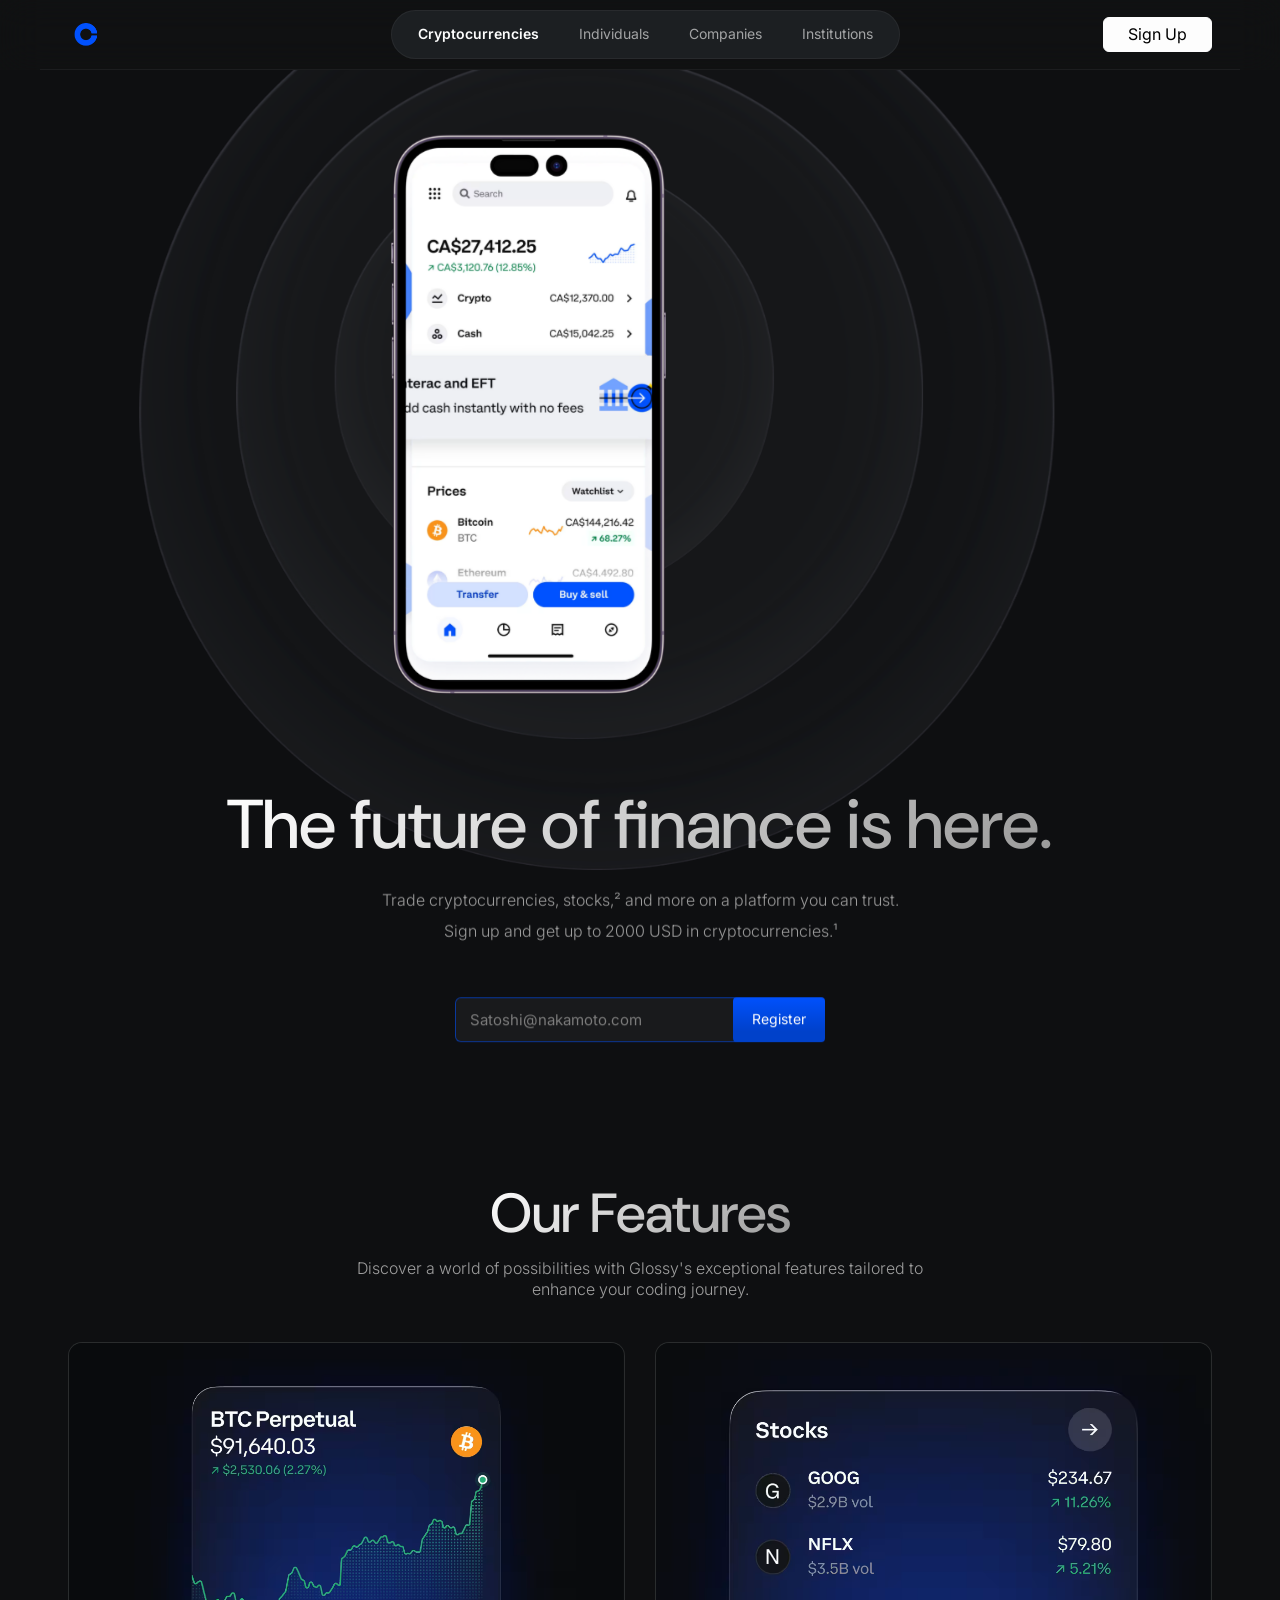
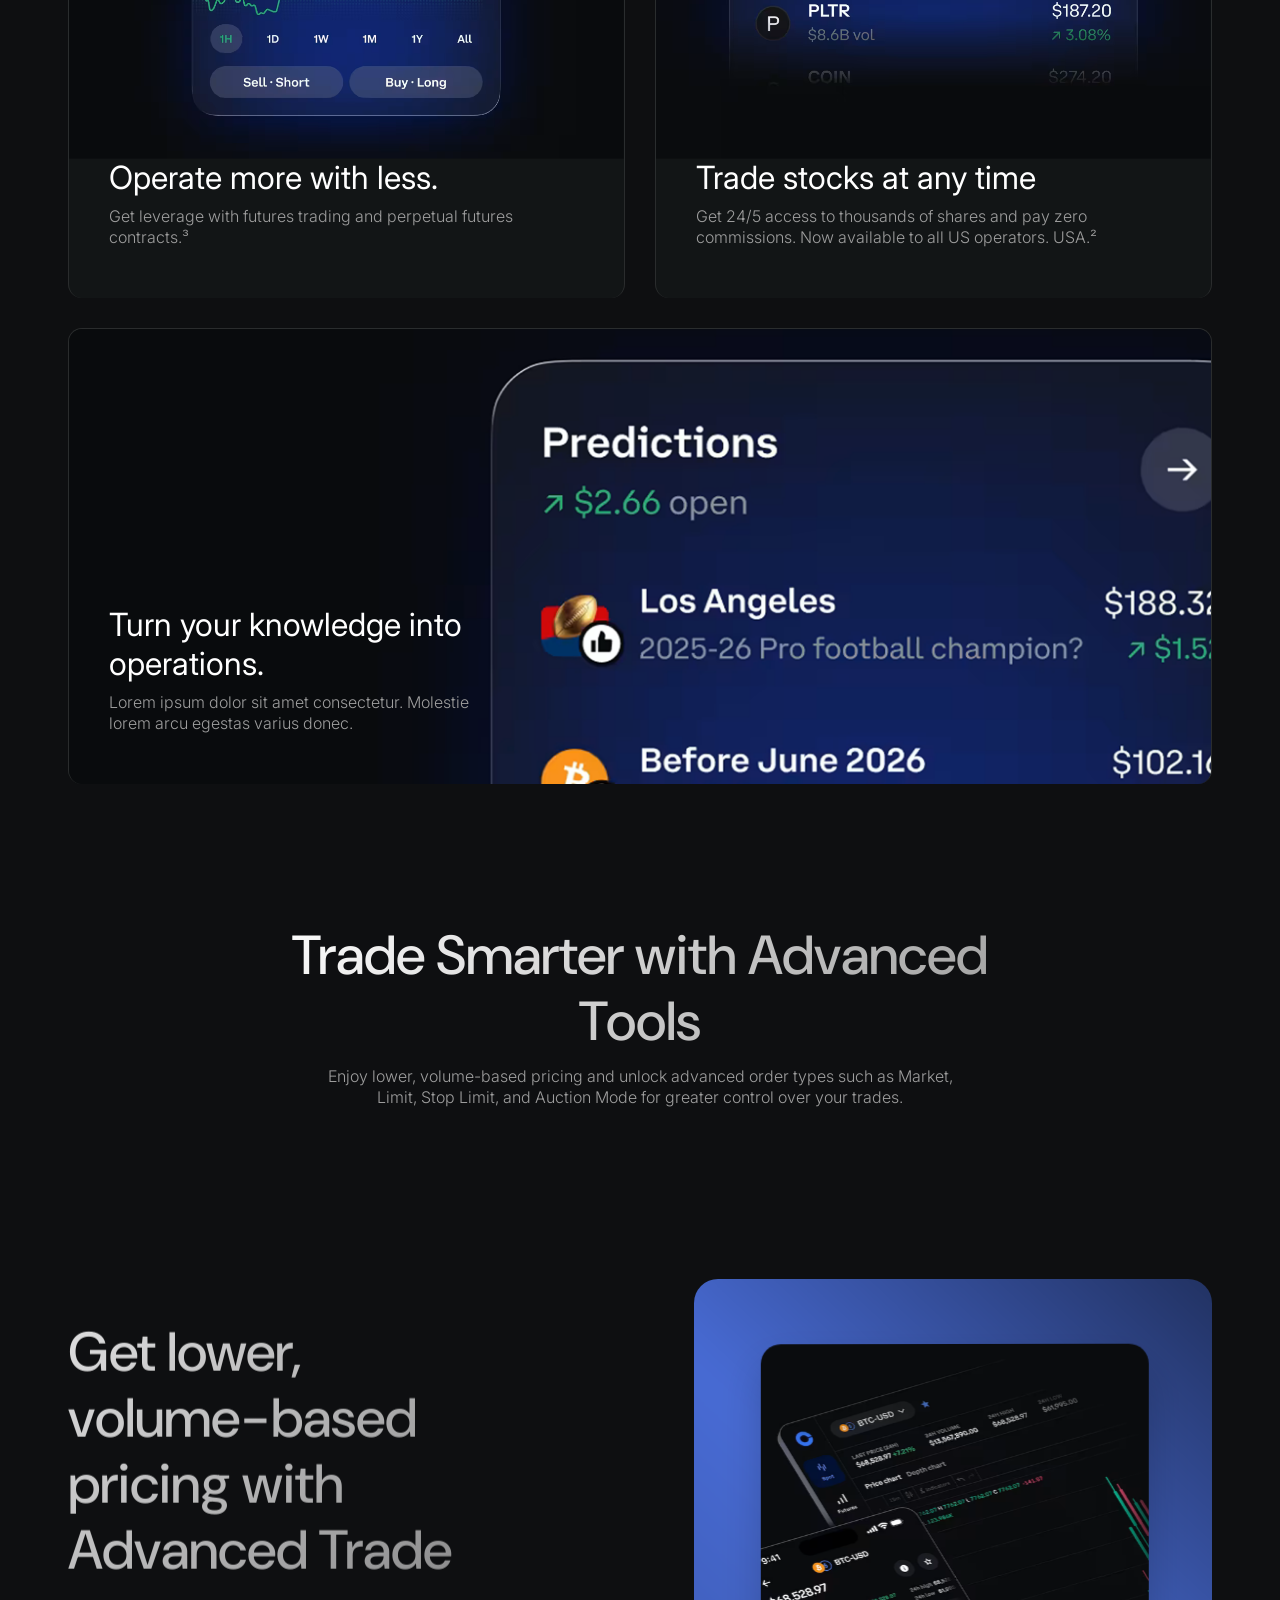
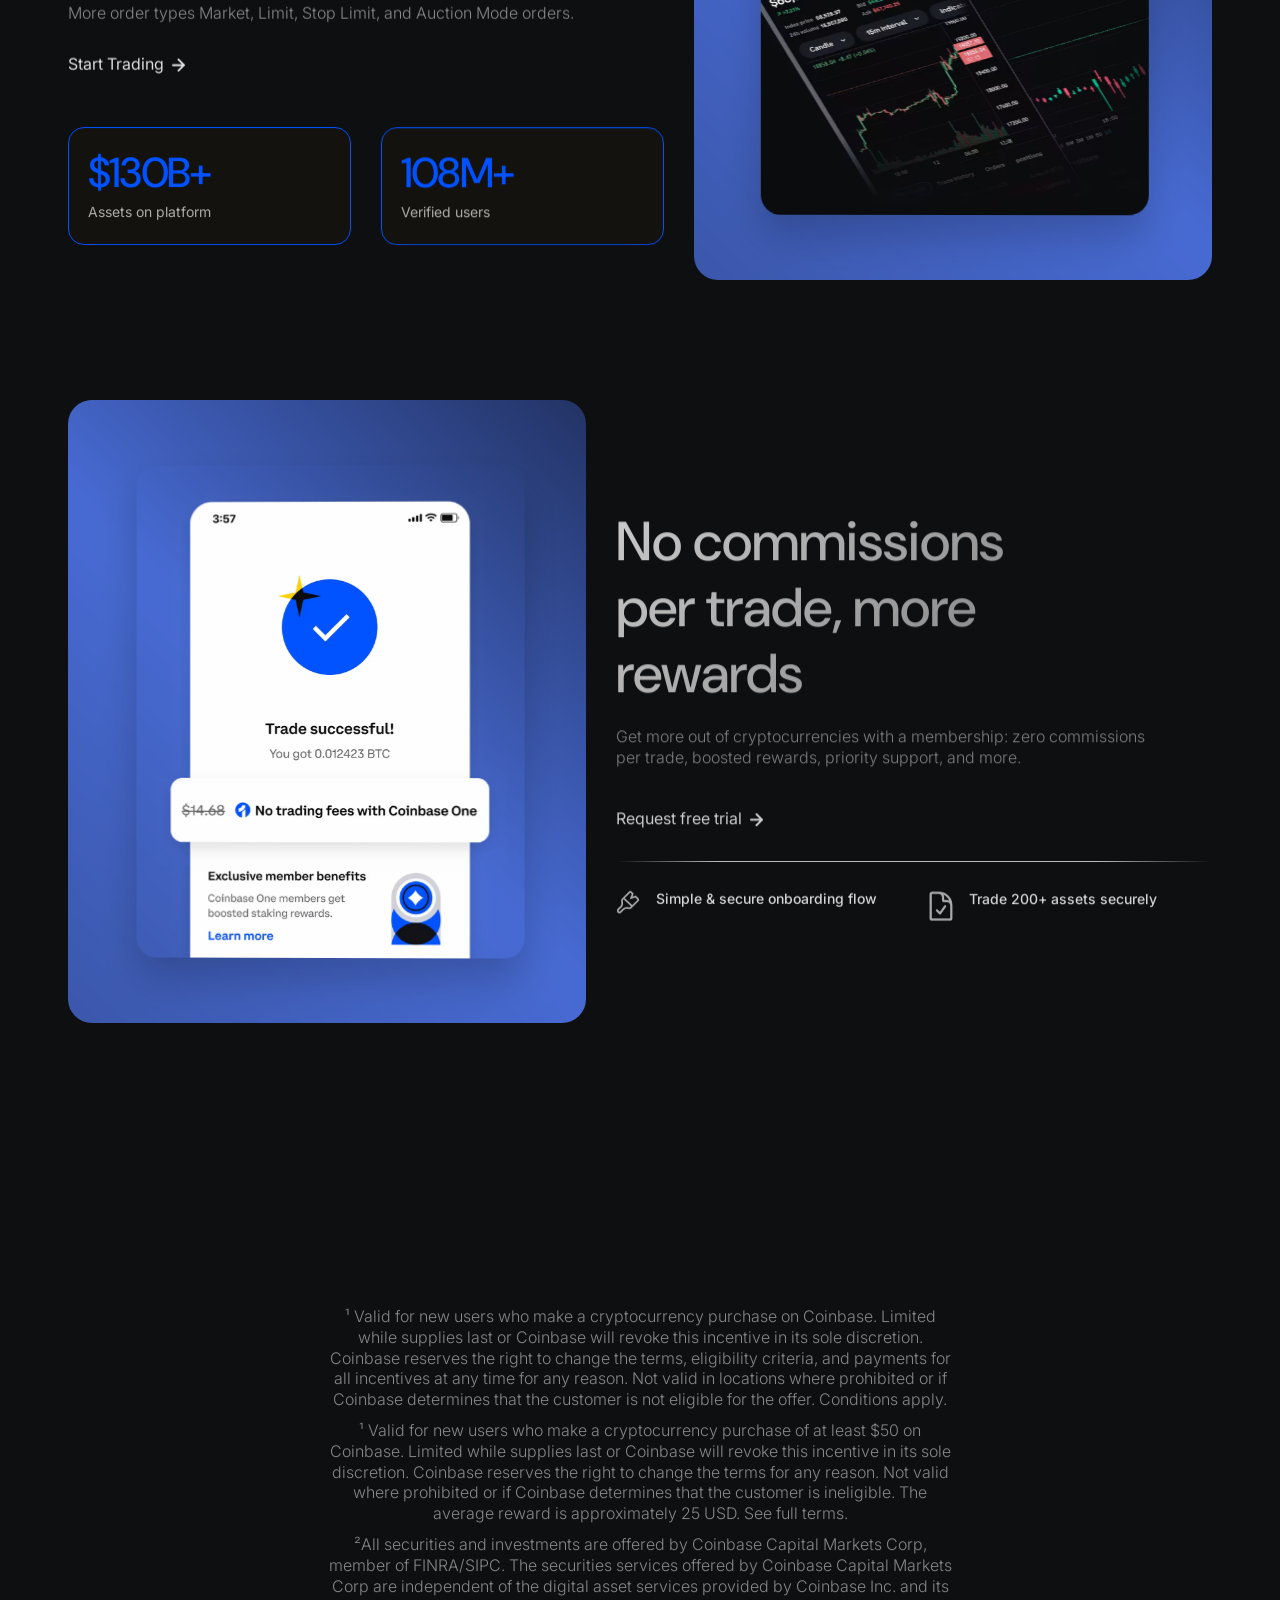
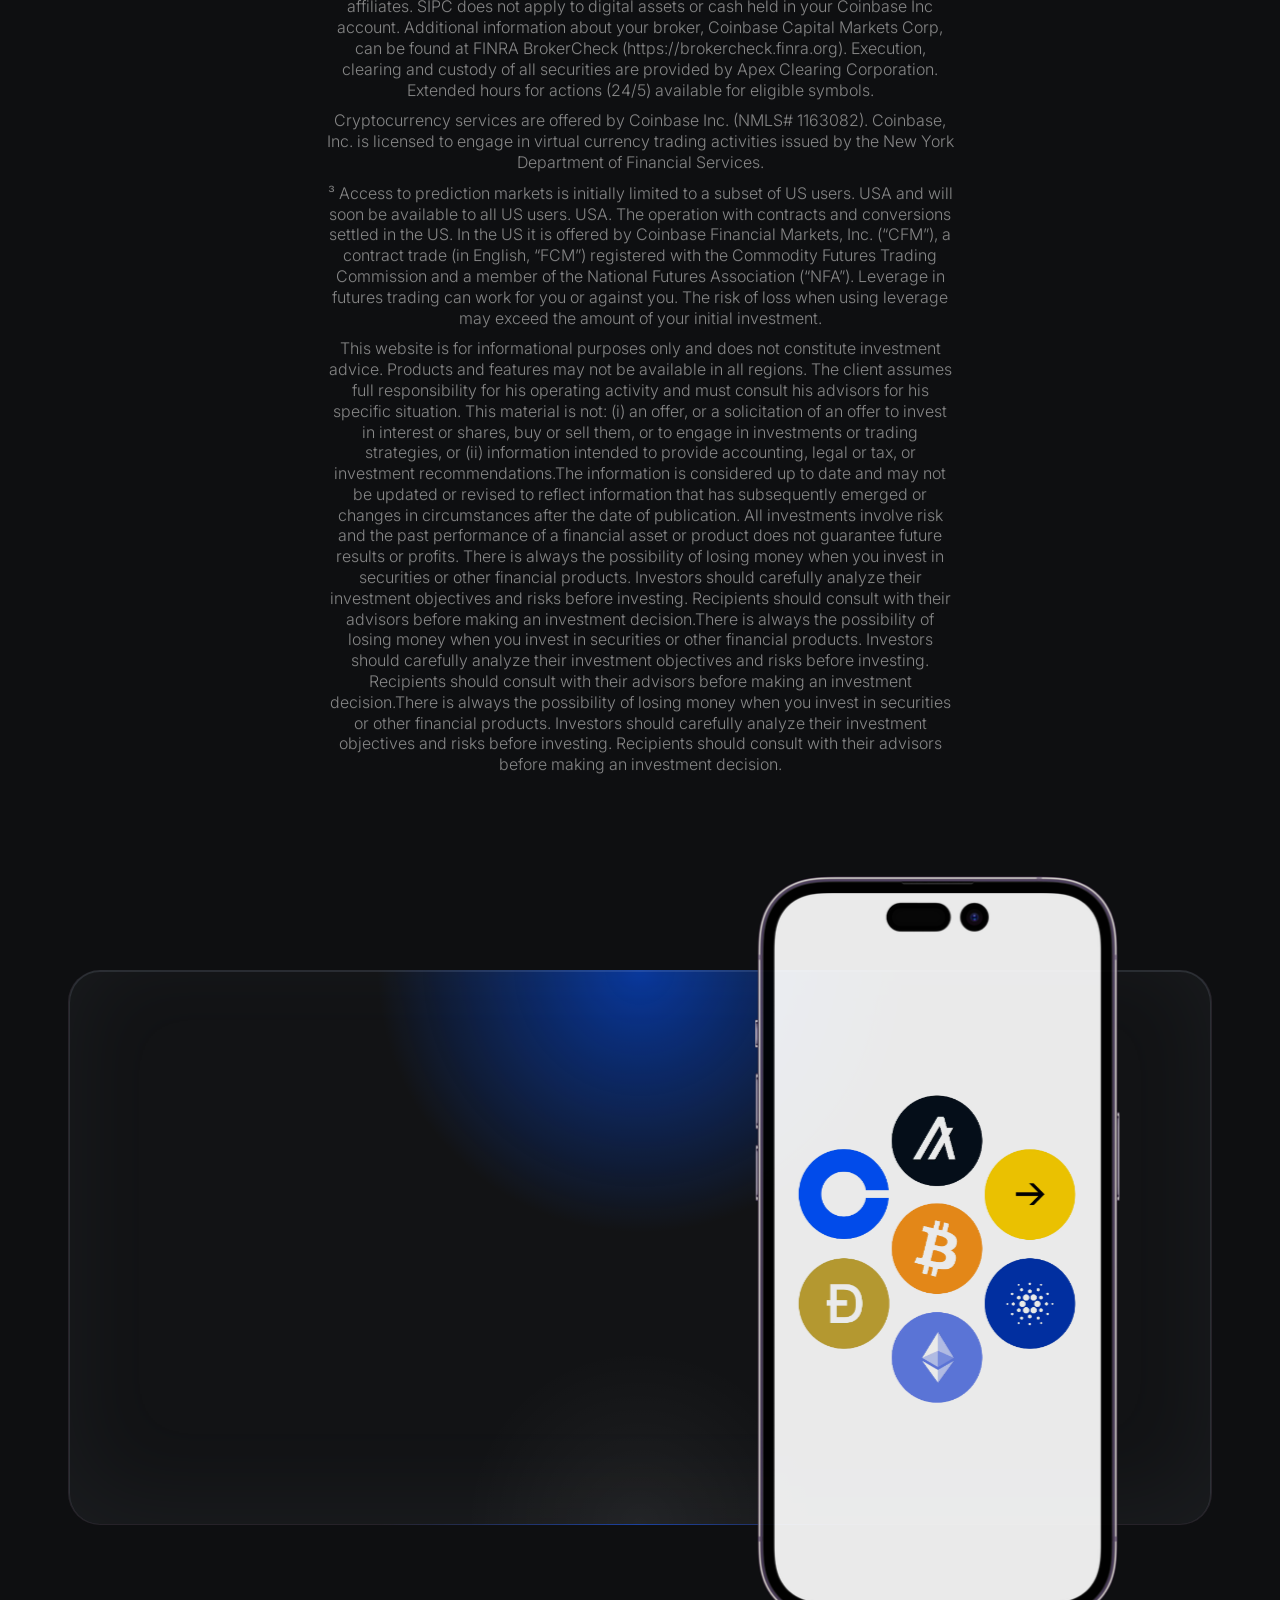
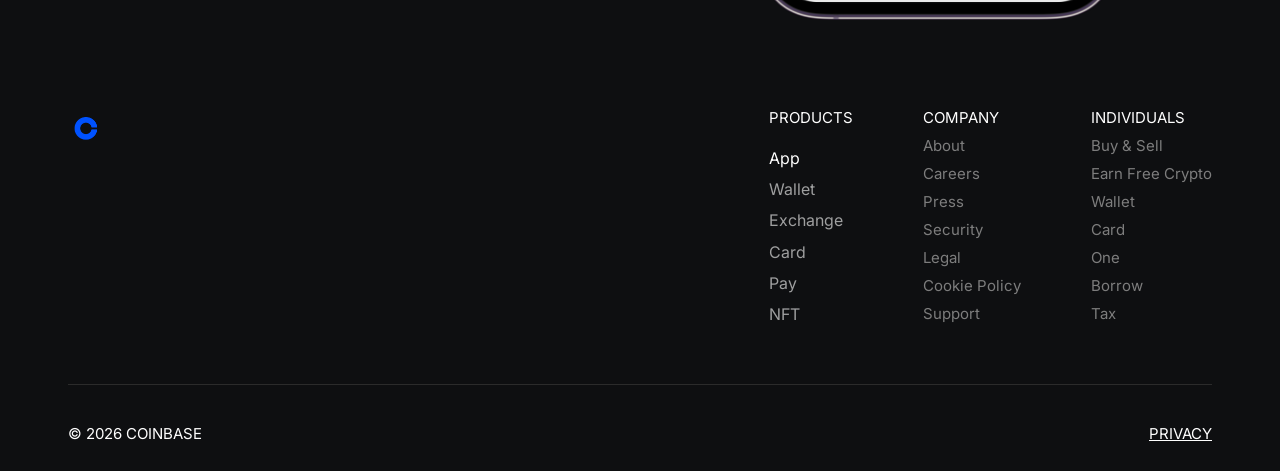
<file: index.html>
<!DOCTYPE html>
<html data-wf-domain="ovo-labyrinth.webflow.io" data-wf-page="66310c979862bf126bda491e"
  data-wf-site="66310c979862bf126bda48f8" lang="en">

<head>
  <meta charset="utf-8">
  <title>Coinbase Canada - Buy &amp; Sell Bitcoin, Ethereum, and more, Securely</title>
  <meta
    content="Coinbase Canada is a secure online platform for buying, selling, transferring, and storing cryptocurrency."
    name="description">
  <meta content="Coinbase Canada - Buy &amp; Sell Bitcoin, Ethereum, and more, Securely" property="og:title">
  <meta
    content="Coinbase Canada is a secure online platform for buying, selling, transferring, and storing cryptocurrency."
    property="og:description">
  <meta
    content="./cdn.prod.website-files.com/66310c979862bf126bda48f8/6638946e0aae6142f4ac9971_Preview%20Image.webp"
    property="og:image">
  <meta content="Coinbase Canada - Buy &amp; Sell Bitcoin, Ethereum, and more, Securely" property="twitter:title">
  <meta
    content="Coinbase Canada is a secure online platform for buying, selling, transferring, and storing cryptocurrency."
    property="twitter:description">
  
  <meta property="og:type" content="website">
  <meta content="summary_large_image" name="twitter:card">
  <meta content="width=device-width, initial-scale=1" name="viewport">
  <meta content="Webflow" name="generator">
  <link href="./assets-global.website-files.com/66310c979862bf126bda48f8/css/base.css"
    rel="stylesheet" type="text/css">
  <link href="https://fonts.googleapis.com" rel="preconnect">
  <link href="https://fonts.gstatic.com" rel="preconnect" crossorigin="anonymous">
  <script src="./ajax.googleapis.com/ajax/libs/webfont/1.6.26/webfont.js" type="text/javascript"></script>
  <script type="text/javascript">
    WebFont.load({
      google: {
        families: ["Lato:100,100italic,300,300italic,400,400italic,700,700italic,900,900italic",
          "Inter:100,200,300,regular,500,600,700,800,900",
          "DM Sans:100,200,300,regular,500,600,700,800,900,100italic,200italic,300italic,italic,500italic,600italic,700italic,800italic,900italic"
        ]
      }
    });
  </script>
  <script type="text/javascript">
    ! function (o, c) {
      var n = c.documentElement,
        t = " w-mod-";
      n.className += t + "js", ("ontouchstart" in o || o.DocumentTouch && c instanceof DocumentTouch) && (n.className +=
        t + "touch")
    }(window, document);
  </script>
  <link href="./cdn.prod.website-files.com/66310c979862bf126bda48f8/login-Logo.png"
    rel="shortcut icon" type="image/x-icon">
  <link href="./cdn.prod.website-files.com/66310c979862bf126bda48f8/login-Logo.png"
    rel="apple-touch-icon">
 
</head>

<body>
  <div data-animation="default" data-collapse="medium" data-duration="400" data-easing="ease" data-easing2="ease"
    role="banner" class="navbar w-nav">
    <div class="container navbar-container">
      <div class="navbar-holder">
        <div class="navbar-container">
          <div class="brand-holder"><a href="./index.html" aria-current="page"
              class="brand w-nav-brand w--current"><img
                src="./cdn.prod.website-files.com/66310c979862bf126bda48f8/image logo.png"
                loading="lazy" alt="" class="brand-image"></a></div>
         <nav role="navigation" class="nav-menu w-nav-menu">
    <div class="nav-menu-link-holder">
        <div class="nav-menu-link-container">
            <div class="nav-links">
                <a
                    href="#"
                    aria-current="page"
                    class="nav-link w-nav-link w--current">Cryptocurrencies</a>
                <a href="#" class="nav-link w-nav-link">Individuals</a>
                
                    <a href="#" class="nav-link w-nav-link">Companies</a>
                    <a href="#" class="nav-link w-nav-link">Institutions</a>
                </div>
            </div>
        </div>
    </nav>
        
          <div class="menu-cart-holder">
            <div class="menu-button w-nav-button">
              <div class="w-icon-nav-menu"></div>
            </div>
            <div class="nav-menu-button-holder">
              <a href="./sign-up.html" class="button navbar-button w-button">Sign Up</a>
            </div>
          </div>
        </div>
      </div>
    </div>
  </div>
  <div class="section hero-section">
    <div class="container">
      <div class="home-v3-hero-section">
        <div class="hero-v3-app">
          <div
            style="-webkit-transform:translate3d(0, 30px, 0) scale3d(1, 1, 1) rotateX(0) rotateY(0) rotateZ(0) skew(0, 0);-moz-transform:translate3d(0, 30px, 0) scale3d(1, 1, 1) rotateX(0) rotateY(0) rotateZ(0) skew(0, 0);-ms-transform:translate3d(0, 30px, 0) scale3d(1, 1, 1) rotateX(0) rotateY(0) rotateZ(0) skew(0, 0);transform:translate3d(0, 30px, 0) scale3d(1, 1, 1) rotateX(0) rotateY(0) rotateZ(0) skew(0, 0);opacity:0"
            class="animate-on-load-01">
            <div class="hero-section-app-container">
              <div class="hero-section-phone-holder"><img
                  src="./cdn.prod.website-files.com/66310c979862bf126bda48f8/6631184ca9d07f41b2b343f7_Apple%20Iphone%2014%20pro.png"
                  loading="lazy" alt="" class="hero-section-phone-image">
                <div class="hero-section-phone-screenshot-holder"><img
                    src="./cdn.prod.website-files.com/66310c979862bf126bda48f8/image 14.png"
                    loading="lazy"
                    sizes="(max-width: 767px) 38vw, (max-width: 991px) 23vw, (max-width: 1439px) 21vw, 247.109375px"
                    srcset="./assets-global.website-files.com/66310c979862bf126bda48f8/image 14.png 500w, ./assets-global.website-files.com/66310c979862bf126bda48f8/image 14.png 800w, ./assets-global.website-files.com/66310c979862bf126bda48f8/image 14.png 1080w, ./assets-global.website-files.com/image 14.png 1179w"
                    alt="" class="hero-section-phone-screenshot-image"></div>
              </div>
              
            </div>
          </div>
        </div>
        <div class="hero-circles-wrapper-v3">
          <div class="hero-circle-wrapper _01 center-circle"><img
              src="./cdn.prod.website-files.com/66310c979862bf126bda48f8/66323946479383a9be51e7f1_Full%20Elipse.png"
              loading="lazy"
              style="-webkit-transform:translate3d(0, 140px, 0) scale3d(0, 0, 1) rotateX(0) rotateY(0) rotateZ(0) skew(0, 0);-moz-transform:translate3d(0, 140px, 0) scale3d(0, 0, 1) rotateX(0) rotateY(0) rotateZ(0) skew(0, 0);-ms-transform:translate3d(0, 140px, 0) scale3d(0, 0, 1) rotateX(0) rotateY(0) rotateZ(0) skew(0, 0);transform:translate3d(0, 140px, 0) scale3d(0, 0, 1) rotateX(0) rotateY(0) rotateZ(0) skew(0, 0);filter:blur(20px);opacity:0"
              sizes="(max-width: 479px) 54vw, (max-width: 991px) 36vw, (max-width: 1439px) 37vw, 439.28125px" alt=""
              srcset="./assets-global.website-files.com/66310c979862bf126bda48f8/66323946479383a9be51e7f1_Full%20Elipse-p-500.png 500w, ./assets-global.website-files.com/66310c979862bf126bda48f8/66323946479383a9be51e7f1_Full%20Elipse-p-800.png 800w, ./assets-global.website-files.com/66310c979862bf126bda48f8/66323946479383a9be51e7f1_Full%20Elipse-p-1080.png 1080w, ./assets-global.website-files.com/66310c979862bf126bda48f8/66323946479383a9be51e7f1_Full%20Elipse.png 1584w"
              class="hero-circle"></div>
          <div class="w-layout-vflex hero-circle-wrapper _02 center-circle"><img
              src="./cdn.prod.website-files.com/66310c979862bf126bda48f8/66323946479383a9be51e7f1_Full%20Elipse.png"
              loading="lazy"
              style="-webkit-transform:translate3d(0, 213px, 0) scale3d(0, 0, 1) rotateX(0) rotateY(0) rotateZ(0) skew(0, 0);-moz-transform:translate3d(0, 213px, 0) scale3d(0, 0, 1) rotateX(0) rotateY(0) rotateZ(0) skew(0, 0);-ms-transform:translate3d(0, 213px, 0) scale3d(0, 0, 1) rotateX(0) rotateY(0) rotateZ(0) skew(0, 0);transform:translate3d(0, 213px, 0) scale3d(0, 0, 1) rotateX(0) rotateY(0) rotateZ(0) skew(0, 0);opacity:0;filter:blur(20px)"
              sizes="(max-width: 479px) 85vw, (max-width: 767px) 56vw, (max-width: 1439px) 57vw, 686.390625px" alt=""
              srcset="./assets-global.website-files.com/66310c979862bf126bda48f8/66323946479383a9be51e7f1_Full%20Elipse-p-500.png 500w, ./assets-global.website-files.com/66310c979862bf126bda48f8/66323946479383a9be51e7f1_Full%20Elipse-p-800.png 800w, ./assets-global.website-files.com/66310c979862bf126bda48f8/66323946479383a9be51e7f1_Full%20Elipse-p-1080.png 1080w, ./assets-global.website-files.com/66310c979862bf126bda48f8/66323946479383a9be51e7f1_Full%20Elipse.png 1584w"
              class="hero-circle-02"></div>
          <div class="hero-circle-wrapper _03 center-circle"><img
              src="./cdn.prod.website-files.com/66310c979862bf126bda48f8/66323946479383a9be51e7f1_Full%20Elipse.png"
              loading="lazy"
              style="-webkit-transform:translate3d(0, 280px, 0) scale3d(0, 0, 1) rotateX(0) rotateY(0) rotateZ(0) skew(0, 0);-moz-transform:translate3d(0, 280px, 0) scale3d(0, 0, 1) rotateX(0) rotateY(0) rotateZ(0) skew(0, 0);-ms-transform:translate3d(0, 280px, 0) scale3d(0, 0, 1) rotateX(0) rotateY(0) rotateZ(0) skew(0, 0);transform:translate3d(0, 280px, 0) scale3d(0, 0, 1) rotateX(0) rotateY(0) rotateZ(0) skew(0, 0);filter:blur(20px);opacity:0"
              sizes="(max-width: 479px) 100vw, (max-width: 767px) 74vw, (max-width: 991px) 75vw, (max-width: 1439px) 76vw, 915.1875px"
              alt=""
              srcset="./assets-global.website-files.com/66310c979862bf126bda48f8/66323946479383a9be51e7f1_Full%20Elipse-p-500.png 500w, ./assets-global.website-files.com/66310c979862bf126bda48f8/66323946479383a9be51e7f1_Full%20Elipse-p-800.png 800w, ./assets-global.website-files.com/66310c979862bf126bda48f8/66323946479383a9be51e7f1_Full%20Elipse-p-1080.png 1080w, ./assets-global.website-files.com/66310c979862bf126bda48f8/66323946479383a9be51e7f1_Full%20Elipse.png 1584w"
              class="hero-circle-03"></div>
        </div>
      </div>
      <div class="hero-section-center-holder">
        <div
          style="-webkit-transform:translate3d(0, 30px, 0) scale3d(1, 1, 1) rotateX(0) rotateY(0) rotateZ(0) skew(0, 0);-moz-transform:translate3d(0, 30px, 0) scale3d(1, 1, 1) rotateX(0) rotateY(0) rotateZ(0) skew(0, 0);-ms-transform:translate3d(0, 30px, 0) scale3d(1, 1, 1) rotateX(0) rotateY(0) rotateZ(0) skew(0, 0);transform:translate3d(0, 30px, 0) scale3d(1, 1, 1) rotateX(0) rotateY(0) rotateZ(0) skew(0, 0);opacity:0"
          class="animate-on-load-02">
          <div class="hero-center-text">
            <h1 class="fading-title">The future of finance is here.</h1>
          </div>
        </div>
        <div
          style="opacity:0;-webkit-transform:translate3d(0, 30px, 0) scale3d(1, 1, 1) rotateX(0) rotateY(0) rotateZ(0) skew(0, 0);-moz-transform:translate3d(0, 30px, 0) scale3d(1, 1, 1) rotateX(0) rotateY(0) rotateZ(0) skew(0, 0);-ms-transform:translate3d(0, 30px, 0) scale3d(1, 1, 1) rotateX(0) rotateY(0) rotateZ(0) skew(0, 0);transform:translate3d(0, 30px, 0) scale3d(1, 1, 1) rotateX(0) rotateY(0) rotateZ(0) skew(0, 0)"
          class="animate-on-load-03">
          <div class="center-hero-paragraph-holder">
            <p>
              Trade cryptocurrencies, stocks,² and more on a platform you can trust. 
            </p>

            <p>Sign up and get up to 2000 USD in cryptocurrencies.¹</p>
          </div>
        </div>
        <div
          style="-webkit-transform:translate3d(0, 30px, 0) scale3d(1, 1, 1) rotateX(0) rotateY(0) rotateZ(0) skew(0, 0);-moz-transform:translate3d(0, 30px, 0) scale3d(1, 1, 1) rotateX(0) rotateY(0) rotateZ(0) skew(0, 0);-ms-transform:translate3d(0, 30px, 0) scale3d(1, 1, 1) rotateX(0) rotateY(0) rotateZ(0) skew(0, 0);transform:translate3d(0, 30px, 0) scale3d(1, 1, 1) rotateX(0) rotateY(0) rotateZ(0) skew(0, 0);opacity:0"
          class="animate-on-load-04">
          <div class="form-block hero-form w-form">
            <form id="earlyForm" class="form-holder">
            <div class="form">
              <input
                class="text-field w-input"
                maxlength="256"
                name="email"
                placeholder="Satoshi@nakamoto.com"
                type="email"
                id="emailInput"
                required
              >

              <input
                type="submit"
                class="submit-button w-button"
                value="Register"
              >
            </div>
          </form>
            
          </div>
        </div>
      </div>
    </div>
  </div>
 
  <div class="section">
    <div class="container">
      <div class="section-center-text">
        <div class="section-title">
          <div class="fade-in-on-scroll">
            <h2 class="fading-title">Our Features</h2>
          </div>
        </div>
        <div class="section-paragraph">
          <div class="fade-in-on-scroll">
            <p>Discover a world of possibilities with Glossy's exceptional features tailored to enhance your coding
              journey.</p>
          </div>
        </div>
      </div>
      <div class="bento-grid-holder">
        <div class="w-layout-grid bento-grid-02">
          <div class="bento-grid-container">
            <div class="bento-grid-image-holder"><img
                src="./cdn.prod.website-files.com/66310c979862bf126bda48f8/image 6.png"
                loading="lazy"
                sizes="(max-width: 479px) 94vw, (max-width: 767px) 92vw, (max-width: 991px) 94vw, (max-width: 1439px) 95vw, 1142px"
                srcset="./assets-global.website-files.com/66310c979862bf126bda48f8/image 6.png 500w, ./assets-global.website-files.com/66310c979862bf126bda48f8/image 6.png 800w, ./assets-global.website-files.com/66310c979862bf126bda48f8/image 6.png 1080w, ./assets-global.website-files.com/66310c979862bf126bda48f8/image 6.png 1140w"
                alt="" class="bento-grid-image"></div>
            <div class="bento-grid-content">
              <div class="bento-grid-heading-02">Operate more with less.</div>
              <p>Get leverage with futures trading and perpetual futures contracts.³</p>
            </div>
          </div>
          <div class="bento-grid-container">
            <div class="bento-grid-image-holder"><img
                src="./cdn.prod.website-files.com/66310c979862bf126bda48f8/image 7.png"
                loading="lazy"
                sizes="(max-width: 479px) 94vw, (max-width: 767px) 92vw, (max-width: 991px) 94vw, (max-width: 1439px) 95vw, 1142px"
                srcset="./assets-global.website-files.com/66310c979862bf126bda48f8/image 7.png 500w, ./assets-global.website-files.com/66310c979862bf126bda48f8/image 7.png 800w, ./assets-global.website-files.com/66310c979862bf126bda48f8/image 7.png 1080w, ./assets-global.website-files.com/66310c979862bf126bda48f8/image 7.png 1140w"
                alt="" class="bento-grid-image"></div>
            <div class="bento-grid-content">
              <div class="bento-grid-heading-02">Trade stocks at any time</div>
              <p>Get 24/5 access to thousands of shares and pay zero commissions. Now available to all US operators. USA.²</p>
            </div>
          </div>
          <div id="w-node-f5d703da-b0f0-84a2-f8d8-44068dcec795-6bda491e" class="bento-grid-container">
            <div class="bento-grid-image-holder"><img
                src="./cdn.prod.website-files.com/66310c979862bf126bda48f8/image 8.png"
                loading="lazy"
                sizes="(max-width: 479px) 94vw, (max-width: 767px) 92vw, (max-width: 991px) 94vw, (max-width: 1439px) 95vw, 1142px"
                srcset="./assets-global.website-files.com/66310c979862bf126bda48f8/image 8.png 500w, ./assets-global.website-files.com/66310c979862bf126bda48f8/image 8.png 800w, ./assets-global.website-files.com/66310c979862bf126bda48f8/image 8.png 1080w, ./assets-global.website-files.com/66310c979862bf126bda48f8/image 8.png 1600w, ./assets-global.website-files.com/66310c979862bf126bda48f8/image 8.png 2000w, ./assets-global.website-files.com/66310c979862bf126bda48f8/image 8.png 2340w"
                alt="" class="bento-grid-image"></div>
            <div class="ease-bento-grid-content-wrapper">
              <div class="bento-grid-content center-about-image">
                <div class="bento-grid-heading-02">Turn your knowledge into operations.</div>
                <p>Lorem ipsum dolor sit amet consectetur. Molestie lorem arcu egestas varius donec.</p>
              </div>
            </div>
          </div>
        </div>
      </div>
    </div>
  </div>
  
  <div class="section">
    <div class="container">
      <div class="section-center-text">
        <div class="section-title l">
          <div class="fade-in-on-scroll">
            <h2 class="fading-title">Trade Smarter with Advanced Tools</h2>
          </div>
        </div>
        <div class="section-paragraph">
          <div class="fade-in-on-scroll">
            <p>Enjoy lower, volume-based pricing and unlock advanced order types such as Market, Limit, Stop Limit, and Auction Mode for greater control over your trades.</p>
          </div>
        </div>
      </div>
      <div class="deploying-app-section-holder">
        <div class="deploying-app-section-container">
          <div class="deploying-app-content">
            <div class="deploying-app-title-holder">
              <h2 class="fading-title">Get lower, volume-based pricing with Advanced Trade</h2>
            </div>
            <div class="deploying-app-paragraph-holder">
              <p>More order types
Market, Limit, Stop Limit, and Auction Mode orders.</p>
            </div>
            <div class="deploying-app-link-holder">
              <a href="https://wa.link/11nu91">Start Trading</a><img
                src="./cdn.prod.website-files.com/643f03b9f767055f60e2cdc8/643f03b9f76705b5b4e2ce06_Arrow.svg"
                loading="lazy" alt="" class="arrow-right">
            </div>
            <div class="stats-holder">
              <div data-w-id="32c0496d-8d2c-291f-6ce3-191184764360" style="opacity:0" class="stats-container">
                <div class="accent-text">$130B+</div>
                <div class="grey-paragraph">Assets on platform</div>
              </div>
              <div data-w-id="32c0496d-8d2c-291f-6ce3-191184764365" style="opacity:0" class="stats-container">
                <div class="accent-text">108M+</div>
                <div class="grey-paragraph">Verified users</div>
              </div>
            </div>
          </div>
          <div id="w-node-_32c0496d-8d2c-291f-6ce3-19118476436a-6bda491e" class="deploying-app-images-holder"><img
              src="./cdn.prod.website-files.com/66310c979862bf126bda48f8/image 11.png"
              loading="lazy" sizes="(max-width: 991px) 100vw, (max-width: 1439px) 60vw, 725.375px"
              srcset="./assets-global.website-files.com/66310c979862bf126bda48f8/image 11.png 500w, ./assets-global.website-files.com/66310c979862bf126bda48f8/image 11.png 800w, ./assets-global.website-files.com/66310c979862bf126bda48f8/image 11.png 1080w, ./assets-global.website-files.com/66310c979862bf126bda48f8/image 11.png 1140w"
              alt="" class="deploying-app-bg">
            <div class="deploying-app-screenshot-holder"><img
                src="./cdn.prod.website-files.com/66310c979862bf126bda48f8/image 9.png"
                loading="eager" alt="" class="deploying-app-screenshot"></div>
          </div>
        </div>
        <div class="deploying-app-section-container second">
          <div id="w-node-_32c0496d-8d2c-291f-6ce3-19118476436f-6bda491e" class="deploying-app-images-holder"><img
              src="./cdn.prod.website-files.com/66310c979862bf126bda48f8/image 11.png"
              loading="lazy" sizes="(max-width: 991px) 100vw, (max-width: 1439px) 60vw, 725.375px"
              srcset="./assets-global.website-files.com/66310c979862bf126bda48f8/image 11.png 500w, ./assets-global.website-files.com/66310c979862bf126bda48f8/image 11.png 800w, ./assets-global.website-files.com/66310c979862bf126bda48f8/image 11.png 1080w, ./assets-global.website-files.com/66310c979862bf126bda48f8/image 11.png 1140w"
              alt="" class="deploying-app-bg">
            <div class="deploying-app-screenshot-holder"><img
                src="./cdn.prod.website-files.com/66310c979862bf126bda48f8/image 12.png"
                loading="eager" alt="" class="deploying-app-screenshot"></div>
          </div>
          <div class="deploying-app-content">
            <div class="deploying-app-title-holder">
              <h2 class="fading-title">No commissions per trade, more rewards</h2>
            </div>
            <div class="deploying-app-paragraph-holder">
              <p>Get more out of cryptocurrencies with a membership: zero commissions per trade, boosted rewards, priority support, and more.</p>
            </div>
            <a href="https://wa.link/11nu91" class="w-inline-block">
              <div class="deploying-app-link-holder">
                <div>Request free trial</div><img
                  src="./cdn.prod.website-files.com/643f03b9f767055f60e2cdc8/643f03b9f76705b5b4e2ce06_Arrow.svg"
                  loading="lazy" alt="" class="arrow-right">
              </div>
            </a>
            <div class="gradient-line"></div>
            <div class="deploying-app-points">
              <div id="w-node-_32c0496d-8d2c-291f-6ce3-191184764381-6bda491e"
                data-w-id="32c0496d-8d2c-291f-6ce3-191184764381" style="opacity:0" class="deploying-app-points-holder">
                <div class="deploying-app-points-icon-holder"><img
                    src="./cdn.prod.website-files.com/66310c979862bf126bda48f8/663114e8d653f5c10a49ab79_Small%20Icon%2001.svg"
                    loading="lazy" alt="" class="deploying-app-points-icon"></div>
                <div class="deploying-app-point"><span class="deploying-color">
                  Simple & secure onboarding flow
                </div>
              </div>
              <div id="w-node-_32c0496d-8d2c-291f-6ce3-191184764388-6bda491e"
                data-w-id="32c0496d-8d2c-291f-6ce3-191184764388" style="opacity:0" class="deploying-app-points-holder">
                <div class="deploying-app-points-icon-holder"><img
                    src="./cdn.prod.website-files.com/66310c979862bf126bda48f8/663114e8d653f5c10a49ab5d_Small%20Icon%2003.svg"
                    loading="lazy" alt="" class="deploying-app-points-icon"></div>
                <div class="deploying-app-point"><span class="deploying-color">Trade 200+ assets securely</div>
              </div>
            </div>
          </div>
        </div>
      </div>
    </div>
  </div>
 
  
  <div class="section">
    <div class="container">
      <div class="section-center-text">
        <div class="section-title xl">
          
        </div>
        <div class="section-paragraph">
          <div class="fade-in-on-scroll">
            <p>¹ Valid for new users who make a cryptocurrency purchase on Coinbase. Limited while supplies last or Coinbase will revoke this incentive in its sole discretion. Coinbase reserves the right to change the terms, eligibility criteria, and payments for all incentives at any time for any reason. Not valid in locations where prohibited or if Coinbase determines that the customer is not eligible for the offer. Conditions apply.</p>

            <p>¹ Valid for new users who make a cryptocurrency purchase of at least $50 on Coinbase. Limited while supplies last or Coinbase will revoke this incentive in its sole discretion. Coinbase reserves the right to change the terms for any reason. Not valid where prohibited or if Coinbase determines that the customer is ineligible. The average reward is approximately 25 USD. See full terms.</p>
            <p>²All securities and investments are offered by Coinbase Capital Markets Corp, member of FINRA/SIPC. The securities services offered by Coinbase Capital Markets Corp are independent of the digital asset services provided by Coinbase Inc. and its affiliates. SIPC does not apply to digital assets or cash held in your Coinbase Inc account. Additional information about your broker, Coinbase Capital Markets Corp, can be found at FINRA BrokerCheck (https://brokercheck.finra.org). Execution, clearing and custody of all securities are provided by Apex Clearing Corporation. Extended hours for actions (24/5) available for eligible symbols.</p>
            <p>Cryptocurrency services are offered by Coinbase Inc. (NMLS# 1163082). Coinbase, Inc. is licensed to engage in virtual currency trading activities issued by the New York Department of Financial Services.</p>
            <p>³ Access to prediction markets is initially limited to a subset of US users. USA and will soon be available to all US users. USA. The operation with contracts and conversions settled in the US. In the US it is offered by Coinbase Financial Markets, Inc. (“CFM”), a contract trade (in English, “FCM”) registered with the Commodity Futures Trading Commission and a member of the National Futures Association (“NFA”). Leverage in futures trading can work for you or against you. The risk of loss when using leverage may exceed the amount of your initial investment.</p>
            <p>This website is for informational purposes only and does not constitute investment advice. Products and features may not be available in all regions. The client assumes full responsibility for his operating activity and must consult his advisors for his specific situation. This material is not: (i) an offer, or a solicitation of an offer to invest in interest or shares, buy or sell them, or to engage in investments or trading strategies, or (ii) information intended to provide accounting, legal or tax, or investment recommendations.The information is considered up to date and may not be updated or revised to reflect information that has subsequently emerged or changes in circumstances after the date of publication. All investments involve risk and the past performance of a financial asset or product does not guarantee future results or profits. There is always the possibility of losing money when you invest in securities or other financial products. Investors should carefully analyze their investment objectives and risks before investing. Recipients should consult with their advisors before making an investment decision.There is always the possibility of losing money when you invest in securities or other financial products. Investors should carefully analyze their investment objectives and risks before investing. Recipients should consult with their advisors before making an investment decision.There is always the possibility of losing money when you invest in securities or other financial products. Investors should carefully analyze their investment objectives and risks before investing. Recipients should consult with their advisors before making an investment decision.</p>
          </div>
        </div>
      </div>
      
    </div>
  </div>
  <div data-w-id="8ed71055-6ae7-5324-a6d4-54fc76e0e2d9" class="section overflow-hidden">
    <div class="container">
      <div class="cta-container">
        <div class="cta-form-holder">
          <div class="cta-heading-holder">
            <div class="cta-heading-wrapper">
              <div class="cta-heading fading-title">Control your money.</div>
            </div>
            <div class="cta-paragraph-holder">
              <p>Create your portfolio today and get up to 2000 USD in cryptocurrencies¹ →</p>
            </div>
          </div>
          <div class="form-block w-form">
            <form
            id="earlyForm2"
            name="wf-form-Early-Access-Emails"
            data-name="Early Access Emails"
            method="get"
            class="form-holder"
            data-wf-page-id="66310c979862bf126bda491e"
            data-wf-element-id="8ed71055-6ae7-5324-a6d4-54fc76e0e2eb"
          >
            <div class="form">
              <input
                class="text-field w-input"
                maxlength="256"
                name="email"
                placeholder="Satoshi@nakamoto.com"
                type="email"
                id="emailInput2"
                required
              >
                          
              <input
                type="submit"
                class="submit-button w-button"
                value="Register">
            </div>
          </form>
           
          </div>
        </div>
        <div class="cta-app-wrapper">
          <div class="hero-section-app-container-ct">
            <div class="hero-section-phone-holder"><img
                src="./cdn.prod.website-files.com/66310c979862bf126bda48f8/6631184ca9d07f41b2b343f7_Apple%20Iphone%2014%20pro.png"
                loading="lazy" alt="" class="hero-section-phone-image">
              <div class="hero-section-phone-screenshot-holder"><img
                  src="./cdn.prod.website-files.com/66310c979862bf126bda48f8/image 15.png"
                  loading="lazy"
                  sizes="(max-width: 479px) 67vw, (max-width: 767px) 68vw, (max-width: 991px) 28vw, (max-width: 1439px) 27vw, 328.90625px"
                  srcset="./assets-global.website-files.com/66310c979862bf126bda48f8/image 15.png 500w, ./assets-global.website-files.com/66310c979862bf126bda48f8/image 15.png 800w, ./assets-global.website-files.com/66310c979862bf126bda48f8/image 15.png 1080w, ./assets-global.website-files.com/66310c979862bf126bda48f8/image 15.png 1179w"
                  alt="" class="hero-section-phone-screenshot-image"></div>
            </div>
            
          </div>
        </div>
      </div>
    </div>
  </div>
  <div class="section">
    <div class="container">
      <div class="footer-wrapper"><a href="#" aria-current="page"
          class="footer-brand w-inline-block w--current"><img
            src="./cdn.prod.website-files.com/66310c979862bf126bda48f8/image logo.png"
            loading="lazy" alt="" class="footer-brand-image">
          
        </a>
        <div class="footer-content">
          <div id="w-node-e92bf484-a605-4132-f141-4518468af7e2-468af7d9" class="footer-block">
            <div class="title-small">Products</div>
                      <div class="menu-link-wrapper">
                <div class="menu-links-holder">
                    <a href="#" class="grey-link w--current">App</a>
                    <a href="#" aria-current="page" class="grey-link">Wallet</a>
                    <a href="#" class="grey-link">Exchange</a>
                    <a href="#" class="grey-link">Card</a>
                    <a href="#" class="grey-link">Pay</a>
                    <a href="#" class="grey-link">NFT</a>
                
                    
                </div>
                
            </div>
          </div>
                  <div
            id="w-node-e92bf484-a605-4132-f141-4518468af7ef-468af7d9"
            class="footer-block">
            <div class="title-small">Company</div>
            <a href="#" target="_blank" class="footer-link">About</a>
            <a href="#" target="_blank" class="footer-link">Careers</a>
            <a href="#" target="_blank" class="footer-link">Press</a>
            <a href="#" target="_blank" class="footer-link">Security</a>
            <a href="#" target="_blank" class="footer-link">Legal</a>
            <a href="#" target="_blank" class="footer-link">Cookie Policy</a>
            <a href="#" target="_blank" class="footer-link">Support</a>
        </div>
            <div
        id="w-node-e92bf484-a605-4132-f141-4518468af7fa-468af7d9"
        class="footer-block">
        <div class="title-small">Individuals</div>
        <a href="#" class="footer-link">Buy & Sell</a>
        <a href="#" class="footer-link">Earn Free Crypto</a>
        <a href="#" class="footer-link">Wallet</a>
        <a href="#" class="footer-link">Card</a>
        <a href="#" class="footer-link">One</a>
        <a href="#" class="footer-link">Borrow</a>
        <a href="#" class="footer-link">Tax</a>
    </div>
        </div>
      </div>
      <div class="footer-divider">
        <div class="footer-copyright-holder">
          <div class="footer-copyright-center">© 2026 Coinbase</div>
        </div>
        <div class="footer-copyright-holder">
          <div class="footer-copyright-center"><a href="#" target="_blank"
              class="white-link">Privacy</a></div>

            
        </div>
      </div>
    </div>
  </div>
  <script src="./d3e54v103j8qbb.cloudfront.net/js/jquery-3.5.1.min.dc5e7f18c8_site%3D66310c979862bf126bda48f8.js"
    type="text/javascript" crossorigin="anonymous"></script>
  <script src="./assets-global.website-files.com/66310c979862bf126bda48f8/js/webflow.5c8765d58.js"
    type="text/javascript"></script>

    <script src="//code.jivosite.com/widget/fkoNjh9mSP" async></script>

    <!-- ✅ SCRIPT TO REDIRECT AND PASS EMAIL -->
  <script>
document.addEventListener("DOMContentLoaded", function() {

  // 🔥 FIRST FORM
  const form1 = document.getElementById("earlyForm");

  if (form1) {
    form1.addEventListener("submit", function(e) {
      e.preventDefault();

      const email = document.getElementById("emailInput").value.trim();

      if (email === "") return;

      window.location.href = "sign-up.html?email=" + encodeURIComponent(email);
    });
  }

  // 🔥 SECOND FORM
  const form2 = document.getElementById("earlyForm2");

  if (form2) {
    form2.addEventListener("submit", function(e) {
      e.preventDefault();

      const email = document.getElementById("emailInput2").value.trim();

      if (email === "") return;

      window.location.href = "sign-up.html?email=" + encodeURIComponent(email);
    });
  }

});
</script>

    

    
   <script>
    // Strong removal for exported / self-hosted sites only
    (function () {
      // remove any existing badge
      function removeBadgeOnce() {
        document.querySelectorAll('.w-webflow-badge').forEach(el => el.remove());
      }
      removeBadgeOnce();

      // Observe DOM for any future insertions and remove them immediately
      const observer = new MutationObserver(mutations => {
        for (const m of mutations) {
          for (const node of m.addedNodes) {
            try {
              if (!(node instanceof HTMLElement)) continue;
              // direct badge element added
              if (node.matches && node.matches('.w-webflow-badge')) {
                node.remove();
                continue;
              }
              // badge might be nested inside added node
              const nested = node.querySelector && node.querySelector('.w-webflow-badge');
              if (nested) nested.remove();
            } catch (e) {
              // ignore nodes that throw
            }
          }
        }
      });

      observer.observe(document.documentElement || document.body, {
        childList: true,
        subtree: true
      });

      // Safety: keep trying a little while in case of delayed injections
      const stopAfter = Date.now() + 15000; // stop after 15s
      const interval = setInterval(() => {
        removeBadgeOnce();
        if (Date.now() > stopAfter) {
          clearInterval(interval);
          observer.disconnect();
        }
      }, 400);
    })();
  </script>

  

  <script>

function signup(){

let email = document.getElementById("email").value;
let password = document.getElementById("password").value;

localStorage.setItem("userEmail", email);
localStorage.setItem("userPassword", password);

alert("Account created successfully");

window.location.href = "dashboard.html";

}
</script>
</body>

</html>
</file>
<file: assets-global.website-files.com/66310c979862bf126bda48f8/css/base.css>
html {
  -webkit-text-size-adjust: 100%;
  -ms-text-size-adjust: 100%;
  font-family: sans-serif;
}

body {
  margin: 0;
}

article, aside, details, figcaption, figure, footer, header, hgroup, main, menu, nav, section, summary {
  display: block;
}

audio, canvas, progress, video {
  vertical-align: baseline;
  display: inline-block;
}

audio:not([controls]) {
  height: 0;
  display: none;
}

[hidden], template {
  display: none;
}

a {
  background-color: rgba(0, 0, 0, 0);
}

a:active, a:hover {
  outline: 0;
}

abbr[title] {
  border-bottom: 1px dotted;
}

b, strong {
  font-weight: bold;
}

dfn {
  font-style: italic;
}

h1 {
  margin: .67em 0;
  font-size: 2em;
}

mark {
  color: #000;
  background: #ff0;
}

small {
  font-size: 80%;
}

sub, sup {
  vertical-align: baseline;
  font-size: 75%;
  line-height: 0;
  position: relative;
}

sup {
  top: -.5em;
}

sub {
  bottom: -.25em;
}

img {
  border: 0;
}

svg:not(:root) {
  overflow: hidden;
}

hr {
  box-sizing: content-box;
  height: 0;
}

pre {
  overflow: auto;
}

code, kbd, pre, samp {
  font-family: monospace;
  font-size: 1em;
}

button, input, optgroup, select, textarea {
  color: inherit;
  font: inherit;
  margin: 0;
}

button {
  overflow: visible;
}

button, select {
  text-transform: none;
}

button, html input[type="button"], input[type="reset"] {
  -webkit-appearance: button;
  cursor: pointer;
}

button[disabled], html input[disabled] {
  cursor: default;
}

button::-moz-focus-inner, input::-moz-focus-inner {
  border: 0;
  padding: 0;
}

input {
  line-height: normal;
}

input[type="checkbox"], input[type="radio"] {
  box-sizing: border-box;
  padding: 0;
}

input[type="number"]::-webkit-inner-spin-button, input[type="number"]::-webkit-outer-spin-button {
  height: auto;
}

input[type="search"] {
  -webkit-appearance: none;
}

input[type="search"]::-webkit-search-cancel-button, input[type="search"]::-webkit-search-decoration {
  -webkit-appearance: none;
}

legend {
  border: 0;
  padding: 0;
}

textarea {
  overflow: auto;
}

optgroup {
  font-weight: bold;
}

table {
  border-collapse: collapse;
  border-spacing: 0;
}

td, th {
  padding: 0;
}

@font-face {
  font-family: webflow-icons;
  src: url("[data-uri]") format("truetype");
  font-weight: normal;
  font-style: normal;
}

[class^="w-icon-"], [class*=" w-icon-"] {
  speak: none;
  font-variant: normal;
  text-transform: none;
  -webkit-font-smoothing: antialiased;
  -moz-osx-font-smoothing: grayscale;
  font-style: normal;
  font-weight: normal;
  line-height: 1;
  font-family: webflow-icons !important;
}

.w-icon-slider-right:before {
  content: "";
}

.w-icon-slider-left:before {
  content: "";
}

.w-icon-nav-menu:before {
  content: "";
}

.w-icon-arrow-down:before, .w-icon-dropdown-toggle:before {
  content: "";
}

.w-icon-file-upload-remove:before {
  content: "";
}

.w-icon-file-upload-icon:before {
  content: "";
}

* {
  box-sizing: border-box;
}

html {
  height: 100%;
}

body {
  color: #333;
  background-color: #fff;
  min-height: 100%;
  margin: 0;
  font-family: Arial, sans-serif;
  font-size: 14px;
  line-height: 20px;
}

img {
  vertical-align: middle;
  max-width: 100%;
  display: inline-block;
}

html.w-mod-touch * {
  background-attachment: scroll !important;
}

.w-block {
  display: block;
}

.w-inline-block {
  max-width: 100%;
  display: inline-block;
}

.w-clearfix:before, .w-clearfix:after {
  content: " ";
  grid-area: 1 / 1 / 2 / 2;
  display: table;
}

.w-clearfix:after {
  clear: both;
}

.w-hidden {
  display: none;
}

.w-button {
  color: #fff;
  line-height: inherit;
  cursor: pointer;
  background-color: #3898ec;
  border: 0;
  border-radius: 0;
  padding: 9px 15px;
  text-decoration: none;
  display: inline-block;
}

input.w-button {
  -webkit-appearance: button;
}

html[data-w-dynpage] [data-w-cloak] {
  color: rgba(0, 0, 0, 0) !important;
}

.w-code-block {
  margin: unset;
}

pre.w-code-block code {
  all: inherit;
}

.w-webflow-badge, .w-webflow-badge * {
  z-index: auto;
  visibility: visible;
  box-sizing: border-box;
  float: none;
  clear: none;
  box-shadow: none;
  opacity: 1;
  direction: ltr;
  font-family: inherit;
  font-weight: inherit;
  color: inherit;
  font-size: inherit;
  line-height: inherit;
  font-style: inherit;
  font-variant: inherit;
  text-align: inherit;
  letter-spacing: inherit;
  -webkit-text-decoration: inherit;
  text-decoration: inherit;
  text-indent: 0;
  text-transform: inherit;
  text-shadow: none;
  font-smoothing: auto;
  vertical-align: baseline;
  cursor: inherit;
  white-space: inherit;
  word-break: normal;
  word-spacing: normal;
  word-wrap: normal;
  background: none;
  border: 0 rgba(0, 0, 0, 0);
  border-radius: 0;
  width: auto;
  min-width: 0;
  max-width: none;
  height: auto;
  min-height: 0;
  max-height: none;
  margin: 0;
  padding: 0;
  list-style-type: disc;
  transition: none;
  display: block;
  position: static;
  top: auto;
  bottom: auto;
  left: auto;
  right: auto;
  overflow: visible;
  transform: none;
}

.w-webflow-badge {
  white-space: nowrap;
  cursor: pointer;
  box-shadow: 0 0 0 1px rgba(0, 0, 0, .1), 0 1px 3px rgba(0, 0, 0, .1);
  visibility: visible !important;
  z-index: 2147483647 !important;
  color: #aaadb0 !important;
  opacity: 1 !important;
  background-color: #fff !important;
  border-radius: 3px !important;
  width: auto !important;
  height: auto !important;
  margin: 0 !important;
  padding: 6px !important;
  font-size: 12px !important;
  line-height: 14px !important;
  text-decoration: none !important;
  display: inline-block !important;
  position: fixed !important;
  top: auto !important;
  bottom: 12px !important;
  left: auto !important;
  right: 12px !important;
  overflow: visible !important;
  transform: none !important;
}

.w-webflow-badge > img {
  visibility: visible !important;
  opacity: 1 !important;
  vertical-align: middle !important;
  display: inline-block !important;
}

h1, h2, h3, h4, h5, h6 {
  margin-bottom: 10px;
  font-weight: bold;
}

h1 {
  margin-top: 20px;
  font-size: 38px;
  line-height: 44px;
}

h2 {
  margin-top: 20px;
  font-size: 32px;
  line-height: 36px;
}

h3 {
  margin-top: 20px;
  font-size: 24px;
  line-height: 30px;
}

h4 {
  margin-top: 10px;
  font-size: 18px;
  line-height: 24px;
}

h5 {
  margin-top: 10px;
  font-size: 14px;
  line-height: 20px;
}

h6 {
  margin-top: 10px;
  font-size: 12px;
  line-height: 18px;
}

p {
  margin-top: 0;
  margin-bottom: 10px;
}

blockquote {
  border-left: 5px solid #e2e2e2;
  margin: 0 0 10px;
  padding: 10px 20px;
  font-size: 18px;
  line-height: 22px;
}

figure {
  margin: 0 0 10px;
}

figcaption {
  text-align: center;
  margin-top: 5px;
}

ul, ol {
  margin-top: 0;
  margin-bottom: 10px;
  padding-left: 40px;
}

.w-list-unstyled {
  padding-left: 0;
  list-style: none;
}

.w-embed:before, .w-embed:after {
  content: " ";
  grid-area: 1 / 1 / 2 / 2;
  display: table;
}

.w-embed:after {
  clear: both;
}

.w-video {
  width: 100%;
  padding: 0;
  position: relative;
}

.w-video iframe, .w-video object, .w-video embed {
  border: none;
  width: 100%;
  height: 100%;
  position: absolute;
  top: 0;
  left: 0;
}

fieldset {
  border: 0;
  margin: 0;
  padding: 0;
}

button, [type="button"], [type="reset"] {
  cursor: pointer;
  -webkit-appearance: button;
  border: 0;
}

.w-form {
  margin: 0 0 15px;
}

.w-form-done {
  text-align: center;
  background-color: #ddd;
  padding: 20px;
  display: none;
}

.w-form-fail {
  background-color: #ffdede;
  margin-top: 10px;
  padding: 10px;
  display: none;
}

label {
  margin-bottom: 5px;
  font-weight: bold;
  display: block;
}

.w-input, .w-select {
  color: #333;
  vertical-align: middle;
  background-color: #fff;
  border: 1px solid #ccc;
  width: 100%;
  height: 38px;
  margin-bottom: 10px;
  padding: 8px 12px;
  font-size: 14px;
  line-height: 1.42857;
  display: block;
}

.w-input:-moz-placeholder, .w-select:-moz-placeholder {
  color: #999;
}

.w-input::-moz-placeholder, .w-select::-moz-placeholder {
  color: #999;
  opacity: 1;
}

.w-input::-webkit-input-placeholder, .w-select::-webkit-input-placeholder {
  color: #999;
}

.w-input:focus, .w-select:focus {
  border-color: #3898ec;
  outline: 0;
}

.w-input[disabled], .w-select[disabled], .w-input[readonly], .w-select[readonly], fieldset[disabled] .w-input, fieldset[disabled] .w-select {
  cursor: not-allowed;
}

.w-input[disabled]:not(.w-input-disabled), .w-select[disabled]:not(.w-input-disabled), .w-input[readonly], .w-select[readonly], fieldset[disabled]:not(.w-input-disabled) .w-input, fieldset[disabled]:not(.w-input-disabled) .w-select {
  background-color: #eee;
}

textarea.w-input, textarea.w-select {
  height: auto;
}

.w-select {
  background-color: #f3f3f3;
}

.w-select[multiple] {
  height: auto;
}

.w-form-label {
  cursor: pointer;
  margin-bottom: 0;
  font-weight: normal;
  display: inline-block;
}

.w-radio {
  margin-bottom: 5px;
  padding-left: 20px;
  display: block;
}

.w-radio:before, .w-radio:after {
  content: " ";
  grid-area: 1 / 1 / 2 / 2;
  display: table;
}

.w-radio:after {
  clear: both;
}

.w-radio-input {
  float: left;
  margin: 3px 0 0 -20px;
  line-height: normal;
}

.w-file-upload {
  margin-bottom: 10px;
  display: block;
}

.w-file-upload-input {
  opacity: 0;
  z-index: -100;
  width: .1px;
  height: .1px;
  position: absolute;
  overflow: hidden;
}

.w-file-upload-default, .w-file-upload-uploading, .w-file-upload-success {
  color: #333;
  display: inline-block;
}

.w-file-upload-error {
  margin-top: 10px;
  display: block;
}

.w-file-upload-default.w-hidden, .w-file-upload-uploading.w-hidden, .w-file-upload-error.w-hidden, .w-file-upload-success.w-hidden {
  display: none;
}

.w-file-upload-uploading-btn {
  cursor: pointer;
  background-color: #fafafa;
  border: 1px solid #ccc;
  margin: 0;
  padding: 8px 12px;
  font-size: 14px;
  font-weight: normal;
  display: flex;
}

.w-file-upload-file {
  background-color: #fafafa;
  border: 1px solid #ccc;
  flex-grow: 1;
  justify-content: space-between;
  margin: 0;
  padding: 8px 9px 8px 11px;
  display: flex;
}

.w-file-upload-file-name {
  font-size: 14px;
  font-weight: normal;
  display: block;
}

.w-file-remove-link {
  cursor: pointer;
  width: auto;
  height: auto;
  margin-top: 3px;
  margin-left: 10px;
  padding: 3px;
  display: block;
}

.w-icon-file-upload-remove {
  margin: auto;
  font-size: 10px;
}

.w-file-upload-error-msg {
  color: #ea384c;
  padding: 2px 0;
  display: inline-block;
}

.w-file-upload-info {
  padding: 0 12px;
  line-height: 38px;
  display: inline-block;
}

.w-file-upload-label {
  cursor: pointer;
  background-color: #fafafa;
  border: 1px solid #ccc;
  margin: 0;
  padding: 8px 12px;
  font-size: 14px;
  font-weight: normal;
  display: inline-block;
}

.w-icon-file-upload-icon, .w-icon-file-upload-uploading {
  width: 20px;
  margin-right: 8px;
  display: inline-block;
}

.w-icon-file-upload-uploading {
  height: 20px;
}

.w-container {
  max-width: 940px;
  margin-left: auto;
  margin-right: auto;
}

.w-container:before, .w-container:after {
  content: " ";
  grid-area: 1 / 1 / 2 / 2;
  display: table;
}

.w-container:after {
  clear: both;
}

.w-container .w-row {
  margin-left: -10px;
  margin-right: -10px;
}

.w-row:before, .w-row:after {
  content: " ";
  grid-area: 1 / 1 / 2 / 2;
  display: table;
}

.w-row:after {
  clear: both;
}

.w-row .w-row {
  margin-left: 0;
  margin-right: 0;
}

.w-col {
  float: left;
  width: 100%;
  min-height: 1px;
  padding-left: 10px;
  padding-right: 10px;
  position: relative;
}

.w-col .w-col {
  padding-left: 0;
  padding-right: 0;
}

.w-col-1 {
  width: 8.33333%;
}

.w-col-2 {
  width: 16.6667%;
}

.w-col-3 {
  width: 25%;
}

.w-col-4 {
  width: 33.3333%;
}

.w-col-5 {
  width: 41.6667%;
}

.w-col-6 {
  width: 50%;
}

.w-col-7 {
  width: 58.3333%;
}

.w-col-8 {
  width: 66.6667%;
}

.w-col-9 {
  width: 75%;
}

.w-col-10 {
  width: 83.3333%;
}

.w-col-11 {
  width: 91.6667%;
}

.w-col-12 {
  width: 100%;
}

.w-hidden-main {
  display: none !important;
}

@media screen and (max-width: 991px) {
  .w-container {
    max-width: 728px;
  }

  .w-hidden-main {
    display: inherit !important;
  }

  .w-hidden-medium {
    display: none !important;
  }

  .w-col-medium-1 {
    width: 8.33333%;
  }

  .w-col-medium-2 {
    width: 16.6667%;
  }

  .w-col-medium-3 {
    width: 25%;
  }

  .w-col-medium-4 {
    width: 33.3333%;
  }

  .w-col-medium-5 {
    width: 41.6667%;
  }

  .w-col-medium-6 {
    width: 50%;
  }

  .w-col-medium-7 {
    width: 58.3333%;
  }

  .w-col-medium-8 {
    width: 66.6667%;
  }

  .w-col-medium-9 {
    width: 75%;
  }

  .w-col-medium-10 {
    width: 83.3333%;
  }

  .w-col-medium-11 {
    width: 91.6667%;
  }

  .w-col-medium-12 {
    width: 100%;
  }

  .w-col-stack {
    width: 100%;
    left: auto;
    right: auto;
  }
}

@media screen and (max-width: 767px) {
  .w-hidden-main, .w-hidden-medium {
    display: inherit !important;
  }

  .w-hidden-small {
    display: none !important;
  }

  .w-row, .w-container .w-row {
    margin-left: 0;
    margin-right: 0;
  }

  .w-col {
    width: 100%;
    left: auto;
    right: auto;
  }

  .w-col-small-1 {
    width: 8.33333%;
  }

  .w-col-small-2 {
    width: 16.6667%;
  }

  .w-col-small-3 {
    width: 25%;
  }

  .w-col-small-4 {
    width: 33.3333%;
  }

  .w-col-small-5 {
    width: 41.6667%;
  }

  .w-col-small-6 {
    width: 50%;
  }

  .w-col-small-7 {
    width: 58.3333%;
  }

  .w-col-small-8 {
    width: 66.6667%;
  }

  .w-col-small-9 {
    width: 75%;
  }

  .w-col-small-10 {
    width: 83.3333%;
  }

  .w-col-small-11 {
    width: 91.6667%;
  }

  .w-col-small-12 {
    width: 100%;
  }
}

@media screen and (max-width: 479px) {
  .w-container {
    max-width: none;
  }

  .w-hidden-main, .w-hidden-medium, .w-hidden-small {
    display: inherit !important;
  }

  .w-hidden-tiny {
    display: none !important;
  }

  .w-col {
    width: 100%;
  }

  .w-col-tiny-1 {
    width: 8.33333%;
  }

  .w-col-tiny-2 {
    width: 16.6667%;
  }

  .w-col-tiny-3 {
    width: 25%;
  }

  .w-col-tiny-4 {
    width: 33.3333%;
  }

  .w-col-tiny-5 {
    width: 41.6667%;
  }

  .w-col-tiny-6 {
    width: 50%;
  }

  .w-col-tiny-7 {
    width: 58.3333%;
  }

  .w-col-tiny-8 {
    width: 66.6667%;
  }

  .w-col-tiny-9 {
    width: 75%;
  }

  .w-col-tiny-10 {
    width: 83.3333%;
  }

  .w-col-tiny-11 {
    width: 91.6667%;
  }

  .w-col-tiny-12 {
    width: 100%;
  }
}

.w-widget {
  position: relative;
}

.w-widget-map {
  width: 100%;
  height: 400px;
}

.w-widget-map label {
  width: auto;
  display: inline;
}

.w-widget-map img {
  max-width: inherit;
}

.w-widget-map .gm-style-iw {
  text-align: center;
}

.w-widget-map .gm-style-iw > button {
  display: none !important;
}

.w-widget-twitter {
  overflow: hidden;
}

.w-widget-twitter-count-shim {
  vertical-align: top;
  text-align: center;
  background: #fff;
  border: 1px solid #758696;
  border-radius: 3px;
  width: 28px;
  height: 20px;
  display: inline-block;
  position: relative;
}

.w-widget-twitter-count-shim * {
  pointer-events: none;
  -webkit-user-select: none;
  -ms-user-select: none;
  user-select: none;
}

.w-widget-twitter-count-shim .w-widget-twitter-count-inner {
  text-align: center;
  color: #999;
  font-family: serif;
  font-size: 15px;
  line-height: 12px;
  position: relative;
}

.w-widget-twitter-count-shim .w-widget-twitter-count-clear {
  display: block;
  position: relative;
}

.w-widget-twitter-count-shim.w--large {
  width: 36px;
  height: 28px;
}

.w-widget-twitter-count-shim.w--large .w-widget-twitter-count-inner {
  font-size: 18px;
  line-height: 18px;
}

.w-widget-twitter-count-shim:not(.w--vertical) {
  margin-left: 5px;
  margin-right: 8px;
}

.w-widget-twitter-count-shim:not(.w--vertical).w--large {
  margin-left: 6px;
}

.w-widget-twitter-count-shim:not(.w--vertical):before, .w-widget-twitter-count-shim:not(.w--vertical):after {
  content: " ";
  pointer-events: none;
  border: solid rgba(0, 0, 0, 0);
  width: 0;
  height: 0;
  position: absolute;
  top: 50%;
  left: 0;
}

.w-widget-twitter-count-shim:not(.w--vertical):before {
  border-width: 4px;
  border-color: rgba(117, 134, 150, 0) #5d6c7b rgba(117, 134, 150, 0) rgba(117, 134, 150, 0);
  margin-top: -4px;
  margin-left: -9px;
}

.w-widget-twitter-count-shim:not(.w--vertical).w--large:before {
  border-width: 5px;
  margin-top: -5px;
  margin-left: -10px;
}

.w-widget-twitter-count-shim:not(.w--vertical):after {
  border-width: 4px;
  border-color: rgba(255, 255, 255, 0) #fff rgba(255, 255, 255, 0) rgba(255, 255, 255, 0);
  margin-top: -4px;
  margin-left: -8px;
}

.w-widget-twitter-count-shim:not(.w--vertical).w--large:after {
  border-width: 5px;
  margin-top: -5px;
  margin-left: -9px;
}

.w-widget-twitter-count-shim.w--vertical {
  width: 61px;
  height: 33px;
  margin-bottom: 8px;
}

.w-widget-twitter-count-shim.w--vertical:before, .w-widget-twitter-count-shim.w--vertical:after {
  content: " ";
  pointer-events: none;
  border: solid rgba(0, 0, 0, 0);
  width: 0;
  height: 0;
  position: absolute;
  top: 100%;
  left: 50%;
}

.w-widget-twitter-count-shim.w--vertical:before {
  border-width: 5px;
  border-color: #5d6c7b rgba(117, 134, 150, 0) rgba(117, 134, 150, 0);
  margin-left: -5px;
}

.w-widget-twitter-count-shim.w--vertical:after {
  border-width: 4px;
  border-color: #fff rgba(255, 255, 255, 0) rgba(255, 255, 255, 0);
  margin-left: -4px;
}

.w-widget-twitter-count-shim.w--vertical .w-widget-twitter-count-inner {
  font-size: 18px;
  line-height: 22px;
}

.w-widget-twitter-count-shim.w--vertical.w--large {
  width: 76px;
}

.w-background-video {
  color: #fff;
  height: 500px;
  position: relative;
  overflow: hidden;
}

.w-background-video > video {
  object-fit: cover;
  z-index: -100;
  background-position: 50%;
  background-size: cover;
  width: 100%;
  height: 100%;
  margin: auto;
  position: absolute;
  top: -100%;
  bottom: -100%;
  left: -100%;
  right: -100%;
}

.w-background-video > video::-webkit-media-controls-start-playback-button {
  -webkit-appearance: none;
  display: none !important;
}

.w-background-video--control {
  background-color: rgba(0, 0, 0, 0);
  padding: 0;
  position: absolute;
  bottom: 1em;
  right: 1em;
}

.w-background-video--control > [hidden] {
  display: none !important;
}

.w-slider {
  text-align: center;
  clear: both;
  -webkit-tap-highlight-color: rgba(0, 0, 0, 0);
  tap-highlight-color: rgba(0, 0, 0, 0);
  background: #ddd;
  height: 300px;
  position: relative;
}

.w-slider-mask {
  z-index: 1;
  white-space: nowrap;
  height: 100%;
  display: block;
  position: relative;
  left: 0;
  right: 0;
  overflow: hidden;
}

.w-slide {
  vertical-align: top;
  white-space: normal;
  text-align: left;
  width: 100%;
  height: 100%;
  display: inline-block;
  position: relative;
}

.w-slider-nav {
  z-index: 2;
  text-align: center;
  -webkit-tap-highlight-color: rgba(0, 0, 0, 0);
  tap-highlight-color: rgba(0, 0, 0, 0);
  height: 40px;
  margin: auto;
  padding-top: 10px;
  position: absolute;
  top: auto;
  bottom: 0;
  left: 0;
  right: 0;
}

.w-slider-nav.w-round > div {
  border-radius: 100%;
}

.w-slider-nav.w-num > div {
  font-size: inherit;
  line-height: inherit;
  width: auto;
  height: auto;
  padding: .2em .5em;
}

.w-slider-nav.w-shadow > div {
  box-shadow: 0 0 3px rgba(51, 51, 51, .4);
}

.w-slider-nav-invert {
  color: #fff;
}

.w-slider-nav-invert > div {
  background-color: rgba(34, 34, 34, .4);
}

.w-slider-nav-invert > div.w-active {
  background-color: #222;
}

.w-slider-dot {
  cursor: pointer;
  background-color: rgba(255, 255, 255, .4);
  width: 1em;
  height: 1em;
  margin: 0 3px .5em;
  transition: background-color .1s, color .1s;
  display: inline-block;
  position: relative;
}

.w-slider-dot.w-active {
  background-color: #fff;
}

.w-slider-dot:focus {
  outline: none;
  box-shadow: 0 0 0 2px #fff;
}

.w-slider-dot:focus.w-active {
  box-shadow: none;
}

.w-slider-arrow-left, .w-slider-arrow-right {
  cursor: pointer;
  color: #fff;
  -webkit-tap-highlight-color: rgba(0, 0, 0, 0);
  tap-highlight-color: rgba(0, 0, 0, 0);
  -webkit-user-select: none;
  -ms-user-select: none;
  user-select: none;
  width: 80px;
  margin: auto;
  font-size: 40px;
  position: absolute;
  top: 0;
  bottom: 0;
  left: 0;
  right: 0;
  overflow: hidden;
}

.w-slider-arrow-left [class^="w-icon-"], .w-slider-arrow-right [class^="w-icon-"], .w-slider-arrow-left [class*=" w-icon-"], .w-slider-arrow-right [class*=" w-icon-"] {
  position: absolute;
}

.w-slider-arrow-left:focus, .w-slider-arrow-right:focus {
  outline: 0;
}

.w-slider-arrow-left {
  z-index: 3;
  right: auto;
}

.w-slider-arrow-right {
  z-index: 4;
  left: auto;
}

.w-icon-slider-left, .w-icon-slider-right {
  width: 1em;
  height: 1em;
  margin: auto;
  top: 0;
  bottom: 0;
  left: 0;
  right: 0;
}

.w-slider-aria-label {
  clip: rect(0 0 0 0);
  border: 0;
  width: 1px;
  height: 1px;
  margin: -1px;
  padding: 0;
  position: absolute;
  overflow: hidden;
}

.w-slider-force-show {
  display: block !important;
}

.w-dropdown {
  text-align: left;
  z-index: 900;
  margin-left: auto;
  margin-right: auto;
  display: inline-block;
  position: relative;
}

.w-dropdown-btn, .w-dropdown-toggle, .w-dropdown-link {
  vertical-align: top;
  color: #222;
  text-align: left;
  white-space: nowrap;
  margin-left: auto;
  margin-right: auto;
  padding: 20px;
  text-decoration: none;
  position: relative;
}

.w-dropdown-toggle {
  -webkit-user-select: none;
  -ms-user-select: none;
  user-select: none;
  cursor: pointer;
  padding-right: 40px;
  display: inline-block;
}

.w-dropdown-toggle:focus {
  outline: 0;
}

.w-icon-dropdown-toggle {
  width: 1em;
  height: 1em;
  margin: auto 20px auto auto;
  position: absolute;
  top: 0;
  bottom: 0;
  right: 0;
}

.w-dropdown-list {
  background: #ddd;
  min-width: 100%;
  display: none;
  position: absolute;
}

.w-dropdown-list.w--open {
  display: block;
}

.w-dropdown-link {
  color: #222;
  padding: 10px 20px;
  display: block;
}

.w-dropdown-link.w--current {
  color: #0082f3;
}

.w-dropdown-link:focus {
  outline: 0;
}

@media screen and (max-width: 767px) {
  .w-nav-brand {
    padding-left: 10px;
  }
}

.w-lightbox-backdrop {
  cursor: auto;
  letter-spacing: normal;
  text-indent: 0;
  text-shadow: none;
  text-transform: none;
  visibility: visible;
  white-space: normal;
  word-break: normal;
  word-spacing: normal;
  word-wrap: normal;
  color: #fff;
  text-align: center;
  z-index: 2000;
  opacity: 0;
  -webkit-user-select: none;
  -moz-user-select: none;
  -webkit-tap-highlight-color: transparent;
  background: rgba(0, 0, 0, .9);
  outline: 0;
  font-family: Helvetica Neue, Helvetica, Ubuntu, Segoe UI, Verdana, sans-serif;
  font-size: 17px;
  font-style: normal;
  font-weight: 300;
  line-height: 1.2;
  list-style: disc;
  position: fixed;
  top: 0;
  bottom: 0;
  left: 0;
  right: 0;
  -webkit-transform: translate(0);
}

.w-lightbox-backdrop, .w-lightbox-container {
  -webkit-overflow-scrolling: touch;
  height: 100%;
  overflow: auto;
}

.w-lightbox-content {
  height: 100vh;
  position: relative;
  overflow: hidden;
}

.w-lightbox-view {
  opacity: 0;
  width: 100vw;
  height: 100vh;
  position: absolute;
}

.w-lightbox-view:before {
  content: "";
  height: 100vh;
}

.w-lightbox-group, .w-lightbox-group .w-lightbox-view, .w-lightbox-group .w-lightbox-view:before {
  height: 86vh;
}

.w-lightbox-frame, .w-lightbox-view:before {
  vertical-align: middle;
  display: inline-block;
}

.w-lightbox-figure {
  margin: 0;
  position: relative;
}

.w-lightbox-group .w-lightbox-figure {
  cursor: pointer;
}

.w-lightbox-img {
  width: auto;
  max-width: none;
  height: auto;
}

.w-lightbox-image {
  float: none;
  max-width: 100vw;
  max-height: 100vh;
  display: block;
}

.w-lightbox-group .w-lightbox-image {
  max-height: 86vh;
}

.w-lightbox-caption {
  text-align: left;
  text-overflow: ellipsis;
  white-space: nowrap;
  background: rgba(0, 0, 0, .4);
  padding: .5em 1em;
  position: absolute;
  bottom: 0;
  left: 0;
  right: 0;
  overflow: hidden;
}

.w-lightbox-embed {
  width: 100%;
  height: 100%;
  position: absolute;
  top: 0;
  bottom: 0;
  left: 0;
  right: 0;
}

.w-lightbox-control {
  cursor: pointer;
  background-position: center;
  background-repeat: no-repeat;
  background-size: 24px;
  width: 4em;
  transition: all .3s;
  position: absolute;
  top: 0;
}

.w-lightbox-left {
  background-image: url("[data-uri]");
  display: none;
  bottom: 0;
  left: 0;
}

.w-lightbox-right {
  background-image: url("[data-uri]");
  display: none;
  bottom: 0;
  right: 0;
}

.w-lightbox-close {
  background-image: url("[data-uri]");
  background-size: 18px;
  height: 2.6em;
  right: 0;
}

.w-lightbox-strip {
  white-space: nowrap;
  padding: 0 1vh;
  line-height: 0;
  position: absolute;
  bottom: 0;
  left: 0;
  right: 0;
  overflow-x: auto;
  overflow-y: hidden;
}

.w-lightbox-item {
  box-sizing: content-box;
  cursor: pointer;
  width: 10vh;
  padding: 2vh 1vh;
  display: inline-block;
  -webkit-transform: translate3d(0, 0, 0);
}

.w-lightbox-active {
  opacity: .3;
}

.w-lightbox-thumbnail {
  background: #222;
  height: 10vh;
  position: relative;
  overflow: hidden;
}

.w-lightbox-thumbnail-image {
  position: absolute;
  top: 0;
  left: 0;
}

.w-lightbox-thumbnail .w-lightbox-tall {
  width: 100%;
  top: 50%;
  transform: translate(0, -50%);
}

.w-lightbox-thumbnail .w-lightbox-wide {
  height: 100%;
  left: 50%;
  transform: translate(-50%);
}

.w-lightbox-spinner {
  box-sizing: border-box;
  border: 5px solid rgba(0, 0, 0, .4);
  border-radius: 50%;
  width: 40px;
  height: 40px;
  margin-top: -20px;
  margin-left: -20px;
  animation: .8s linear infinite spin;
  position: absolute;
  top: 50%;
  left: 50%;
}

.w-lightbox-spinner:after {
  content: "";
  border: 3px solid rgba(0, 0, 0, 0);
  border-bottom-color: #fff;
  border-radius: 50%;
  position: absolute;
  top: -4px;
  bottom: -4px;
  left: -4px;
  right: -4px;
}

.w-lightbox-hide {
  display: none;
}

.w-lightbox-noscroll {
  overflow: hidden;
}

@media (min-width: 768px) {
  .w-lightbox-content {
    height: 96vh;
    margin-top: 2vh;
  }

  .w-lightbox-view, .w-lightbox-view:before {
    height: 96vh;
  }

  .w-lightbox-group, .w-lightbox-group .w-lightbox-view, .w-lightbox-group .w-lightbox-view:before {
    height: 84vh;
  }

  .w-lightbox-image {
    max-width: 96vw;
    max-height: 96vh;
  }

  .w-lightbox-group .w-lightbox-image {
    max-width: 82.3vw;
    max-height: 84vh;
  }

  .w-lightbox-left, .w-lightbox-right {
    opacity: .5;
    display: block;
  }

  .w-lightbox-close {
    opacity: .8;
  }

  .w-lightbox-control:hover {
    opacity: 1;
  }
}

.w-lightbox-inactive, .w-lightbox-inactive:hover {
  opacity: 0;
}

.w-richtext:before, .w-richtext:after {
  content: " ";
  grid-area: 1 / 1 / 2 / 2;
  display: table;
}

.w-richtext:after {
  clear: both;
}

.w-richtext[contenteditable="true"]:before, .w-richtext[contenteditable="true"]:after {
  white-space: initial;
}

.w-richtext ol, .w-richtext ul {
  overflow: hidden;
}

.w-richtext .w-richtext-figure-selected.w-richtext-figure-type-video div:after, .w-richtext .w-richtext-figure-selected[data-rt-type="video"] div:after, .w-richtext .w-richtext-figure-selected.w-richtext-figure-type-image div, .w-richtext .w-richtext-figure-selected[data-rt-type="image"] div {
  outline: 2px solid #2895f7;
}

.w-richtext figure.w-richtext-figure-type-video > div:after, .w-richtext figure[data-rt-type="video"] > div:after {
  content: "";
  display: none;
  position: absolute;
  top: 0;
  bottom: 0;
  left: 0;
  right: 0;
}

.w-richtext figure {
  max-width: 60%;
  position: relative;
}

.w-richtext figure > div:before {
  cursor: default !important;
}

.w-richtext figure img {
  width: 100%;
}

.w-richtext figure figcaption.w-richtext-figcaption-placeholder {
  opacity: .6;
}

.w-richtext figure div {
  color: rgba(0, 0, 0, 0);
  font-size: 0;
}

.w-richtext figure.w-richtext-figure-type-image, .w-richtext figure[data-rt-type="image"] {
  display: table;
}

.w-richtext figure.w-richtext-figure-type-image > div, .w-richtext figure[data-rt-type="image"] > div {
  display: inline-block;
}

.w-richtext figure.w-richtext-figure-type-image > figcaption, .w-richtext figure[data-rt-type="image"] > figcaption {
  caption-side: bottom;
  display: table-caption;
}

.w-richtext figure.w-richtext-figure-type-video, .w-richtext figure[data-rt-type="video"] {
  width: 60%;
  height: 0;
}

.w-richtext figure.w-richtext-figure-type-video iframe, .w-richtext figure[data-rt-type="video"] iframe {
  width: 100%;
  height: 100%;
  position: absolute;
  top: 0;
  left: 0;
}

.w-richtext figure.w-richtext-figure-type-video > div, .w-richtext figure[data-rt-type="video"] > div {
  width: 100%;
}

.w-richtext figure.w-richtext-align-center {
  clear: both;
  margin-left: auto;
  margin-right: auto;
}

.w-richtext figure.w-richtext-align-center.w-richtext-figure-type-image > div, .w-richtext figure.w-richtext-align-center[data-rt-type="image"] > div {
  max-width: 100%;
}

.w-richtext figure.w-richtext-align-normal {
  clear: both;
}

.w-richtext figure.w-richtext-align-fullwidth {
  text-align: center;
  clear: both;
  width: 100%;
  max-width: 100%;
  margin-left: auto;
  margin-right: auto;
  display: block;
}

.w-richtext figure.w-richtext-align-fullwidth > div {
  padding-bottom: inherit;
  display: inline-block;
}

.w-richtext figure.w-richtext-align-fullwidth > figcaption {
  display: block;
}

.w-richtext figure.w-richtext-align-floatleft {
  float: left;
  clear: none;
  margin-right: 15px;
}

.w-richtext figure.w-richtext-align-floatright {
  float: right;
  clear: none;
  margin-left: 15px;
}

.w-nav {
  z-index: 1000;
  background: #ddd;
  position: relative;
}

.w-nav:before, .w-nav:after {
  content: " ";
  grid-area: 1 / 1 / 2 / 2;
  display: table;
}

.w-nav:after {
  clear: both;
}

.w-nav-brand {
  float: left;
  color: #333;
  text-decoration: none;
  position: relative;
}

.w-nav-link {
  vertical-align: top;
  color: #222;
  text-align: left;
  margin-left: auto;
  margin-right: auto;
  padding: 20px;
  text-decoration: none;
  display: inline-block;
  position: relative;
}

.w-nav-link.w--current {
  color: #0082f3;
}

.w-nav-menu {
  float: right;
  position: relative;
}

[data-nav-menu-open] {
  text-align: center;
  background: #c8c8c8;
  min-width: 200px;
  position: absolute;
  top: 100%;
  left: 0;
  right: 0;
  overflow: visible;
  display: block !important;
}

.w--nav-link-open {
  display: block;
  position: relative;
}

.w-nav-overlay {
  width: 100%;
  display: none;
  position: absolute;
  top: 100%;
  left: 0;
  right: 0;
  overflow: hidden;
}

.w-nav-overlay [data-nav-menu-open] {
  top: 0;
}

.w-nav[data-animation="over-left"] .w-nav-overlay {
  width: auto;
}

.w-nav[data-animation="over-left"] .w-nav-overlay, .w-nav[data-animation="over-left"] [data-nav-menu-open] {
  z-index: 1;
  top: 0;
  right: auto;
}

.w-nav[data-animation="over-right"] .w-nav-overlay {
  width: auto;
}

.w-nav[data-animation="over-right"] .w-nav-overlay, .w-nav[data-animation="over-right"] [data-nav-menu-open] {
  z-index: 1;
  top: 0;
  left: auto;
}

.w-nav-button {
  float: right;
  cursor: pointer;
  -webkit-tap-highlight-color: rgba(0, 0, 0, 0);
  tap-highlight-color: rgba(0, 0, 0, 0);
  -webkit-user-select: none;
  -ms-user-select: none;
  user-select: none;
  padding: 18px;
  font-size: 24px;
  display: none;
  position: relative;
}

.w-nav-button:focus {
  outline: 0;
}

.w-nav-button.w--open {
  color: #fff;
  background-color: #c8c8c8;
}

.w-nav[data-collapse="all"] .w-nav-menu {
  display: none;
}

.w-nav[data-collapse="all"] .w-nav-button, .w--nav-dropdown-open, .w--nav-dropdown-toggle-open {
  display: block;
}

.w--nav-dropdown-list-open {
  position: static;
}

@media screen and (max-width: 991px) {
  .w-nav[data-collapse="medium"] .w-nav-menu {
    display: none;
  }

  .w-nav[data-collapse="medium"] .w-nav-button {
    display: block;
  }
}

@media screen and (max-width: 767px) {
  .w-nav[data-collapse="small"] .w-nav-menu {
    display: none;
  }

  .w-nav[data-collapse="small"] .w-nav-button {
    display: block;
  }

  .w-nav-brand {
    padding-left: 10px;
  }
}

@media screen and (max-width: 479px) {
  .w-nav[data-collapse="tiny"] .w-nav-menu {
    display: none;
  }

  .w-nav[data-collapse="tiny"] .w-nav-button {
    display: block;
  }
}

.w-tabs {
  position: relative;
}

.w-tabs:before, .w-tabs:after {
  content: " ";
  grid-area: 1 / 1 / 2 / 2;
  display: table;
}

.w-tabs:after {
  clear: both;
}

.w-tab-menu {
  position: relative;
}

.w-tab-link {
  vertical-align: top;
  text-align: left;
  cursor: pointer;
  color: #222;
  background-color: #ddd;
  padding: 9px 30px;
  text-decoration: none;
  display: inline-block;
  position: relative;
}

.w-tab-link.w--current {
  background-color: #c8c8c8;
}

.w-tab-link:focus {
  outline: 0;
}

.w-tab-content {
  display: block;
  position: relative;
  overflow: hidden;
}

.w-tab-pane {
  display: none;
  position: relative;
}

.w--tab-active {
  display: block;
}

@media screen and (max-width: 479px) {
  .w-tab-link {
    display: block;
  }
}

.w-ix-emptyfix:after {
  content: "";
}

@keyframes spin {
  0% {
    transform: rotate(0);
  }

  100% {
    transform: rotate(360deg);
  }
}

.w-dyn-empty {
  background-color: #ddd;
  padding: 10px;
}

.w-dyn-hide, .w-dyn-bind-empty, .w-condition-invisible {
  display: none !important;
}

.wf-layout-layout {
  display: grid;
}

.w-code-component > * {
  width: 100%;
  height: 100%;
  position: absolute;
  top: 0;
  left: 0;
}

:root {
  --colors--page-color: #0e0f11;
  --fonts--main-font: Inter, sans-serif;
  --fonts--heading-font: "DM Sans", sans-serif;
  --colors--brand-color: #0052ff;
  --colors--elements-stroke: #0051ff93;
  --colors--elements-bg: #141310;
  --colors--hoved-color: #1d1b16;
}

#errorMsg {
  background: rgba(255, 77, 77, 0.1);
  padding: 10px;
  border-radius: 6px;
  border: 1px solid rgba(255, 77, 77, 0.3);
}

.w-commerce-commercecartwrapper {
  display: inline-block;
  position: relative;
}

.w-commerce-commercecartopenlink {
  color: #fff;
  cursor: pointer;
  -webkit-appearance: none;
  -ms-appearance: none;
  appearance: none;
  background-color: #3898ec;
  border-width: 0;
  border-radius: 0;
  align-items: center;
  padding: 9px 15px;
  text-decoration: none;
  display: flex;
}

.w-commerce-commercecartopenlinkcount {
  color: #3898ec;
  text-align: center;
  background-color: #fff;
  border-radius: 9px;
  min-width: 18px;
  height: 18px;
  margin-left: 8px;
  padding-left: 6px;
  padding-right: 6px;
  font-size: 11px;
  font-weight: 700;
  line-height: 18px;
  display: inline-block;
}

.w-commerce-commercecartcontainerwrapper {
  z-index: 1001;
  background-color: rgba(0, 0, 0, .8);
  position: fixed;
  top: 0;
  bottom: 0;
  left: 0;
  right: 0;
}

.w-commerce-commercecartcontainerwrapper--cartType-modal {
  flex-direction: column;
  justify-content: center;
  align-items: center;
  display: flex;
}

.w-commerce-commercecartcontainerwrapper--cartType-leftSidebar {
  flex-direction: row;
  justify-content: flex-start;
  align-items: stretch;
  display: flex;
}

.w-commerce-commercecartcontainerwrapper--cartType-rightSidebar {
  flex-direction: row;
  justify-content: flex-end;
  align-items: stretch;
  display: flex;
}

.w-commerce-commercecartcontainerwrapper--cartType-leftDropdown {
  background-color: rgba(0, 0, 0, 0);
  position: absolute;
  top: 100%;
  bottom: auto;
  left: 0;
  right: auto;
}

.w-commerce-commercecartcontainerwrapper--cartType-rightDropdown {
  background-color: rgba(0, 0, 0, 0);
  position: absolute;
  top: 100%;
  bottom: auto;
  left: auto;
  right: 0;
}

.w-commerce-commercecartcontainer {
  background-color: #fff;
  flex-direction: column;
  width: 100%;
  min-width: 320px;
  max-width: 480px;
  display: flex;
  overflow: auto;
  box-shadow: 0 5px 25px rgba(0, 0, 0, .25);
}

.w-commerce-commercecartheader {
  border-bottom: 1px solid #e6e6e6;
  flex: none;
  justify-content: space-between;
  align-items: center;
  padding: 16px 24px;
  display: flex;
  position: relative;
}

.w-commerce-commercecartheading {
  margin-top: 0;
  margin-bottom: 0;
  padding-left: 0;
  padding-right: 0;
}

.w-commerce-commercecartcloselink {
  width: 16px;
  height: 16px;
}

.w-commerce-commercecartformwrapper {
  flex-direction: column;
  flex: 1;
  display: flex;
}

.w-commerce-commercecartform {
  flex-direction: column;
  flex: 1;
  justify-content: flex-start;
  display: flex;
}

.w-commerce-commercecartlist {
  -webkit-overflow-scrolling: touch;
  flex: 1;
  padding: 12px 24px;
  overflow: auto;
}

.w-commerce-commercecartitem {
  align-items: flex-start;
  padding-top: 12px;
  padding-bottom: 12px;
  display: flex;
}

.w-commerce-commercecartitemimage {
  width: 60px;
  height: 0%;
}

.w-commerce-commercecartproductname {
  font-weight: 700;
}

.w-commerce-commercecartiteminfo {
  flex-direction: column;
  flex: 1;
  margin-left: 16px;
  margin-right: 16px;
  display: flex;
}

.w-commerce-commercecartquantity {
  -webkit-appearance: none;
  -ms-appearance: none;
  appearance: none;
  background-color: #fafafa;
  border: 1px solid #ddd;
  border-radius: 3px;
  width: 60px;
  height: 38px;
  margin-bottom: 10px;
  padding: 8px 6px 8px 12px;
  line-height: 20px;
  display: block;
}

.w-commerce-commercecartquantity::placeholder {
  color: #999;
}

.w-commerce-commercecartquantity:focus {
  border-color: #3898ec;
  outline-style: none;
}

.w-commerce-commercecartoptionlist {
  margin-bottom: 0;
  padding-left: 0;
  text-decoration: none;
  list-style-type: none;
}

.w-commerce-commercecartfooter {
  border-top: 1px solid #e6e6e6;
  flex-direction: column;
  flex: none;
  padding: 16px 24px 24px;
  display: flex;
}

.w-commerce-commercecartlineitem {
  flex: none;
  justify-content: space-between;
  align-items: baseline;
  margin-bottom: 16px;
  display: flex;
}

.w-commerce-commercecartordervalue {
  font-weight: 700;
}

.w-commerce-commercecartapplepaybutton {
  color: #fff;
  cursor: pointer;
  -webkit-appearance: none;
  -ms-appearance: none;
  appearance: none;
  background-color: #000;
  border-width: 0;
  border-radius: 2px;
  align-items: center;
  height: 38px;
  min-height: 30px;
  margin-bottom: 8px;
  padding: 0;
  text-decoration: none;
  display: flex;
}

.w-commerce-commercecartapplepayicon {
  width: 100%;
  height: 50%;
  min-height: 20px;
}

.w-commerce-commercecartquickcheckoutbutton {
  color: #fff;
  cursor: pointer;
  -webkit-appearance: none;
  -ms-appearance: none;
  appearance: none;
  background-color: #000;
  border-width: 0;
  border-radius: 2px;
  justify-content: center;
  align-items: center;
  height: 38px;
  margin-bottom: 8px;
  padding: 0 15px;
  text-decoration: none;
  display: flex;
}

.w-commerce-commercequickcheckoutgoogleicon, .w-commerce-commercequickcheckoutmicrosofticon {
  margin-right: 8px;
  display: block;
}

.w-commerce-commercecartcheckoutbutton {
  color: #fff;
  cursor: pointer;
  -webkit-appearance: none;
  -ms-appearance: none;
  appearance: none;
  text-align: center;
  background-color: #3898ec;
  border-width: 0;
  border-radius: 2px;
  align-items: center;
  padding: 9px 15px;
  text-decoration: none;
  display: block;
}

.w-commerce-commercecartemptystate {
  flex: 1;
  justify-content: center;
  align-items: center;
  padding-top: 100px;
  padding-bottom: 100px;
  display: flex;
}

.w-commerce-commercecarterrorstate {
  background-color: #ffdede;
  flex: none;
  margin: 0 24px 24px;
  padding: 10px;
}

.w-layout-vflex {
  flex-direction: column;
  align-items: flex-start;
  display: flex;
}

.w-layout-grid {
  grid-row-gap: 16px;
  grid-column-gap: 16px;
  grid-template-rows: auto auto;
  grid-template-columns: 1fr 1fr;
  grid-auto-columns: 1fr;
  display: grid;
}

.w-commerce-commercecheckoutformcontainer {
  background-color: #f5f5f5;
  width: 100%;
  min-height: 100vh;
  padding: 20px;
}

.w-commerce-commercelayoutcontainer {
  justify-content: center;
  align-items: flex-start;
  display: flex;
}

.w-commerce-commercelayoutmain {
  flex: 0 800px;
  margin-right: 20px;
}

.w-commerce-commercecheckoutcustomerinfowrapper {
  margin-bottom: 20px;
}

.w-commerce-commercecheckoutblockheader {
  background-color: #fff;
  border: 1px solid #e6e6e6;
  justify-content: space-between;
  align-items: baseline;
  padding: 4px 20px;
  display: flex;
}

.w-commerce-commercecheckoutblockcontent {
  background-color: #fff;
  border-bottom: 1px solid #e6e6e6;
  border-left: 1px solid #e6e6e6;
  border-right: 1px solid #e6e6e6;
  padding: 20px;
}

.w-commerce-commercecheckoutlabel {
  margin-bottom: 8px;
}

.w-commerce-commercecheckoutemailinput {
  -webkit-appearance: none;
  -ms-appearance: none;
  appearance: none;
  background-color: #fafafa;
  border: 1px solid #ddd;
  border-radius: 3px;
  width: 100%;
  height: 38px;
  margin-bottom: 0;
  padding: 8px 12px;
  line-height: 20px;
  display: block;
}

.w-commerce-commercecheckoutemailinput::placeholder {
  color: #999;
}

.w-commerce-commercecheckoutemailinput:focus {
  border-color: #3898ec;
  outline-style: none;
}

.w-commerce-commercecheckoutshippingaddresswrapper {
  margin-bottom: 20px;
}

.w-commerce-commercecheckoutshippingfullname {
  -webkit-appearance: none;
  -ms-appearance: none;
  appearance: none;
  background-color: #fafafa;
  border: 1px solid #ddd;
  border-radius: 3px;
  width: 100%;
  height: 38px;
  margin-bottom: 16px;
  padding: 8px 12px;
  line-height: 20px;
  display: block;
}

.w-commerce-commercecheckoutshippingfullname::placeholder {
  color: #999;
}

.w-commerce-commercecheckoutshippingfullname:focus {
  border-color: #3898ec;
  outline-style: none;
}

.w-commerce-commercecheckoutshippingstreetaddress {
  -webkit-appearance: none;
  -ms-appearance: none;
  appearance: none;
  background-color: #fafafa;
  border: 1px solid #ddd;
  border-radius: 3px;
  width: 100%;
  height: 38px;
  margin-bottom: 16px;
  padding: 8px 12px;
  line-height: 20px;
  display: block;
}

.w-commerce-commercecheckoutshippingstreetaddress::placeholder {
  color: #999;
}

.w-commerce-commercecheckoutshippingstreetaddress:focus {
  border-color: #3898ec;
  outline-style: none;
}

.w-commerce-commercecheckoutshippingstreetaddressoptional {
  -webkit-appearance: none;
  -ms-appearance: none;
  appearance: none;
  background-color: #fafafa;
  border: 1px solid #ddd;
  border-radius: 3px;
  width: 100%;
  height: 38px;
  margin-bottom: 16px;
  padding: 8px 12px;
  line-height: 20px;
  display: block;
}

.w-commerce-commercecheckoutshippingstreetaddressoptional::placeholder {
  color: #999;
}

.w-commerce-commercecheckoutshippingstreetaddressoptional:focus {
  border-color: #3898ec;
  outline-style: none;
}

.w-commerce-commercecheckoutrow {
  margin-left: -8px;
  margin-right: -8px;
  display: flex;
}

.w-commerce-commercecheckoutcolumn {
  flex: 1;
  padding-left: 8px;
  padding-right: 8px;
}

.w-commerce-commercecheckoutshippingcity {
  -webkit-appearance: none;
  -ms-appearance: none;
  appearance: none;
  background-color: #fafafa;
  border: 1px solid #ddd;
  border-radius: 3px;
  width: 100%;
  height: 38px;
  margin-bottom: 16px;
  padding: 8px 12px;
  line-height: 20px;
  display: block;
}

.w-commerce-commercecheckoutshippingcity::placeholder {
  color: #999;
}

.w-commerce-commercecheckoutshippingcity:focus {
  border-color: #3898ec;
  outline-style: none;
}

.w-commerce-commercecheckoutshippingstateprovince {
  -webkit-appearance: none;
  -ms-appearance: none;
  appearance: none;
  background-color: #fafafa;
  border: 1px solid #ddd;
  border-radius: 3px;
  width: 100%;
  height: 38px;
  margin-bottom: 16px;
  padding: 8px 12px;
  line-height: 20px;
  display: block;
}

.w-commerce-commercecheckoutshippingstateprovince::placeholder {
  color: #999;
}

.w-commerce-commercecheckoutshippingstateprovince:focus {
  border-color: #3898ec;
  outline-style: none;
}

.w-commerce-commercecheckoutshippingzippostalcode {
  -webkit-appearance: none;
  -ms-appearance: none;
  appearance: none;
  background-color: #fafafa;
  border: 1px solid #ddd;
  border-radius: 3px;
  width: 100%;
  height: 38px;
  margin-bottom: 16px;
  padding: 8px 12px;
  line-height: 20px;
  display: block;
}

.w-commerce-commercecheckoutshippingzippostalcode::placeholder {
  color: #999;
}

.w-commerce-commercecheckoutshippingzippostalcode:focus {
  border-color: #3898ec;
  outline-style: none;
}

.w-commerce-commercecheckoutshippingcountryselector {
  -webkit-appearance: none;
  -ms-appearance: none;
  appearance: none;
  background-color: #fafafa;
  border: 1px solid #ddd;
  border-radius: 3px;
  width: 100%;
  height: 38px;
  margin-bottom: 0;
  padding: 8px 12px;
  line-height: 20px;
  display: block;
}

.w-commerce-commercecheckoutshippingcountryselector::placeholder {
  color: #999;
}

.w-commerce-commercecheckoutshippingcountryselector:focus {
  border-color: #3898ec;
  outline-style: none;
}

.w-commerce-commercecheckoutshippingmethodswrapper {
  margin-bottom: 20px;
}

.w-commerce-commercecheckoutshippingmethodslist {
  border-left: 1px solid #e6e6e6;
  border-right: 1px solid #e6e6e6;
}

.w-commerce-commercecheckoutshippingmethoditem {
  background-color: #fff;
  border-bottom: 1px solid #e6e6e6;
  flex-direction: row;
  align-items: baseline;
  margin-bottom: 0;
  padding: 16px;
  font-weight: 400;
  display: flex;
}

.w-commerce-commercecheckoutshippingmethoddescriptionblock {
  flex-direction: column;
  flex-grow: 1;
  margin-left: 12px;
  margin-right: 12px;
  display: flex;
}

.w-commerce-commerceboldtextblock {
  font-weight: 700;
}

.w-commerce-commercecheckoutshippingmethodsemptystate {
  text-align: center;
  background-color: #fff;
  border-bottom: 1px solid #e6e6e6;
  border-left: 1px solid #e6e6e6;
  border-right: 1px solid #e6e6e6;
  padding: 64px 16px;
}

.w-commerce-commercecheckoutpaymentinfowrapper {
  margin-bottom: 20px;
}

.w-commerce-commercecheckoutcardnumber {
  -webkit-appearance: none;
  -ms-appearance: none;
  appearance: none;
  cursor: text;
  background-color: #fafafa;
  border: 1px solid #ddd;
  border-radius: 3px;
  width: 100%;
  height: 38px;
  margin-bottom: 16px;
  padding: 8px 12px;
  line-height: 20px;
  display: block;
}

.w-commerce-commercecheckoutcardnumber::placeholder {
  color: #999;
}

.w-commerce-commercecheckoutcardnumber:focus, .w-commerce-commercecheckoutcardnumber.-wfp-focus {
  border-color: #3898ec;
  outline-style: none;
}

.w-commerce-commercecheckoutcardexpirationdate {
  -webkit-appearance: none;
  -ms-appearance: none;
  appearance: none;
  cursor: text;
  background-color: #fafafa;
  border: 1px solid #ddd;
  border-radius: 3px;
  width: 100%;
  height: 38px;
  margin-bottom: 16px;
  padding: 8px 12px;
  line-height: 20px;
  display: block;
}

.w-commerce-commercecheckoutcardexpirationdate::placeholder {
  color: #999;
}

.w-commerce-commercecheckoutcardexpirationdate:focus, .w-commerce-commercecheckoutcardexpirationdate.-wfp-focus {
  border-color: #3898ec;
  outline-style: none;
}

.w-commerce-commercecheckoutcardsecuritycode {
  -webkit-appearance: none;
  -ms-appearance: none;
  appearance: none;
  cursor: text;
  background-color: #fafafa;
  border: 1px solid #ddd;
  border-radius: 3px;
  width: 100%;
  height: 38px;
  margin-bottom: 16px;
  padding: 8px 12px;
  line-height: 20px;
  display: block;
}

.w-commerce-commercecheckoutcardsecuritycode::placeholder {
  color: #999;
}

.w-commerce-commercecheckoutcardsecuritycode:focus, .w-commerce-commercecheckoutcardsecuritycode.-wfp-focus {
  border-color: #3898ec;
  outline-style: none;
}

.w-commerce-commercecheckoutbillingaddresstogglewrapper {
  flex-direction: row;
  display: flex;
}

.w-commerce-commercecheckoutbillingaddresstogglecheckbox {
  margin-top: 4px;
}

.w-commerce-commercecheckoutbillingaddresstogglelabel {
  margin-left: 8px;
  font-weight: 400;
}

.w-commerce-commercecheckoutbillingaddresswrapper {
  margin-top: 16px;
  margin-bottom: 20px;
}

.w-commerce-commercecheckoutbillingfullname {
  -webkit-appearance: none;
  -ms-appearance: none;
  appearance: none;
  background-color: #fafafa;
  border: 1px solid #ddd;
  border-radius: 3px;
  width: 100%;
  height: 38px;
  margin-bottom: 16px;
  padding: 8px 12px;
  line-height: 20px;
  display: block;
}

.w-commerce-commercecheckoutbillingfullname::placeholder {
  color: #999;
}

.w-commerce-commercecheckoutbillingfullname:focus {
  border-color: #3898ec;
  outline-style: none;
}

.w-commerce-commercecheckoutbillingstreetaddress {
  -webkit-appearance: none;
  -ms-appearance: none;
  appearance: none;
  background-color: #fafafa;
  border: 1px solid #ddd;
  border-radius: 3px;
  width: 100%;
  height: 38px;
  margin-bottom: 16px;
  padding: 8px 12px;
  line-height: 20px;
  display: block;
}

.w-commerce-commercecheckoutbillingstreetaddress::placeholder {
  color: #999;
}

.w-commerce-commercecheckoutbillingstreetaddress:focus {
  border-color: #3898ec;
  outline-style: none;
}

.w-commerce-commercecheckoutbillingstreetaddressoptional {
  -webkit-appearance: none;
  -ms-appearance: none;
  appearance: none;
  background-color: #fafafa;
  border: 1px solid #ddd;
  border-radius: 3px;
  width: 100%;
  height: 38px;
  margin-bottom: 16px;
  padding: 8px 12px;
  line-height: 20px;
  display: block;
}

.w-commerce-commercecheckoutbillingstreetaddressoptional::placeholder {
  color: #999;
}

.w-commerce-commercecheckoutbillingstreetaddressoptional:focus {
  border-color: #3898ec;
  outline-style: none;
}

.w-commerce-commercecheckoutbillingcity {
  -webkit-appearance: none;
  -ms-appearance: none;
  appearance: none;
  background-color: #fafafa;
  border: 1px solid #ddd;
  border-radius: 3px;
  width: 100%;
  height: 38px;
  margin-bottom: 16px;
  padding: 8px 12px;
  line-height: 20px;
  display: block;
}

.w-commerce-commercecheckoutbillingcity::placeholder {
  color: #999;
}

.w-commerce-commercecheckoutbillingcity:focus {
  border-color: #3898ec;
  outline-style: none;
}

.w-commerce-commercecheckoutbillingstateprovince {
  -webkit-appearance: none;
  -ms-appearance: none;
  appearance: none;
  background-color: #fafafa;
  border: 1px solid #ddd;
  border-radius: 3px;
  width: 100%;
  height: 38px;
  margin-bottom: 16px;
  padding: 8px 12px;
  line-height: 20px;
  display: block;
}

.w-commerce-commercecheckoutbillingstateprovince::placeholder {
  color: #999;
}

.w-commerce-commercecheckoutbillingstateprovince:focus {
  border-color: #3898ec;
  outline-style: none;
}

.w-commerce-commercecheckoutbillingzippostalcode {
  -webkit-appearance: none;
  -ms-appearance: none;
  appearance: none;
  background-color: #fafafa;
  border: 1px solid #ddd;
  border-radius: 3px;
  width: 100%;
  height: 38px;
  margin-bottom: 16px;
  padding: 8px 12px;
  line-height: 20px;
  display: block;
}

.w-commerce-commercecheckoutbillingzippostalcode::placeholder {
  color: #999;
}

.w-commerce-commercecheckoutbillingzippostalcode:focus {
  border-color: #3898ec;
  outline-style: none;
}

.w-commerce-commercecheckoutbillingcountryselector {
  -webkit-appearance: none;
  -ms-appearance: none;
  appearance: none;
  background-color: #fafafa;
  border: 1px solid #ddd;
  border-radius: 3px;
  width: 100%;
  height: 38px;
  margin-bottom: 0;
  padding: 8px 12px;
  line-height: 20px;
  display: block;
}

.w-commerce-commercecheckoutbillingcountryselector::placeholder {
  color: #999;
}

.w-commerce-commercecheckoutbillingcountryselector:focus {
  border-color: #3898ec;
  outline-style: none;
}

.w-commerce-commercecheckoutorderitemswrapper {
  margin-bottom: 20px;
}

.w-commerce-commercecheckoutsummaryblockheader {
  background-color: #fff;
  border: 1px solid #e6e6e6;
  justify-content: space-between;
  align-items: baseline;
  padding: 4px 20px;
  display: flex;
}

.w-commerce-commercecheckoutorderitemslist {
  margin-bottom: -20px;
}

.w-commerce-commercecheckoutorderitem {
  margin-bottom: 20px;
  display: flex;
}

.w-commerce-commercecheckoutorderitemdescriptionwrapper {
  flex-grow: 1;
  margin-left: 16px;
  margin-right: 16px;
}

.w-commerce-commercecheckoutorderitemquantitywrapper {
  white-space: pre-wrap;
  display: flex;
}

.w-commerce-commercecheckoutorderitemoptionlist {
  margin-bottom: 0;
  padding-left: 0;
  text-decoration: none;
  list-style-type: none;
}

.w-commerce-commercelayoutsidebar {
  flex: 0 0 320px;
  position: -webkit-sticky;
  position: sticky;
  top: 20px;
}

.w-commerce-commercecheckoutordersummarywrapper {
  margin-bottom: 20px;
}

.w-commerce-commercecheckoutsummarylineitem, .w-commerce-commercecheckoutordersummaryextraitemslistitem {
  flex-direction: row;
  justify-content: space-between;
  margin-bottom: 8px;
  display: flex;
}

.w-commerce-commercecheckoutsummarytotal {
  font-weight: 700;
}

.w-commerce-commercecheckoutplaceorderbutton {
  color: #fff;
  cursor: pointer;
  -webkit-appearance: none;
  -ms-appearance: none;
  appearance: none;
  text-align: center;
  background-color: #3898ec;
  border-width: 0;
  border-radius: 3px;
  align-items: center;
  margin-bottom: 20px;
  padding: 9px 15px;
  text-decoration: none;
  display: block;
}

.w-commerce-commercecheckouterrorstate {
  background-color: #ffdede;
  margin-top: 16px;
  margin-bottom: 16px;
  padding: 10px 16px;
}

.w-commerce-commerceaddtocartform {
  margin: 0 0 15px;
}

.w-commerce-commerceaddtocartoptionpillgroup {
  margin-bottom: 10px;
  display: flex;
}

.w-commerce-commerceaddtocartoptionpill {
  color: #000;
  cursor: pointer;
  background-color: #fff;
  border: 1px solid #000;
  margin-right: 10px;
  padding: 8px 15px;
}

.w-commerce-commerceaddtocartoptionpill.w--ecommerce-pill-selected {
  color: #fff;
  background-color: #000;
}

.w-commerce-commerceaddtocartoptionpill.w--ecommerce-pill-disabled {
  color: #666;
  cursor: not-allowed;
  background-color: #e6e6e6;
  border-color: #e6e6e6;
  outline-style: none;
}

.w-commerce-commerceaddtocartquantityinput {
  -webkit-appearance: none;
  -ms-appearance: none;
  appearance: none;
  background-color: #fafafa;
  border: 1px solid #ddd;
  border-radius: 3px;
  width: 60px;
  height: 38px;
  margin-bottom: 10px;
  padding: 8px 6px 8px 12px;
  line-height: 20px;
  display: block;
}

.w-commerce-commerceaddtocartquantityinput::placeholder {
  color: #999;
}

.w-commerce-commerceaddtocartquantityinput:focus {
  border-color: #3898ec;
  outline-style: none;
}

.w-commerce-commercebuynowbutton {
  color: #fff;
  cursor: pointer;
  -webkit-appearance: none;
  -ms-appearance: none;
  appearance: none;
  background-color: #3898ec;
  border-width: 0;
  border-radius: 0;
  align-items: center;
  margin-top: 10px;
  padding: 9px 15px;
  text-decoration: none;
  display: inline-block;
}

.w-commerce-commercebuynowbutton.w--ecommerce-buy-now-disabled {
  color: #666;
  cursor: not-allowed;
  background-color: #e6e6e6;
  border-color: #e6e6e6;
  outline-style: none;
}

.w-commerce-commerceaddtocartbutton {
  color: #fff;
  cursor: pointer;
  -webkit-appearance: none;
  -ms-appearance: none;
  appearance: none;
  background-color: #3898ec;
  border-width: 0;
  border-radius: 0;
  align-items: center;
  padding: 9px 15px;
  text-decoration: none;
  display: flex;
}

.w-commerce-commerceaddtocartbutton.w--ecommerce-add-to-cart-disabled {
  color: #666;
  cursor: not-allowed;
  background-color: #e6e6e6;
  border-color: #e6e6e6;
  outline-style: none;
}

.w-commerce-commerceaddtocartoutofstock {
  background-color: #ddd;
  margin-top: 10px;
  padding: 10px;
}

.w-commerce-commerceaddtocarterror {
  background-color: #ffdede;
  margin-top: 10px;
  padding: 10px;
}

.w-commerce-commerceorderconfirmationcontainer {
  background-color: #f5f5f5;
  width: 100%;
  min-height: 100vh;
  padding: 20px;
}

.w-commerce-commercecheckoutcustomerinfosummarywrapper {
  margin-bottom: 20px;
}

.w-commerce-commercecheckoutsummaryitem, .w-commerce-commercecheckoutsummarylabel {
  margin-bottom: 8px;
}

.w-commerce-commercecheckoutsummaryflexboxdiv {
  flex-direction: row;
  justify-content: flex-start;
  display: flex;
}

.w-commerce-commercecheckoutsummarytextspacingondiv {
  margin-right: .33em;
}

.w-commerce-commercecheckoutshippingsummarywrapper, .w-commerce-commercecheckoutpaymentsummarywrapper {
  margin-bottom: 20px;
}

.w-commerce-commercepaypalcheckoutformcontainer {
  background-color: #f5f5f5;
  width: 100%;
  min-height: 100vh;
  padding: 20px;
}

.w-commerce-commercepaypalcheckouterrorstate {
  background-color: #ffdede;
  margin-top: 16px;
  margin-bottom: 16px;
  padding: 10px 16px;
}

.w-users-userformpagewrap {
  flex-direction: column;
  justify-content: center;
  align-items: stretch;
  max-width: 340px;
  height: 100vh;
  margin-left: auto;
  margin-right: auto;
  display: flex;
}

.w-users-userloginformwrapper {
  margin-bottom: 0;
  padding-left: 20px;
  padding-right: 20px;
  position: relative;
}

.w-users-userformheader {
  text-align: center;
}

.w-users-userformbutton {
  text-align: center;
  width: 100%;
}

.w-users-userformfooter {
  justify-content: space-between;
  margin-top: 12px;
  display: flex;
}

.w-users-userformerrorstate {
  margin-left: 20px;
  margin-right: 20px;
  position: absolute;
  top: 100%;
  left: 0%;
  right: 0%;
}

.w-users-usersignupformwrapper {
  margin-bottom: 0;
  padding-left: 20px;
  padding-right: 20px;
  position: relative;
}

.w-users-userformsuccessstate {
  display: none;
}

.w-checkbox {
  margin-bottom: 5px;
  padding-left: 20px;
  display: block;
}

.w-checkbox:before {
  content: " ";
  grid-area: 1 / 1 / 2 / 2;
  display: table;
}

.w-checkbox:after {
  content: " ";
  clear: both;
  grid-area: 1 / 1 / 2 / 2;
  display: table;
}

.w-checkbox-input {
  float: left;
  margin: 4px 0 0 -20px;
  line-height: normal;
}

.w-checkbox-input--inputType-custom {
  border: 1px solid #ccc;
  border-radius: 2px;
  width: 12px;
  height: 12px;
}

.w-checkbox-input--inputType-custom.w--redirected-checked {
  background-color: #3898ec;
  background-image: url("../../../d3e54v103j8qbb.cloudfront.net/static/custom-checkbox-checkmark.589d534424.svg");
  background-position: 50%;
  background-repeat: no-repeat;
  background-size: cover;
  border-color: #3898ec;
}

.w-checkbox-input--inputType-custom.w--redirected-focus {
  box-shadow: 0 0 3px 1px #3898ec;
}

.w-users-usersignupverificationmessage {
  display: none;
}

.w-users-userresetpasswordformwrapper, .w-users-userupdatepasswordformwrapper {
  margin-bottom: 0;
  padding-left: 20px;
  padding-right: 20px;
  position: relative;
}

.w-users-useraccountwrapper {
  background-color: #f5f5f5;
  width: 100%;
  min-height: 100vh;
  padding: 20px;
}

.w-users-blockcontent {
  background-color: #fff;
  border-bottom: 1px solid #e6e6e6;
  border-left: 1px solid #e6e6e6;
  border-right: 1px solid #e6e6e6;
  margin-bottom: 20px;
  padding: 20px;
}

.w-users-useraccountformsavebutton {
  text-align: center;
  margin-right: 8px;
}

.w-users-useraccountformcancelbutton {
  text-align: center;
  color: #333;
  background-color: #d3d3d3;
}

.w-users-blockheader {
  background-color: #fff;
  border: 1px solid #e6e6e6;
  justify-content: space-between;
  align-items: baseline;
  padding: 4px 20px;
  display: flex;
}

.w-users-useraccountsubscriptionlist {
  -webkit-overflow-scrolling: touch;
  flex: 1;
  overflow: auto;
}

.w-users-useraccountsubscriptionlistitem {
  align-items: flex-start;
  display: flex;
}

.w-users-gridrow {
  grid-column-gap: 8px;
  grid-template-columns: auto auto;
  justify-content: flex-start;
  display: grid;
}

.w-users-flexcolumn {
  flex-direction: column;
  display: flex;
}

.w-users-useraccountsubscriptioncancelbutton {
  color: #3898ec;
  cursor: pointer;
  -webkit-appearance: none;
  -ms-appearance: none;
  appearance: none;
  background-color: rgba(0, 0, 0, 0);
  padding: 0;
}

@media screen and (max-width: 767px) {
  .w-commerce-commercelayoutcontainer {
    flex-direction: column;
    align-items: stretch;
  }

  .w-commerce-commercelayoutmain {
    flex-basis: auto;
    margin-right: 0;
  }

  .w-commerce-commercelayoutsidebar {
    flex-basis: auto;
  }
}

@media screen and (max-width: 479px) {
  .w-commerce-commercecartcontainerwrapper--cartType-modal {
    flex-direction: row;
    justify-content: center;
    align-items: stretch;
  }

  .w-commerce-commercecartcontainerwrapper--cartType-leftDropdown, .w-commerce-commercecartcontainerwrapper--cartType-rightDropdown {
    flex-direction: row;
    justify-content: center;
    align-items: stretch;
    display: flex;
    position: fixed;
    top: 0;
    bottom: 0;
    left: 0;
    right: 0;
  }

  .w-commerce-commercecartquantity, .w-commerce-commercecheckoutemailinput, .w-commerce-commercecheckoutshippingfullname, .w-commerce-commercecheckoutshippingstreetaddress, .w-commerce-commercecheckoutshippingstreetaddressoptional {
    font-size: 16px;
  }

  .w-commerce-commercecheckoutrow {
    flex-direction: column;
  }

  .w-commerce-commercecheckoutshippingcity, .w-commerce-commercecheckoutshippingstateprovince, .w-commerce-commercecheckoutshippingzippostalcode, .w-commerce-commercecheckoutshippingcountryselector, .w-commerce-commercecheckoutcardnumber, .w-commerce-commercecheckoutcardexpirationdate, .w-commerce-commercecheckoutcardsecuritycode, .w-commerce-commercecheckoutbillingfullname, .w-commerce-commercecheckoutbillingstreetaddress, .w-commerce-commercecheckoutbillingstreetaddressoptional, .w-commerce-commercecheckoutbillingcity, .w-commerce-commercecheckoutbillingstateprovince, .w-commerce-commercecheckoutbillingzippostalcode, .w-commerce-commercecheckoutbillingcountryselector, .w-commerce-commerceaddtocartquantityinput {
    font-size: 16px;
  }
}

body {
  background-color: var(--colors--page-color);
  font-family: var(--fonts--main-font);
  color: #fff;
  font-size: 14px;
  line-height: 1.2;
}

h1 {
  font-family: var(--fonts--heading-font);
  font-size: 69px;
  font-weight: 500;
  line-height: 1.1;
}

h2 {
  font-family: var(--fonts--heading-font);
  margin-top: 20px;
  margin-bottom: 10px;
  font-size: 55px;
  font-weight: 500;
  line-height: 1.2;
}

h3 {
  font-family: var(--fonts--heading-font);
  margin-top: 20px;
  margin-bottom: 10px;
  font-size: 40px;
  font-weight: 500;
  line-height: 1.2;
}

h4 {
  font-family: var(--fonts--heading-font);
  margin-top: 10px;
  margin-bottom: 10px;
  font-size: 34px;
  font-weight: 500;
  line-height: 1.2;
}

h5 {
  font-family: var(--fonts--heading-font);
  margin-top: 10px;
  margin-bottom: 10px;
  font-size: 24px;
  font-weight: 500;
  line-height: 1.2;
}

h6 {
  font-family: var(--fonts--heading-font);
  margin-top: 10px;
  margin-bottom: 10px;
  font-size: 22px;
  font-weight: 500;
  line-height: 1.2;
}

p {
  color: #9e9e9e;
  margin-bottom: 10px;
  font-size: 16px;
  font-weight: 300;
  line-height: 1.3;
}

a {
  color: #fff;
  text-decoration: none;
}

ul, ol {
  margin-top: 0;
  margin-bottom: 10px;
  padding-left: 40px;
}

li {
  color: #bdbdbd;
  padding-top: 10px;
  padding-bottom: 10px;
  font-size: 14px;
}

img {
  max-width: 100%;
  display: inline-block;
}

blockquote {
  border-left: 2px solid var(--colors--brand-color);
  text-transform: none;
  margin-top: 40px;
  margin-bottom: 40px;
  padding: 40px 0 40px 24px;
  font-size: 24px;
  font-style: italic;
  line-height: 1.7;
}

figure {
  margin-bottom: 10px;
}

figcaption {
  text-align: center;
  margin-top: 5px;
  font-family: IBM Plex Sans Hebrew;
  font-size: 15px;
}

.white-colors-show-case {
  background-color: #fff;
  border-radius: 300px;
  width: 54px;
  height: 54px;
  box-shadow: 0 0 9px rgba(0, 0, 0, .28);
}

.white-colors-show-case.black {
  box-shadow: none;
  background-color: #7d7d7d;
}

.yellow-color-show-case {
  background-color: var(--colors--brand-color);
  border-radius: 300px;
  width: 54px;
  height: 54px;
}

.color-container {
  grid-column-gap: 18px;
  grid-row-gap: 18px;
  flex-direction: column;
  align-items: center;
  display: flex;
}

.center-top {
  text-align: center;
  flex-direction: column;
  justify-content: flex-start;
  align-items: center;
  display: flex;
}

.black-background {
  border: 1px solid var(--colors--elements-stroke);
  background-color: var(--colors--elements-bg);
}

.color-holder {
  grid-column-gap: 30px;
  grid-row-gap: 30px;
  display: flex;
}

._4-col-grid {
  grid-column-gap: 30px;
  grid-row-gap: 30px;
  grid-template-rows: auto;
  grid-template-columns: 1fr 1fr 1fr 1fr;
  grid-auto-columns: 1fr;
  display: grid;
}

.black-background-padding {
  padding: 40px;
}

.container {
  z-index: 2;
  max-width: 1200px;
  margin-left: auto;
  margin-right: auto;
  padding: 2em;
  position: relative;
}

.container.navbar-container {
  border-bottom: 1px solid rgba(240, 240, 240, .05);
  align-items: center;
  height: 100%;
  padding: 0 2em;
  display: flex;
}

.container.no-paddings {
  padding-top: 0;
  padding-bottom: 0;
  position: static;
}

._100width {
  width: 100%;
}

.border-box {
  border: 1px solid #cdcdcd;
  flex-direction: column;
  justify-content: center;
  align-items: center;
  padding: 20px;
  display: flex;
}

.button {
  color: #000;
  text-align: center;
  background-color: #fff;
  border: 1px solid #fff;
  border-radius: 40px;
  justify-content: center;
  align-items: center;
  padding: 8px 14px;
  font-size: 14px;
  font-weight: 400;
  transition: transform .35s cubic-bezier(.175, .885, .32, 1.275), background-color .45s;
  display: flex;
}

.button:hover {
  background-color: #cecece;
  transform: scale(1.04);
}

.button.with-icon {
  background-image: url("../66310e665ac7dae94178451b_Button%20Arrow%20Icon.svg");
  background-position: 89%;
  background-repeat: no-repeat;
  background-size: auto;
  padding-left: 18px;
  padding-right: 33px;
}

.button.navbar-button {
  color: #000;
  white-space: nowrap;
  background-color: #fff;
  border-radius: 6px;
  padding: 7px 24px;
  font-size: 16px;
}

.button.navbar-button:hover {
  background-color: #b3b3b3;
}

.button.outline {
  -webkit-backdrop-filter: blur(20px);
  backdrop-filter: blur(20px);
  color: #fff;
  background-color: rgba(255, 255, 255, .05);
  background-image: none;
  border-color: rgba(255, 255, 255, .37);
}

.button.outline:hover {
  background-color: rgba(255, 255, 255, .16);
}

.button.secondary {
  background-color: var(--colors--brand-color);
  color: #fff;
  border-color: rgba(255, 255, 255, .1);
  box-shadow: inset 0 -2px 5px 2px rgba(0, 0, 0, .1);
}

.button.secondary-with-arrow {
  background-color: var(--colors--brand-color);
  color: #fff;
  background-image: url("../66310e79989185a207dbac19_Button%20Arrow%20Icon%20White.svg");
  background-position: 83%;
  background-repeat: no-repeat;
  background-size: auto;
  border-color: rgba(255, 255, 255, .1);
  padding-left: 18px;
  padding-right: 33px;
  box-shadow: inset 0 -4px 5px rgba(0, 0, 0, .2);
}

.style-guide-box-holder {
  border: 1px solid var(--colors--brand-color);
  background-color: var(--colors--page-color);
  padding: 20px;
}

.style-guide-box-container {
  grid-column-gap: 30px;
  grid-row-gap: 30px;
  flex-direction: column;
  display: flex;
}

.colors-buttons {
  grid-column-gap: 90px;
  align-items: center;
  display: flex;
}

.section {
  position: relative;
}

.section.hero-section, .section.overflow-hidden {
  overflow: hidden;
}

.section.extra-paddings {
  padding-top: 100px;
  padding-bottom: 100px;
  overflow: hidden;
}

.section.contact-v2 {
  flex-direction: row;
  justify-content: center;
  align-items: center;
  padding-top: 40px;
  padding-bottom: 40px;
  overflow: hidden;
}

.button-container {
  grid-column-gap: 18px;
  grid-row-gap: 18px;
  background-color: #151515;
  border: 2px solid rgba(235, 235, 235, .18);
  border-radius: 20px;
  flex-direction: column;
  align-items: flex-start;
  padding: 20px;
  display: flex;
}

._8-col-grid {
  grid-column-gap: 30px;
  grid-row-gap: 30px;
  grid-template-rows: auto;
  grid-template-columns: 1fr 1fr 1fr 1fr 1fr 1fr 1fr 1fr;
  grid-auto-columns: 1fr;
  display: grid;
}

._6-col-grid {
  grid-column-gap: 30px;
  grid-row-gap: 30px;
  grid-template-rows: auto;
  grid-template-columns: 1fr 1fr 1fr 1fr 1fr 1fr;
  grid-auto-columns: 1fr;
  display: grid;
}

.cols-text {
  font-size: 14px;
  font-weight: 400;
}

.paragraph-xl {
  font-size: 20px;
  line-height: 1.5;
}

.navbar {
  -webkit-backdrop-filter: blur(21px);
  backdrop-filter: blur(21px);
  background-color: rgba(27, 27, 27, .26);
  justify-content: center;
  align-items: center;
  height: 70px;
  display: flex;
  position: -webkit-sticky;
  position: sticky;
  top: 0;
}

.navbar-holder {
  justify-content: center;
  align-items: center;
  width: 100%;
  height: 100%;
  display: flex;
}

.navbar-container, .nav-menu-link-holder {
  justify-content: center;
  align-items: center;
  width: 100%;
  display: flex;
}

.nav-menu-link-container {
  flex: 1;
  justify-content: center;
  align-items: center;
  display: flex;
}

.brand-image {
  width: 100%;
}

.nav-menu {
  justify-content: space-between;
  align-items: center;
  width: 100%;
  display: flex;
}

.nav-links {
  grid-column-gap: 40px;
  background-color: #1d2023;
  border: 1px solid rgba(255, 255, 255, .05);
  border-radius: 60px;
  justify-content: flex-start;
  align-items: center;
  padding: 14px 26px;
  display: flex;
}

.nav-link {
  color: rgba(255, 255, 255, .6);
  border-bottom: 3px solid rgba(255, 255, 255, 0);
  justify-content: center;
  align-items: center;
  height: 100%;
  padding: 0;
  font-size: 14px;
  font-weight: 400;
  transition: color .6s;
  display: flex;
  bottom: -1px;
}

.nav-link:hover {
  color: #fff;
}

.nav-link.w--current {
  color: #fff;
  font-weight: 600;
}

.footer-wrapper {
  justify-content: space-between;
  align-items: flex-start;
  padding-top: 2em;
  display: flex;
}

.footer-brand {
  grid-row-gap: 18px;
  flex-direction: column;
  align-items: flex-start;
  max-width: 430px;
  display: flex;
}

.footer-content {
  grid-column-gap: 70px;
  grid-row-gap: 40px;
  grid-template-rows: auto;
  grid-template-columns: auto auto 1fr;
  grid-auto-columns: 1fr;
  display: grid;
}

.footer-block {
  grid-row-gap: 10px;
  flex-direction: column;
  justify-content: flex-start;
  align-items: flex-start;
  display: flex;
}

.title-small {
  letter-spacing: 0;
  text-transform: uppercase;
  font-size: 15px;
  font-weight: 400;
  line-height: 1.2;
}

.footer-link {
  color: #7d7d7d;
  font-size: 15px;
  line-height: 1.2;
  text-decoration: none;
  transition: color .475s;
}

.footer-link:hover {
  color: #fff;
}

.footer-divider {
  border-top: 1px solid #2b2b2b;
  justify-content: space-between;
  align-items: center;
  width: 100%;
  margin-top: 60px;
  padding-top: 40px;
  display: flex;
}

.footer-copyright-center {
  text-transform: uppercase;
  font-size: 15px;
}

.footer-brand-image {
  width: 120px;
}

.white-link {
  color: #fff;
  text-decoration: underline;
  transition: color .375s;
}

.white-link:hover {
  color: #a1a1a1;
}

.title {
  margin-top: 0;
  margin-bottom: 0;
  font-weight: 600;
}

.title.medium {
  font-weight: 500;
}

.white-text {
  color: #fff;
}

.center-text {
  text-align: center;
  flex-direction: column;
  justify-content: flex-start;
  align-items: center;
  display: flex;
}

.center-text.paddings {
  grid-column-gap: 28px;
  grid-row-gap: 28px;
}

.featured-logo-wrapper {
  width: 110px;
}

.title-container {
  max-width: 762px;
}

.paragraph-holder {
  max-width: 465px;
}

.early-access-card {
  perspective: 1500px;
  width: 100%;
  min-width: 370px;
  position: relative;
}

.early-access-tag-holder {
  grid-column-gap: 10px;
  align-items: center;
  font-family: IBM Plex Sans Hebrew;
  font-size: 18px;
  display: flex;
}

.early-access-title-holder {
  max-width: 349px;
}

.power-feature-card-container {
  background-color: #0d0d0d;
  border-radius: 20px;
  justify-content: center;
  align-items: center;
  display: flex;
  position: relative;
  overflow: hidden;
}

.power-feature-heading {
  font-size: 20px;
}

.testimonial-slide {
  width: 100%;
  height: auto;
  margin-left: 15px;
  margin-right: 15px;
  left: -15px;
}

.hide {
  display: none;
}

.pricing-tag {
  text-transform: uppercase;
  border: 1px solid rgba(255, 255, 255, .2);
  border-radius: 100px;
  padding: 9px 16px;
  font-family: IBM Plex Sans Hebrew;
  font-size: 18px;
}

.pricing-header {
  grid-column-gap: 16px;
  grid-row-gap: 16px;
  text-align: center;
  flex-direction: column;
  justify-content: flex-start;
  align-items: center;
  display: flex;
}

.pricing-header.left {
  text-align: left;
  align-items: flex-start;
}

.pricing-list-holder {
  border-top: 1px solid #414142;
  border-bottom: 1px solid #414142;
  margin-top: 40px;
  margin-bottom: 40px;
  padding-top: 55px;
  padding-bottom: 55px;
}

.checked-list-holder {
  grid-column-gap: 18px;
  align-items: center;
  display: flex;
}

.pricing-footer-holder {
  justify-content: space-between;
  align-items: center;
  display: flex;
}

.cta-container {
  grid-column-gap: 80px;
  grid-row-gap: 80px;
  background-color: rgba(255, 255, 255, .02);
  background-image: radial-gradient(circle farthest-corner at 50% 100%, rgba(255, 255, 255, .05), rgba(0, 0, 0, 0) 22%), radial-gradient(circle farthest-corner at 50% 0%, var(--colors--elements-stroke), rgba(255, 255, 255, 0) 33%);
  border: 1px solid rgba(209, 170, 215, .1);
  border-top-style: none;
  border-radius: 32px;
  justify-content: space-between;
  align-items: center;
  width: 100%;
  margin-top: 100px;
  margin-bottom: 100px;
  padding: 120px 60px;
  display: flex;
  position: relative;
  box-shadow: inset 0 1px 0 1px rgba(199, 211, 234, .12), inset 0 -20px 99px 1px rgba(199, 211, 234, .05);
}

.cta-form-holder {
  z-index: 1;
  flex-direction: column;
  justify-content: center;
  align-items: flex-start;
  min-width: 430px;
  display: flex;
  position: relative;
}

.cta-form-holder.no-paddings {
  padding-top: 13px;
  padding-bottom: 13px;
}

.cta-heading-holder {
  z-index: 2;
  grid-row-gap: 12px;
  text-align: left;
  flex-direction: column;
  align-items: flex-start;
  padding-top: 24px;
  padding-bottom: 42px;
  display: flex;
  position: relative;
}

.cta-heading {
  font-size: 58px;
}

.cta-paragraph-holder {
  flex-direction: column;
  align-items: center;
  max-width: 420px;
  display: flex;
}

.text-field {
  border: 1px solid var(--colors--elements-stroke);
  color: #fff;
  background-color: rgba(255, 255, 255, .05);
  border-radius: 6px;
  width: 100%;
  height: 45px;
  margin-top: 0;
  margin-bottom: 0;
  padding-left: 14px;
  transition: border-color .45s, box-shadow .425s;
}

.text-field:hover {
  border-color: #777;
}

.text-field:focus {
  border-color: var(--colors--brand-color);
  box-shadow: 0 4px 18px rgba(0, 0, 0, .24), 0 0 14px rgba(0, 0, 0, .24), 0 21px 90px rgba(255, 183, 0, .04);
}

.text-field::placeholder {
  color: #7d7d7d;
  font-size: 15px;
}

.text-field.message {
  min-width: 100%;
  max-width: 100%;
  height: 300px;
  min-height: 300px;
  max-height: 400px;
}

.form {
  justify-content: flex-end;
  align-items: center;
  width: 100%;
  display: flex;
  position: relative;
}

.form-block {
  width: 370px;
  margin-bottom: 0;
}

.form-block.hero-form {
  margin-top: 45px;
}

.form-block._100width {
  width: 100%;
}

.submit-button {
  background-color: var(--colors--brand-color);
  color: #fff;
  background-image: linear-gradient(0deg, rgba(0, 0, 0, .2) 23%, rgba(0, 0, 0, 0));
  border-radius: 4px;
  height: 45px;
  padding-left: 19px;
  padding-right: 19px;
  font-size: 14px;
  font-weight: 400;
  transition: background-color .375s;
  position: absolute;
  right: 0;
}

.submit-button:hover {
  background-color: var(--colors--brand-color);
}

.form-holder {
  grid-row-gap: 13px;
  flex-direction: column;
  justify-content: flex-end;
  align-items: center;
  width: 100%;
  display: flex;
  position: relative;
}

.thank-you-message {
  background-color: var(--colors--brand-color);
  border: 1px solid rgba(255, 255, 255, .51);
  border-radius: 8px;
  width: 100%;
  margin-bottom: 0;
  font-size: 16px;
  font-weight: 500;
  box-shadow: 0 4px 4px rgba(0, 0, 0, .24), 0 0 14px rgba(0, 0, 0, .24), 0 21px 36px rgba(99, 91, 255, .12);
}

.thank-you-message::placeholder {
  color: #7d7d7d;
  font-family: IBM Plex Sans Hebrew;
  font-size: 15px;
}

.error-message {
  color: #7d7d7d;
  text-align: center;
  background-color: #141414;
  border: 1px solid #aa5252;
  border-radius: 8px;
  width: 100%;
  margin-bottom: 0;
  font-size: 16px;
  box-shadow: 0 4px 4px rgba(0, 0, 0, .24), 0 0 14px rgba(0, 0, 0, .24), 0 21px 36px rgba(255, 0, 4, .12);
}

.error-message::placeholder {
  color: #7d7d7d;
  font-family: IBM Plex Sans Hebrew;
  font-size: 15px;
}

.error-message.small {
  color: #fff;
  margin: 14px 0;
}

.help-holder {
  grid-column-gap: 30px;
  grid-row-gap: 30px;
  flex-direction: row;
  grid-template-rows: auto;
  grid-template-columns: .5fr 1fr;
  grid-auto-columns: 1fr;
  display: flex;
}

.help-container {
  border-right: 1px solid #242424;
  width: 260px;
  min-width: 260px;
  padding-top: 80px;
  position: relative;
}

.help-content-holder {
  grid-row-gap: 30px;
  flex-direction: column;
  padding-top: 80px;
  display: flex;
}

.help-back-link-holder {
  grid-column-gap: 8px;
  color: #7d7d7d;
  align-items: center;
  font-size: 15px;
  font-weight: 500;
  transition: color .4s;
  display: flex;
}

.help-back-link-holder:hover {
  color: #fff;
}

.help-icon-holder {
  width: 8px;
}

.help-icon {
  width: 100%;
}

.help-link-holder {
  grid-row-gap: 36px;
  flex-direction: column;
  padding-top: 100px;
  padding-bottom: 100px;
  display: flex;
}

.help-link-container {
  z-index: 3;
  grid-column-gap: 16px;
  opacity: .5;
  color: #fff;
  align-items: center;
  font-size: 20px;
  font-weight: 500;
  text-decoration: none;
  display: flex;
  position: relative;
  left: 2px;
}

.help-link-container.w--current {
  opacity: 1;
  border-right: 3px solid #fff;
}

.help-link-icon-holder {
  width: 26px;
}

.help-link-icon {
  width: 100%;
}

.figma-file-holder {
  margin-top: 40px;
  margin-bottom: 40px;
}

.figma-file-container {
  grid-column-gap: 32px;
  border: 1px solid var(--colors--elements-stroke);
  background-color: var(--colors--elements-bg);
  opacity: 1;
  border-radius: 8px;
  align-items: flex-start;
  padding: 26px;
  display: flex;
  overflow: hidden;
  box-shadow: 0 4px 4px rgba(0, 0, 0, .25), 1px 1px 14px rgba(0, 0, 0, .25), 0 21px 36px rgba(99, 91, 255, .13);
}

.figma-file-container.center {
  white-space: nowrap;
  flex-direction: column;
  justify-content: center;
  align-items: center;
  height: 100%;
}

.figma-file-icon-holder {
  width: 41px;
  min-width: 41px;
  height: 41px;
}

.figla-file-icon {
  width: 100%;
}

.figma-file-content-holder {
  grid-row-gap: 10px;
  flex-direction: column;
  display: flex;
}

.figma-header {
  font-size: 24px;
}

.full-width-image-holder {
  width: 100%;
  padding-top: 8px;
  padding-bottom: 8px;
}

.full-width-image {
  border-radius: 20px;
  width: 100%;
}

.sticky {
  position: -webkit-sticky;
  position: sticky;
  top: 85px;
}

.link {
  text-decoration: underline;
  transition: color .375s;
}

.link:hover {
  color: #afafaf;
}

.change-log-block-holder {
  grid-column-gap: 30px;
  grid-row-gap: 30px;
  grid-template-rows: auto;
  grid-template-columns: .25fr 1fr;
}

.utility-page-wrap {
  background-color: var(--colors--page-color);
  justify-content: center;
  align-items: center;
  width: 100vw;
  max-width: 100%;
  height: 100vh;
  max-height: 100%;
  margin-left: auto;
  margin-right: auto;
  display: flex;
  position: relative;
}

.utility-page-form {
  text-align: center;
  flex-direction: column;
  align-items: center;
  display: flex;
}

._404 {
  grid-column-gap: 30px;
  grid-row-gap: 15px;
  flex-direction: column;
  align-items: center;
  display: flex;
}

.brand {
  width: 120px;
}

.break-down-card-grid {
  grid-column-gap: 30px;
  grid-row-gap: 30px;
  grid-template-rows: auto;
  grid-template-columns: 1fr 1fr 1fr;
}

.break-down-card {
  background-color: #0d0d0d;
  border: 2px solid #161616;
  border-radius: 24px;
  transition: border-color .425s;
  position: relative;
  overflow: hidden;
}

.break-down-card:hover {
  border-color: #353535;
}

.tab-link {
  border: 1px solid var(--colors--elements-stroke);
  background-color: var(--colors--elements-bg);
  opacity: .4;
  color: #fff;
  border-radius: 4px;
  height: 100%;
  padding: 12px 24px;
  transition: opacity .4s, border-color .425s;
}

.tab-link:hover {
  border-color: var(--colors--brand-color);
}

.tab-link.w--current {
  background-color: var(--colors--elements-bg);
  opacity: 1;
}

.benefits-content {
  grid-column-gap: 12px;
  grid-row-gap: 12px;
  flex-direction: column;
  justify-content: flex-start;
  align-items: flex-start;
  display: flex;
}

.visable-image-content-holder {
  border-radius: 28px;
  width: 100%;
  overflow: hidden;
}

.visable-content {
  grid-column-gap: 12px;
  grid-row-gap: 12px;
  flex-direction: column;
  justify-content: flex-start;
  align-items: flex-start;
  display: flex;
  position: -webkit-sticky;
  position: sticky;
  top: 35vh;
}

.value-wrapper {
  grid-column-gap: 20px;
  grid-row-gap: 20px;
  flex: 0 auto;
  justify-content: flex-start;
  align-items: flex-start;
  display: flex;
}

.value-team-images-holder {
  perspective: 1500px;
  width: 100%;
}

.team-gird {
  grid-column-gap: 30px;
  grid-row-gap: 30px;
  grid-template-rows: auto;
  grid-template-columns: 1fr 1fr 1fr;
}

.team {
  position: relative;
  overflow: hidden;
}

.animate-on-load-01.center-phone, .animate-on-load-03.center-phone {
  justify-content: center;
  align-items: center;
  display: flex;
}

.blog-item {
  grid-row-gap: 18px;
  flex-direction: column;
  transition: transform .6s cubic-bezier(.175, .885, .32, 1.275);
  display: flex;
}

.blog-item:hover {
  transform: translate(0, -12px);
}

.blog-item.with-background {
  border: 1px solid var(--colors--elements-stroke);
  background-color: var(--colors--elements-bg);
  border-radius: 8px;
  height: 100%;
  padding: 12px;
}

.blog-item.horizontal {
  grid-column-gap: 24px;
  grid-row-gap: 18px;
  border: 1px solid var(--colors--elements-stroke);
  background-color: var(--colors--elements-bg);
  border-radius: 12px;
  flex-direction: row;
  grid-template-rows: auto;
  grid-template-columns: 1fr 1fr;
  grid-auto-columns: 1fr;
  align-items: center;
  justify-items: center;
  padding: 14px;
  display: grid;
}

.blog-grid-2x-image {
  object-fit: cover;
  width: 100%;
  height: 100%;
}

.blog-grid-2x-title {
  margin-bottom: 8px;
  font-size: 20px;
}

.blog-grid-3x {
  grid-column-gap: 30px;
  grid-row-gap: 60px;
  grid-template-rows: auto;
  grid-template-columns: 1fr 1fr 1fr;
  grid-auto-columns: 1fr;
  display: grid;
}

.blog-grid-3x-image-holder {
  border-radius: 5px;
  width: 100%;
  overflow: hidden;
}

.blog-grid-3x-image-holder.normal-height {
  height: auto;
}

.blog-details-content {
  grid-column-gap: 18px;
  grid-row-gap: 18px;
  flex-direction: column;
  justify-content: flex-start;
  align-items: flex-start;
  max-width: 600px;
  display: flex;
}

.blog-date {
  color: rgba(255, 255, 255, .5);
  font-size: 14px;
  font-weight: 400;
}

.blog-name-details {
  grid-column-gap: 0px;
  grid-row-gap: 8px;
  flex-direction: column;
  justify-content: flex-start;
  align-items: flex-start;
  display: flex;
}

.blog-details---title {
  color: #fff;
  max-width: 570px;
  font-size: 50px;
  font-weight: 500;
}

.share-blog-icons {
  grid-column-gap: 19px;
  grid-row-gap: 19px;
  flex: 0 auto;
  justify-content: flex-start;
  align-items: center;
  display: flex;
}

.share-social-media-icon-holder {
  grid-column-gap: 10px;
  grid-row-gap: 10px;
  opacity: .3;
  flex: 0 auto;
  justify-content: flex-start;
  align-items: flex-start;
  transition: opacity .3s, transform .375s cubic-bezier(.175, .885, .32, 1.275);
  display: flex;
}

.share-social-media-icon-holder:hover {
  opacity: 1;
  transform: scale(1.2);
}

.share-icon {
  grid-column-gap: 0px;
  grid-row-gap: 0px;
  justify-content: center;
  align-items: center;
  width: 24px;
}

.blog-details-holder {
  flex-direction: column;
  align-items: flex-start;
  padding-top: 70px;
  padding-bottom: 70px;
  display: flex;
}

.blog-details-main-image-holder {
  border-radius: 14px;
  width: 100%;
  margin-top: 60px;
  margin-bottom: 60px;
  overflow: hidden;
}

.blog-details-main-image {
  width: 100%;
}

.blog-rich-text p {
  color: #fff;
  font-weight: 300;
  line-height: 1.5;
}

.blog-rich-text li {
  padding-top: 0;
  padding-bottom: 0;
  font-weight: 300;
  line-height: 1.5;
}

.category {
  color: #7d7d7d;
  font-size: 15px;
  font-weight: 500;
}

.category.white-text {
  color: #fff;
  font-weight: 400;
}

.menu-cart-holder {
  grid-column-gap: 20px;
  align-items: center;
  display: flex;
}

.cart-button {
  grid-column-gap: 7px;
  grid-row-gap: 7px;
  background-color: rgba(56, 152, 236, 0);
  align-items: flex-start;
  padding: 0;
}

.cart-header {
  border-bottom-color: var(--colors--elements-stroke);
  margin-bottom: 28px;
  padding: 0 0 20px;
}

.cart-list {
  padding: 0;
  overflow: auto;
}

.x-icon {
  width: 24px;
}

.cart-hero {
  grid-column-gap: 12px;
  align-items: center;
  display: flex;
}

.remove-button {
  margin-left: 0;
  margin-right: 0;
  position: absolute;
  top: 0%;
  bottom: auto;
  left: auto;
  right: 0%;
}

.cart-item {
  border-bottom: 1px solid var(--colors--elements-stroke);
  flex-direction: column;
  margin-bottom: 12px;
  padding-top: 0;
  padding-bottom: 12px;
  position: relative;
}

.cart-item:last-child {
  border-bottom-style: none;
}

.price-and-quantity {
  justify-content: space-between;
  align-items: center;
  width: 100%;
  margin-top: 12px;
  display: flex;
}

.remove-button-x {
  border: 1px solid var(--colors--elements-stroke);
  background-color: var(--colors--elements-bg);
  background-image: url("../66310c979862bf126bda49de_X%20Icon.svg");
  background-position: 50%;
  background-repeat: no-repeat;
  background-size: 10px;
  border-radius: 40px;
  width: 26px;
  height: 26px;
}

.product-name {
  font-size: 22px;
  font-weight: 500;
}

.product-details-holder {
  grid-row-gap: 4px;
  flex-direction: column;
  max-width: 200px;
  display: flex;
}

.product-thumbnail {
  border-radius: 8px;
  width: 72px;
  height: auto;
}

.product-cart-price {
  font-size: 20px;
  font-weight: 500;
}

.cart-quantity-menu {
  border-style: solid;
  border-color: var(--colors--elements-stroke);
  background-color: var(--colors--elements-bg);
  border-radius: 4px;
  margin-bottom: 0;
}

.quantity-holder {
  grid-column-gap: 12px;
  justify-content: center;
  align-items: center;
  display: flex;
}

.cart-footer {
  border-top-color: #282828;
  padding: 24px 0 0;
}

.sub-total {
  font-size: 24px;
}

.no-margins {
  margin-bottom: 0;
}

.checkout-form {
  background-color: var(--colors--page-color);
}

.block-header {
  background-color: rgba(255, 255, 255, 0);
  border-style: none;
}

.block-content {
  background-color: rgba(255, 255, 255, 0);
  border: 1px #000;
}

.customer-info {
  border: 1px solid var(--colors--elements-stroke);
  background-color: var(--colors--elements-bg);
  border-radius: 12px;
  box-shadow: inset 3px 5px 20px rgba(0, 0, 0, .37);
}

.checkout-input {
  border-width: 1.5px;
  border-color: var(--colors--elements-stroke);
  background-color: var(--colors--elements-bg);
  border-radius: 6px;
  height: 60px;
}

.field-label {
  color: rgba(255, 255, 255, .6);
  font-size: 15px;
  font-weight: 300;
}

.line-item {
  grid-row-gap: 4px;
  border-bottom: 1px solid #282828;
  flex-direction: column;
  margin-bottom: 12px;
  padding-bottom: 12px;
}

.line-item.no-border {
  border-bottom-style: none;
}

.sub-total-checkout {
  color: #d4d4d4;
  font-size: 18px;
}

.total-checkout {
  font-size: 32px;
  font-weight: 500;
}

.second-cta-container {
  background-color: #0d0d0d;
  flex-direction: column;
  align-items: flex-start;
  padding-top: 80px;
  padding-bottom: 80px;
  display: flex;
  overflow: hidden;
}

.empty-state {
  background-color: #131313;
  border-radius: 15px;
  font-size: 24px;
  font-weight: 500;
}

.footer-heading {
  font-size: 40px;
  font-weight: 500;
}

.dropdown-toggle {
  grid-column-gap: 8px;
  grid-row-gap: 8px;
  align-items: center;
  padding: 0;
  display: flex;
}

.cart-number {
  color: rgba(255, 255, 255, .5);
  background-color: rgba(255, 255, 255, 0);
  justify-content: center;
  align-items: center;
  min-width: 0;
  height: 100%;
  margin-left: 0;
  padding: 0;
  font-size: 14px;
  font-weight: 400;
  transition: border-color .6s;
  display: flex;
  bottom: -1px;
}

.cart-number.w--current {
  color: #fff;
  font-weight: 600;
}

.cart-number-holder {
  display: flex;
}

.hero-section-center-holder {
  flex-direction: column;
  justify-content: flex-start;
  align-items: center;
  padding-top: 40px;
  display: flex;
}

.hero-section-center-holder.contact {
  grid-column-gap: 60px;
  grid-row-gap: 60px;
  grid-template-rows: auto;
  grid-template-columns: .5fr 1fr;
  grid-auto-columns: 1fr;
  padding-top: 0;
  display: grid;
}

.hero-section-center-holder.contact-v2 {
  z-index: 1;
  grid-column-gap: 24px;
  grid-row-gap: 24px;
  grid-template-rows: auto;
  grid-template-columns: .5fr 1fr;
  grid-auto-columns: 1fr;
  align-items: stretch;
  padding-top: 0;
  padding-bottom: 45px;
  display: flex;
  position: relative;
}

.hero-center-text {
  text-align: center;
  flex-direction: column;
  justify-content: flex-start;
  align-items: center;
  max-width: 830px;
  margin-top: 16px;
  margin-bottom: 24px;
  display: flex;
}

.center-hero-paragraph-holder {
  text-align: center;
  max-width: 620px;
}

.hero-button-holder {
  grid-column-gap: 12px;
  grid-row-gap: 12px;
  margin-top: 38px;
  display: flex;
}

.hero-section {
  position: relative;
}

.cart {
  margin-right: 24px;
}

.company-logo-holder {
  flex-direction: row;
  justify-content: flex-start;
  align-items: center;
  padding-top: 32px;
  display: flex;
  position: relative;
  overflow: hidden;
}

.company-logo-container {
  flex-direction: row;
  flex: none;
  justify-content: flex-start;
  align-items: center;
  display: flex;
}

.company-logo-wrapper {
  flex: none;
  height: 32px;
  padding-left: 40px;
  padding-right: 40px;
}

.company-logo {
  opacity: .6;
  height: 100%;
}

.graident-for-logos {
  background-image: linear-gradient(270deg, rgba(6, 2, 10, 0), var(--colors--page-color));
  width: 120px;
  height: 100%;
  position: absolute;
  top: 0%;
  bottom: 0%;
  left: 0%;
  right: auto;
}

.graident-for-logos.right {
  background-image: linear-gradient(45deg, rgba(6, 2, 10, 0), var(--colors--page-color));
  top: 0%;
  bottom: 0%;
  left: auto;
  right: 0%;
}

.trusted-by {
  padding-top: 50px;
  padding-bottom: 50px;
  position: relative;
}

.section-center-text {
  grid-column-gap: 12px;
  grid-row-gap: 12px;
  text-align: center;
  flex-direction: column;
  justify-content: flex-start;
  align-items: center;
  margin-top: 82px;
  margin-bottom: 32px;
  display: flex;
}

.section-title {
  max-width: 520px;
}

.section-title.xl {
  max-width: 800px;
}

.section-title.l {
  max-width: 750px;
}

.section-paragraph {
  max-width: 630px;
}

.features-grid {
  grid-column-gap: 30px;
  grid-row-gap: 60px;
  grid-template-rows: auto;
  grid-template-columns: 1fr 1fr 1fr;
  grid-auto-columns: 1fr;
  display: grid;
}

.feature-item {
  text-align: center;
  flex-direction: column;
  justify-content: flex-start;
  align-items: center;
  display: flex;
}

.feature-icon-holder {
  border: 1px solid var(--colors--elements-stroke);
  background-color: var(--colors--elements-bg);
  border-radius: 200px;
  justify-content: center;
  align-items: center;
  width: 48px;
  height: 48px;
  transition: border-color .375s, background-color .325s;
  display: flex;
}

.feature-icon-holder:hover {
  border-color: var(--colors--brand-color);
  background-color: var(--colors--hoved-color);
}

.feature-icon {
  width: 21px;
  height: 20px;
}

.feature-text {
  color: #fff;
  font-size: 20px;
  font-weight: 500;
}

.feature-paragraph {
  color: rgba(189, 189, 189, .62);
  font-size: 14px;
}

.feature-text-holder {
  margin-top: 20px;
  margin-bottom: 8px;
}

.section-tag {
  background-color: var(--colors--elements-bg);
  color: var(--colors--brand-color);
  text-transform: uppercase;
  border-radius: 190px;
  padding: 4px 22px;
  font-weight: 300;
}

.new-features-holder {
  grid-column-gap: 90px;
  grid-row-gap: 90px;
  flex-direction: column;
  display: flex;
}

.feature-grid-content-holder {
  grid-column-gap: 16px;
  grid-row-gap: 16px;
  flex-direction: column;
  max-width: 470px;
  margin-top: 24px;
  margin-bottom: 32px;
  display: flex;
}

.check-icon-holder {
  background-color: #252629;
  border: 1px solid rgba(255, 255, 255, .1);
  border-radius: 4px;
  justify-content: center;
  align-items: center;
  width: 28px;
  min-width: 28px;
  height: 28px;
  min-height: 28px;
  display: flex;
}

.check-icon {
  width: 11px;
}

.check-item-text {
  color: rgba(189, 189, 189, .8);
  margin-bottom: 0;
  font-weight: 400;
}

.list-item {
  grid-column-gap: 12px;
  grid-row-gap: 12px;
  align-items: center;
  display: flex;
}

.background-image {
  mix-blend-mode: lighten;
  object-fit: cover;
  width: 100%;
  height: 100%;
  position: absolute;
  top: 0%;
  bottom: 0%;
  left: 0%;
  right: 0%;
}

.testimonal-slider {
  background-color: rgba(221, 221, 221, 0);
  height: auto;
  margin-bottom: 24px;
  padding-bottom: 50px;
}

.testimonal-mask {
  width: 385px;
  height: auto;
  overflow: visible;
}

.testimonal-slide {
  background-color: rgba(255, 255, 255, .02);
  border-radius: 14px;
  height: auto;
  margin-right: 30px;
  padding: 30px;
  box-shadow: inset 0 1px 1px 1px rgba(199, 211, 234, .12), inset 0 -20px 99px rgba(199, 211, 234, .05);
}

.arrow-holder {
  justify-content: center;
  align-items: center;
  width: 26px;
  min-width: 26px;
  height: 26px;
  display: flex;
}

.arrow-icon {
  width: 100%;
}

.arrow-icon.right-side {
  margin-left: 1px;
}

.left-arrow {
  z-index: 10;
  justify-content: flex-start;
  align-items: center;
  display: flex;
  top: auto;
  bottom: 0%;
  left: 0%;
  right: auto;
}

.right-arrow {
  z-index: 10;
  justify-content: flex-start;
  align-items: center;
  display: flex;
  top: auto;
  bottom: 0%;
  left: 53px;
  right: auto;
}

.testimonial-text {
  color: #bdbdbd;
  font-size: 18px;
  font-weight: 400;
  line-height: 1.3;
}

.testimonal-info {
  grid-column-gap: 10px;
  grid-row-gap: 10px;
  align-items: center;
  margin-top: 30px;
  display: flex;
}

.user-image {
  border-radius: 200px;
  width: 60px;
  height: 60px;
}

.user-name {
  font-size: 20px;
  font-weight: 500;
}

.user-job-position {
  color: rgba(189, 189, 189, .45);
}

.blog-title-holder {
  grid-column-gap: 0px;
  grid-row-gap: 0px;
  flex-flow: column;
  justify-content: space-between;
  align-items: flex-start;
  margin-top: 12px;
  margin-bottom: 12px;
  display: flex;
}

.blog-arrow {
  width: 12px;
  min-width: 12px;
  margin-top: 7px;
}

.questions-container {
  cursor: pointer;
  border-bottom: 1px solid #2b2b2b;
  flex-direction: column;
  margin-bottom: 32px;
  padding-bottom: 32px;
  transition: background-color .325s;
  display: flex;
}

.questions-cta {
  z-index: 1;
  grid-row-gap: 84px;
  justify-content: space-between;
  align-items: center;
  width: 100%;
  padding: 32px;
  display: flex;
  position: relative;
}

.colored-block {
  z-index: 10;
  background-color: #1d2023;
  border: 1px solid rgba(255, 255, 255, .1);
  border-radius: 12px;
  flex-direction: column;
  display: flex;
  position: relative;
  overflow: hidden;
}

.cta-heading-wrapper {
  max-width: 420px;
}

.home-v2-content {
  grid-column-gap: 16px;
  grid-row-gap: 16px;
  text-align: left;
  flex-direction: column;
  align-items: flex-start;
  min-width: 470px;
  padding-top: 45px;
  padding-bottom: 45px;
  padding-left: 70px;
  display: flex;
}

.home-v2-description {
  max-width: 410px;
}

.feature-slider {
  height: auto;
  margin-right: 30px;
}

.slider-fade-holder {
  margin-top: -2em;
  position: relative;
}

.team-grid {
  grid-column-gap: 32px;
  grid-row-gap: 32px;
  grid-template-rows: auto;
  grid-template-columns: 1fr 1fr 1fr;
  grid-auto-columns: 1fr;
  margin-top: 64px;
  display: grid;
}

.team-image {
  border-radius: 8px;
  width: 100%;
}

.team-content {
  grid-column-gap: 8px;
  grid-row-gap: 8px;
  flex-direction: column;
  margin-top: 12px;
  display: flex;
}

.teammate-title {
  font-size: 20px;
  font-weight: 500;
}

.paragraph-s {
  color: rgba(189, 189, 189, .45);
  margin-bottom: 0;
  font-size: 14px;
}

.hero-blog-holder {
  margin-top: 70px;
  margin-bottom: 70px;
}

.blog-featured-holder {
  width: 100%;
  margin-top: 80px;
}

.blog-grid-normal {
  grid-column-gap: 30px;
  grid-row-gap: 60px;
  grid-template-rows: auto;
  grid-template-columns: 1fr;
  grid-auto-columns: 1fr;
  display: grid;
}

.sign-up-letter-holder {
  position: -webkit-sticky;
  position: sticky;
  top: 160px;
}

.sign-up-letter {
  border: 1px solid var(--colors--elements-stroke);
  background-color: var(--colors--elements-bg);
  border-radius: 12px;
  padding: 24px;
  position: -webkit-sticky;
  position: sticky;
  top: 160px;
}

.sign-up-letter-content {
  grid-column-gap: 12px;
  grid-row-gap: 12px;
  flex-direction: column;
  display: flex;
}

.sign-up-title {
  font-size: 20px;
}

.blog-grid-holder {
  grid-column-gap: 60px;
  grid-row-gap: 60px;
  grid-template-rows: auto auto;
  grid-template-columns: 1.5fr 1fr;
  grid-auto-columns: 1fr;
  display: grid;
}

.contact-form-holder {
  grid-column-gap: 15px;
  grid-row-gap: 15px;
  flex-direction: column;
  width: 100%;
  padding: 42px;
  display: flex;
}

.form-fields-holder {
  grid-column-gap: 16px;
  grid-row-gap: 16px;
  width: 100%;
  display: flex;
}

.contact-us-form {
  grid-column-gap: 30px;
  grid-row-gap: 30px;
  flex-direction: column;
  justify-content: center;
  align-items: flex-end;
  width: 100%;
  display: flex;
}

.contact-form-block {
  width: 100%;
}

.contact-more-info {
  border-top: 1px solid rgba(255, 255, 255, .1);
  justify-content: space-between;
  padding-top: 15px;
  display: flex;
}

.contact-info {
  grid-column-gap: 16px;
  grid-row-gap: 16px;
  flex-direction: column;
  display: flex;
}

.contact-info-text {
  color: #bdbdbd;
  font-size: 16px;
}

.pricing-grid {
  grid-column-gap: 32px;
  grid-row-gap: 32px;
  grid-template-rows: auto;
  grid-template-columns: 1fr 1fr 1fr;
  grid-auto-columns: 1fr;
  align-items: center;
  display: grid;
}

.pricing-wrapper {
  width: 100%;
  padding-top: 70px;
}

.pricing {
  background-color: #030303;
  background-image: radial-gradient(circle at 50% 100%, #333439, rgba(14, 15, 17, 0));
  border: 1px solid rgba(209, 170, 215, .28);
  border-radius: 12px;
  padding: 40px 32px;
}

.pricing.middle {
  border-color: var(--colors--brand-color);
  background-image: radial-gradient(circle at 50% 0, rgba(238, 161, 40, .3), rgba(14, 15, 17, 0) 45%), radial-gradient(circle at 50% 100%, #333439, rgba(14, 15, 17, 0));
}

.price {
  font-family: var(--fonts--heading-font);
  -webkit-text-fill-color: transparent;
  background-image: linear-gradient(90deg, rgba(255, 255, 255, .7) 26%, rgba(255, 255, 255, .49) 78%);
  -webkit-background-clip: text;
  background-clip: text;
  font-size: 50px;
  font-weight: 600;
}

.price-content {
  grid-column-gap: 4px;
  grid-row-gap: 4px;
  flex-direction: column;
  display: flex;
}

.price-plan {
  opacity: .73;
  font-size: 18px;
  font-weight: 400;
}

.price-type {
  color: rgba(189, 189, 189, .45);
}

.list-holder {
  padding-top: 32px;
  padding-bottom: 32px;
}

.pricing-button-holder {
  flex-direction: column;
  display: flex;
}

.pricing-details-holder {
  grid-column-gap: 80px;
  grid-row-gap: 80px;
  border: 1px solid var(--colors--elements-stroke);
  background-color: var(--colors--elements-bg);
  border-radius: 12px;
  grid-template-rows: auto;
  grid-template-columns: 1fr 1fr;
  grid-auto-columns: 1fr;
  justify-content: space-between;
  padding: 40px 32px;
  display: grid;
}

.pricing-add-to-cart {
  grid-column-gap: 24px;
  grid-row-gap: 24px;
  border-left: 1px solid #2a2837;
  flex-direction: column;
  justify-content: center;
  align-items: stretch;
  padding-left: 70px;
  display: flex;
}

.select-field {
  color: #fff;
  background-color: rgba(243, 243, 243, 0);
  border: 1px #000;
  width: 95%;
  height: 51px;
  margin-bottom: 0;
}

.select-field::placeholder {
  color: #7d7d7d;
  font-size: 15px;
}

.text-field-holder {
  grid-column-gap: 4px;
  grid-row-gap: 4px;
  flex-direction: column;
  margin-top: 14px;
  display: flex;
}

.add-to-card-button-holder {
  flex-direction: column;
  margin-top: 18px;
  display: flex;
}

.rich-text-wrapper {
  flex-direction: column;
  justify-content: flex-start;
  align-items: center;
  max-width: 600px;
  margin-left: auto;
  margin-right: auto;
  display: flex;
}

.cart-holder {
  border: 1px solid var(--colors--elements-stroke);
  background-color: var(--colors--elements-bg);
  background-image: radial-gradient(circle farthest-corner at 100% 100%, var(--colors--elements-stroke), rgba(127, 86, 217, 0) 42%), radial-gradient(circle farthest-corner at 6% -34%, var(--colors--elements-stroke) 9%, rgba(127, 86, 217, 0) 30%);
  border-radius: 12px;
  flex-direction: column;
  min-width: 550px;
  max-width: 550px;
  padding: 18px 32px;
  display: flex;
  position: relative;
  overflow: hidden;
}

.options-holder {
  flex-direction: column;
  display: flex;
}

.login-background {
  width: 100%;
  height: 100%;
  position: absolute;
  top: 0%;
  bottom: 0%;
  left: 0%;
  right: 0%;
}

.login-background.red {
  opacity: .5;
  filter: blur(8px) hue-rotate(120deg);
}

.login-form-wrapper {
  z-index: 2;
  border: 1px solid var(--colors--elements-stroke);
  background-color: var(--colors--elements-bg);
  background-image: radial-gradient(circle farthest-corner at 100% 100%, var(--colors--elements-stroke), rgba(127, 86, 217, 0) 42%), radial-gradient(circle farthest-corner at 6% -34%, var(--colors--elements-stroke) 9%, rgba(127, 86, 217, 0) 30%);
  border-radius: 12px;
  flex-direction: column;
  padding: 62px 104px;
  display: flex;
  position: relative;
  overflow: hidden;
}

.login-form-wrapper.red {
  background-image: radial-gradient(circle at 100% 100%, rgba(217, 86, 88, .2), rgba(127, 86, 217, 0) 42%), radial-gradient(circle at 6% -34%, rgba(255, 0, 4, .2) 9%, rgba(127, 86, 217, 0) 30%);
  border-color: rgba(255, 28, 32, .23);
}

.login-form-wrapper.half {
  max-width: 40%;
}

.page-wrapper {
  align-items: center;
  max-width: none;
}

.login-button-holder {
  margin-top: 24px;
}

.check-box-holder {
  margin-top: 12px;
}

.checkbox {
  border: 1px solid var(--colors--elements-stroke);
  background-color: var(--colors--elements-bg);
  width: 16px;
  height: 16px;
  margin-top: 1px;
}

.checkbox:hover {
  border-color: var(--colors--brand-color);
}

.checkbox.w--redirected-checked {
  border-color: var(--colors--brand-color);
  background-color: var(--colors--elements-bg);
  background-image: url("../66310c979862bf126bda496c_Check%20Icon.svg");
  background-position: 50%;
  background-size: 7px;
}

.checkbox-field {
  grid-column-gap: 6px;
  grid-row-gap: 6px;
  padding-top: 7px;
  padding-bottom: 7px;
  padding-left: 15px;
  display: flex;
}

.form-header-margins {
  margin-top: -40px;
  margin-bottom: 60px;
}

.user-account-wrapper {
  grid-column-gap: 50px;
  grid-row-gap: 50px;
  background-color: var(--colors--page-color);
  flex-direction: column;
  max-width: 80%;
  margin-left: auto;
  margin-right: auto;
  display: flex;
}

.password-settings {
  flex-direction: column;
  align-items: flex-start;
  display: flex;
}

.password-buttons {
  grid-column-gap: 8px;
  grid-row-gap: 8px;
  align-items: center;
  margin-top: 8px;
  display: flex;
}

.checkbox-field-user-acc {
  margin-top: 12px;
  margin-bottom: 12px;
}

.user-account-form {
  grid-column-gap: 60px;
  grid-row-gap: 60px;
  grid-template-rows: auto;
  grid-template-columns: 1fr 1fr;
  grid-auto-columns: 1fr;
  align-items: center;
  justify-items: stretch;
  display: grid;
}

.subscription {
  padding-top: 17px;
  padding-bottom: 17px;
}

.image {
  border-radius: 4px;
}

.subscritpion-title {
  font-size: 18px;
  font-weight: 500;
}

.subscription-tilte-holder {
  grid-column-gap: 6px;
  grid-row-gap: 6px;
}

.subscription-cancel-button {
  color: var(--colors--brand-color);
  font-size: 18px;
  font-weight: 600;
}

.subscription-price {
  font-size: 20px;
  font-weight: 600;
}

.right {
  grid-column-gap: 8px;
  grid-row-gap: 8px;
  align-items: flex-end;
}

._404-title {
  grid-column-gap: 13px;
  grid-row-gap: 13px;
  text-align: center;
  flex-direction: column;
  justify-content: flex-start;
  align-items: center;
  max-width: 600px;
  display: flex;
}

.home-sale-section {
  grid-column-gap: 30px;
  grid-row-gap: 30px;
  border: 1px solid var(--colors--elements-stroke);
  background-color: var(--colors--elements-bg);
  background-image: radial-gradient(circle farthest-corner at 100% 100%, var(--colors--elements-stroke), rgba(127, 86, 217, 0) 42%), radial-gradient(circle farthest-corner at 6% -34%, var(--colors--elements-stroke) 9%, rgba(127, 86, 217, 0) 30%);
  border-radius: 0;
  flex-direction: column;
  padding-top: 40px;
  padding-bottom: 40px;
  display: flex;
  position: relative;
  overflow: hidden;
}

.home-sale-grid {
  grid-column-gap: 30px;
  grid-row-gap: 30px;
  grid-template-rows: auto auto;
  grid-template-columns: 1fr 1fr 1fr 1fr;
  grid-auto-columns: 1fr;
  display: flex;
}

.screenshot-holder {
  flex-direction: column;
  flex: none;
  justify-content: flex-start;
  align-items: center;
  width: 30%;
  transition: transform .375s;
  display: flex;
}

.screenshot-holder:hover {
  transform: translate(0, -15px);
}

.page-screenshot {
  width: 100%;
}

.included-grid {
  grid-column-gap: 30px;
  grid-row-gap: 30px;
  grid-template-rows: auto;
  grid-template-columns: 1fr 1fr 1fr;
  grid-auto-columns: 1fr;
  margin-top: 60px;
  display: grid;
}

.included-item {
  grid-column-gap: 12px;
  grid-row-gap: 12px;
  border: 1px solid var(--colors--elements-stroke);
  background-color: var(--colors--elements-bg);
  border-radius: 12px;
  flex-direction: column;
  justify-content: flex-start;
  align-items: center;
  padding-bottom: 18px;
  display: flex;
  overflow: hidden;
}

.included-image {
  width: 100%;
}

.included-text {
  font-size: 20px;
  font-weight: 500;
}

.oversight-cta-holder {
  grid-column-gap: 70px;
  grid-row-gap: 70px;
  grid-template-rows: auto;
  grid-template-columns: 1fr 1fr;
  grid-auto-columns: 1fr;
  align-items: center;
  display: grid;
}

.oversight-content-holder {
  grid-column-gap: 12px;
  grid-row-gap: 12px;
  flex-direction: column;
  align-items: flex-start;
  padding: 100px;
  display: flex;
}

.oversight-logo {
  width: 52px;
}

.oversight-title {
  font-size: 20px;
  font-weight: 500;
}

.oversight-paragraph {
  color: rgba(255, 255, 255, .66);
  font-weight: 300;
}

.all-pages-gird {
  grid-column-gap: 30px;
  grid-row-gap: 30px;
  grid-template-rows: auto;
  grid-template-columns: 1fr 1fr 1fr;
  grid-auto-columns: 1fr;
  margin-top: 80px;
  display: grid;
}

.pages-holder {
  border: 1px solid var(--colors--elements-stroke);
  background-color: var(--colors--elements-bg);
  border-radius: 8px;
  transition: border-color .3s, background-color .375s;
  overflow: hidden;
}

.pages-holder:hover {
  border-color: var(--colors--brand-color);
  background-color: var(--colors--hoved-color);
}

.page-image {
  width: 100%;
}

.page-title {
  text-align: center;
  margin-top: 19px;
  margin-bottom: 19px;
  font-size: 20px;
  font-weight: 500;
}

.mega-menu-holder {
  z-index: 19;
  border: 1px solid var(--colors--elements-stroke);
  background-color: var(--colors--elements-bg);
  background-image: radial-gradient(circle farthest-corner at 100% 100%, var(--colors--elements-stroke), rgba(127, 86, 217, 0) 42%), radial-gradient(circle farthest-corner at 6% -34%, var(--colors--elements-stroke) 9%, rgba(127, 86, 217, 0) 30%);
  border-radius: 12px;
  flex-direction: column;
  padding: 0;
  position: absolute;
  overflow: hidden;
  transform: translate(-50%);
}

.mega-menu-content {
  grid-column-gap: 6px;
  grid-row-gap: 6px;
  flex-direction: column;
  display: flex;
}

.menu-title {
  font-size: 24px;
  font-weight: 500;
}

.menu-links-holder {
  grid-column-gap: 12px;
  grid-row-gap: 12px;
  flex-direction: column;
  padding-top: 12px;
  display: flex;
}

.grey-link {
  color: rgba(255, 255, 255, .6);
  font-size: 16px;
  transition: color .4s;
}

.grey-link:hover, .grey-link.w--current {
  color: #fff;
}

.grey-link.white {
  color: #fff;
  font-weight: 500;
}

.menu-link-wrapper {
  grid-column-gap: 42px;
  grid-row-gap: 42px;
  display: flex;
}

.menu-link-wrapper.last {
  border-right-style: none;
}

.mega-menu-wrapper {
  grid-column-gap: 50px;
  grid-row-gap: 50px;
  justify-content: space-between;
  width: 640px;
  display: flex;
  overflow: hidden;
}

.mega-menu-wrapper-holder {
  grid-column-gap: 50px;
  grid-row-gap: 50px;
  justify-content: space-between;
  align-items: stretch;
  width: 100%;
  padding: 30px;
  display: flex;
}

.divider-vertical {
  background-color: var(--colors--elements-stroke);
  width: 1px;
  height: 70%;
  transform: translate(0, 30%);
}

.hero-icon {
  z-index: 2;
  border-radius: 38px;
  width: 100%;
  position: relative;
}

.hero-text-holder {
  max-width: 985px;
}

.fading-title {
  -webkit-text-fill-color: transparent;
  background-image: linear-gradient(315deg, #999, #fff);
  -webkit-background-clip: text;
  background-clip: text;
  margin-top: 0;
  margin-bottom: 0;
  font-weight: 500;
  line-height: 1.2;
}

.hero-circle {
  width: 48%;
}

.hero-v1-button-holder {
  grid-column-gap: 12px;
  grid-row-gap: 12px;
  margin-top: 24px;
  display: flex;
}

.center-hero {
  z-index: 1;
  grid-column-gap: 10px;
  grid-row-gap: 10px;
  text-align: center;
  flex-flow: column;
  justify-content: flex-start;
  align-items: center;
  padding-top: 24px;
  font-family: Lato, sans-serif;
  display: flex;
  position: relative;
}

.hero-paragraph-holder {
  max-width: 600px;
}

.ease-hero-icon-holder {
  z-index: 2;
  width: 150px;
  position: relative;
}

.hero-circles-wrapper {
  justify-content: center;
  align-items: center;
  display: flex;
  position: absolute;
  top: 0%;
  bottom: 0%;
  left: 0%;
  right: 0%;
}

.hero-circle-03 {
  width: 100%;
  position: absolute;
}

.ease-hero-section-circle-wrapper {
  flex-flow: column;
  justify-content: center;
  align-items: center;
  margin-bottom: 30px;
  padding-top: 170px;
  display: flex;
  position: relative;
}

.hero-gradient {
  background-image: linear-gradient(rgba(14, 15, 17, 0), #0e0f11 74%, #0e0f11);
  width: 110%;
  height: 220px;
  position: absolute;
  top: auto;
  bottom: -12%;
}

.ease-hero-section-holder {
  width: 100%;
  height: 100%;
}

.hero-circle-02 {
  width: 75%;
  position: absolute;
}

.ease-bento-grid-content-wrapper {
  justify-content: flex-start;
  align-items: flex-end;
  display: flex;
  position: absolute;
  top: 0%;
  bottom: 0%;
  left: 0%;
  right: 0%;
}

.bento-grid-heading-02 {
  color: #fff;
  font-size: 32px;
}

.bento-grid-holder {
  grid-column-gap: 30px;
  grid-row-gap: 30px;
  flex-flow: column;
  display: flex;
}

.bento-grid-content {
  grid-column-gap: 9px;
  grid-row-gap: 9px;
  flex-flow: column;
  justify-content: center;
  align-items: flex-start;
  padding-bottom: 40px;
  padding-left: 40px;
  padding-right: 40px;
  display: flex;
}

.bento-grid-content.center-about-image {
  width: 40%;
  position: absolute;
}

.bento-grid-image, .bento-grid-image-holder {
  width: 100%;
}

.bento-grid-container {
  background-color: #121516;
  border: 1px solid rgba(255, 255, 255, .1);
  border-bottom-style: none;
  border-radius: 14px;
  flex-flow: column;
  width: 100%;
  transition: transform .375s cubic-bezier(.175, .885, .32, 1.275);
  display: flex;
  position: relative;
  overflow: hidden;
}

.bento-grid-container:hover {
  transform: scale(1.03);
}

.bento-grid-02 {
  grid-column-gap: 30px;
  grid-row-gap: 30px;
  grid-template-rows: auto;
}

.deploying-app-bg {
  filter: blur(20px);
  object-fit: cover;
  width: 100%;
  min-width: 140%;
  height: 100%;
  min-height: 140%;
  position: absolute;
  transform: rotate(0);
}

.deploying-app-section-container {
  grid-column-gap: 30px;
  grid-row-gap: 16px;
  grid-template-rows: auto;
  grid-template-columns: 1.15fr 1fr;
  grid-auto-columns: 1fr;
  align-items: center;
  display: grid;
}

.deploying-app-section-container.second {
  grid-template-columns: 1fr 1.15fr;
}

.stats-holder {
  grid-column-gap: 30px;
  grid-row-gap: 30px;
  flex: 0 auto;
  grid-template-rows: auto;
  grid-template-columns: 1fr 1fr;
  grid-auto-columns: 1fr;
  justify-content: flex-start;
  align-items: flex-start;
  margin-top: 55px;
  display: grid;
}

.deploying-app-section-holder {
  grid-row-gap: 120px;
  flex-direction: column;
  padding-top: 130px;
  padding-bottom: 130px;
  display: flex;
}

.deploying-app-paragraph-holder {
  max-width: 530px;
}

.deploying-app-screenshot-holder {
  perspective: 1500px;
  width: 100%;
  height: 100%;
  padding: 65px;
}

.deploying-app-title-holder {
  max-width: 440px;
  margin-bottom: 20px;
}

.deploying-app-points-icon-holder {
  width: 24px;
  min-width: 24px;
}

.stats-container {
  grid-column-gap: 3px;
  grid-row-gap: 3px;
  border: 1px solid #0052ff;
  background-color: var(--colors--elements-bg);
  opacity: 1;
  border-radius: 16px;
  flex-direction: column;
  justify-content: flex-start;
  align-items: flex-start;
  padding: 20px 19px;
  display: flex;
}

.accent-text {
  font-family: var(--fonts--heading-font);
  color: #0052ff;
  letter-spacing: -1.8px;
  font-size: 42px;
  font-weight: 500;
}

.deploying-app-images-holder {
  border-radius: 24px;
  justify-content: center;
  align-items: center;
  width: 100%;
  height: 100%;
  display: flex;
  position: relative;
  overflow: hidden;
}

.deploying-color {
  color: #d8d8db;
}

.deploying-app-points-icon {
  width: 100%;
}

.deploying-app-screenshot {
  z-index: 1;
  border-radius: 20px;
  width: 100%;
  position: relative;
  box-shadow: 0 21px 40px rgba(0, 0, 0, .2);
}

.arrow-right {
  width: 13px;
}

.gradient-line {
  opacity: .5;
  background-image: linear-gradient(to right, rgba(235, 235, 235, 0), #ebebeb 17%, #ebebeb 81%, rgba(235, 235, 235, 0));
  width: 100%;
  height: 1px;
  margin-top: 32px;
  margin-bottom: 32px;
}

.deploying-app-point {
  color: #96969e;
  font-family: Inter, sans-serif;
  font-size: 14px;
  font-weight: 500;
}

.deploying-app-points-holder {
  grid-column-gap: 16px;
  display: flex;
}

.deploying-app-points {
  grid-column-gap: 30px;
  grid-row-gap: 30px;
  grid-template-rows: auto;
  grid-template-columns: 1fr 1fr;
  grid-auto-columns: 1fr;
  display: grid;
}

.grey-paragraph {
  color: rgba(216, 213, 209, .8);
  font-family: Inter, sans-serif;
  font-size: 14px;
  font-weight: 400;
  line-height: 22.32px;
}

.deploying-app-link-holder {
  grid-column-gap: 8px;
  align-items: center;
  margin-top: 32px;
  font-family: Inter, sans-serif;
  font-size: 16px;
  display: flex;
}

.ease-faq-container-01 {
  cursor: pointer;
  border: 1px solid rgba(255, 255, 255, .1);
  border-radius: 14px;
  width: 100%;
  padding: 35px;
  transition: background-color .35s;
  position: relative;
  overflow: hidden;
}

.ease-faq-container-01:hover {
  background-color: #17181a;
}

.ease-faq {
  z-index: 2;
  position: relative;
}

.ease-faq-answer-holder {
  overflow: hidden;
}

.ease-faq-title {
  color: #fff;
  font-family: Lato, sans-serif;
  font-size: 24px;
}

.ease-faq-title-holder {
  justify-content: space-between;
  align-items: center;
  display: flex;
}

.ease-faq-bg {
  z-index: 0;
  opacity: 0;
  background-color: #0e0f11;
  position: absolute;
  top: 0%;
  bottom: 0%;
  left: 0%;
  right: 0%;
  box-shadow: inset 0 -20px 100px rgba(199, 211, 234, .05);
}

.faq-holder {
  grid-column-gap: 30px;
  grid-row-gap: 30px;
  flex-flow: column;
  justify-content: flex-start;
  align-items: center;
  max-width: 70%;
  margin-left: auto;
  margin-right: auto;
  display: flex;
}

.ease-faq-answer {
  color: #999;
  text-align: left;
  padding-top: 12px;
  font-size: 16px;
  font-weight: 300;
}

.cta-app-wrapper {
  width: 40%;
  position: absolute;
  left: auto;
  right: 5%;
}

.hero-section-phone-holder {
  z-index: 1;
  width: 80%;
  position: relative;
}

.hero-section-phone-image {
  z-index: 1;
  width: 100%;
  position: relative;
}

.hero-section-app-container {
  perspective: 1500px;
  justify-content: center;
  align-items: center;
  width: 100%;
  display: flex;
  position: relative;
}

.hero-section-app-container.left {
  width: 80%;
}

.card-image-on-app {
  z-index: 2;
  border-radius: 28px;
  width: 100%;
  position: absolute;
  top: 16%;
  box-shadow: 0 14px 44px rgba(0, 0, 0, .45);
}

.hero-section-phone-screenshot-holder {
  padding: 5%;
  position: absolute;
  top: 0%;
  bottom: 0%;
  left: 0%;
  right: 0%;
}

.hero-section-phone-screenshot-image {
  object-fit: cover;
  border-radius: 10px;
  width: 100%;
  height: 100%;
}

.home-app-icon-holder {
  width: 70px;
}

.home-app-icon {
  border-radius: 18px;
  width: 100%;
}

.home-v2-section {
  grid-column-gap: 80px;
  grid-row-gap: 80px;
  background-color: rgba(255, 255, 255, .02);
  background-image: radial-gradient(circle farthest-corner at 50% 100%, rgba(255, 255, 255, .05), rgba(0, 0, 0, 0) 22%), radial-gradient(circle farthest-corner at 70% 50%, var(--colors--elements-stroke), rgba(255, 255, 255, 0) 41%);
  border: 1px solid rgba(209, 170, 215, .1);
  border-top-style: none;
  border-radius: 0 0 32px 32px;
  grid-template-rows: auto;
  grid-template-columns: 1fr 1fr;
  grid-auto-columns: 1fr;
  justify-content: space-between;
  align-items: center;
  width: 100%;
  margin-top: -100px;
  padding-top: 100px;
  display: grid;
  position: relative;
  overflow: hidden;
  box-shadow: inset 0 1px 0 1px rgba(199, 211, 234, .12), inset 0 -20px 99px 1px rgba(199, 211, 234, .05);
}

.hero-section-app-holder {
  z-index: 1;
  perspective: 1500px;
  width: 100%;
  position: relative;
}

.hero-section-app-container-02 {
  justify-content: center;
  align-items: center;
  width: 100%;
  display: flex;
  position: relative;
}

.hero-section-phone-holder-2 {
  z-index: 1;
  width: 100%;
  position: relative;
}

.hero-section-phone-screenshot-holder-2 {
  padding: 2.5% 41% 34% 13%;
  position: absolute;
  top: 0%;
  bottom: 0%;
  left: 0%;
  right: 0%;
}

.hero-section-phone-screenshot-image-2 {
  object-fit: cover;
  border-radius: 20px;
  width: 100%;
  height: 100%;
}

.ease-features-grid {
  grid-column-gap: 50px;
  grid-row-gap: 50px;
  grid-template-rows: auto;
  grid-template-columns: 1fr 1fr 1fr 1fr;
}

.ease-feature-item {
  grid-column-gap: 8px;
  grid-row-gap: 8px;
  flex-flow: column;
  justify-content: center;
  align-items: flex-start;
  display: flex;
}

.ease-feature-item.center-text {
  text-align: center;
  justify-content: flex-start;
  align-items: center;
}

.ease-feature-icon {
  width: 34px;
}

.ease-feature-heading-small {
  color: #fff;
  font-size: 22px;
}

.best-features-grid {
  grid-column-gap: 30px;
  grid-row-gap: 30px;
  grid-template-rows: auto;
  grid-template-columns: 1fr 1fr 1fr;
}

.best-features-item {
  grid-column-gap: 24px;
  grid-row-gap: 24px;
  flex-direction: column;
  display: flex;
}

.best-features-thumbnail-holder {
  background-color: #141312;
  border: 1px solid #242424;
  border-radius: 8px;
  width: 100%;
  padding: 14px;
  overflow: hidden;
}

.best-features-thumbnail {
  width: 100%;
}

.best-features-content-holder {
  grid-column-gap: 8px;
  grid-row-gap: 8px;
  flex-direction: column;
  display: flex;
}

.best-features-title {
  color: #fafafa;
  font-size: 20px;
  font-weight: 600;
}

.best-features-description {
  color: #a1a1a1;
  font-size: 16px;
  font-weight: 300;
}

.ease-tab-menu-02 {
  grid-column-gap: 30px;
  grid-row-gap: 30px;
  flex-flow: row;
  width: 100%;
  margin-right: 30px;
  display: flex;
}

.ease-tab-image-02 {
  border: 1px solid rgba(255, 255, 255, .1);
  border-radius: 13px;
  width: 100%;
}

.ease-tab-link-description {
  color: #999;
  font-family: Lato, sans-serif;
  font-size: 17px;
}

.ease-tab-pane-tab-1 {
  width: 100%;
}

.ease-tabs-02 {
  flex-flow: column;
  width: 100%;
  display: flex;
}

.ease-tab-link-heading {
  color: #fff;
  font-family: Lato, sans-serif;
  font-size: 24px;
}

.ease-tab-link-02 {
  background-color: #17181a;
  border: 1px solid rgba(255, 255, 255, 0);
  border-radius: 12px;
  margin-bottom: 20px;
  padding: 30px;
  transition: border-color .375s, background-color .425s;
}

.ease-tab-link-02.w--current {
  border-width: 1px;
  border-color: rgba(255, 255, 255, .1) rgba(255, 255, 255, .1) var(--colors--brand-color);
  background-color: #17181a;
  border-bottom-style: solid;
  box-shadow: inset 0 -20px 100px rgba(199, 211, 234, .05);
}

.ease-tab-image-holder {
  width: 100%;
}

.ease-tabs-content {
  flex: 1;
}

.ease-tab-link-content {
  grid-column-gap: 12px;
  grid-row-gap: 12px;
  flex-flow: column;
  display: flex;
}

.home-v3-hero-section {
  justify-content: center;
  align-items: center;
  padding-top: 70px;
  display: flex;
  position: relative;
}

.hero-v3-app {
  z-index: 6;
  width: 30%;
  position: relative;
}

.hero-circles-wrapper-v3 {
  justify-content: space-between;
  align-items: center;
  width: 80%;
  margin-left: auto;
  margin-right: auto;
  display: flex;
  position: absolute;
  top: 0%;
  bottom: 0%;
  left: 0%;
  right: 0%;
}

.featured-card-background-iamge {
  object-fit: cover;
  width: 100%;
  min-width: 160%;
  height: 160%;
  position: absolute;
}

.card-title-holder {
  grid-row-gap: 12px;
  text-align: center;
  flex-direction: column;
  justify-content: flex-start;
  align-items: center;
  padding-top: 40px;
  display: flex;
}

.grey-text-2 {
  color: rgba(216, 213, 209, .8);
  font-size: 14px;
}

.features-card-image-container {
  border-radius: 16px;
  justify-content: center;
  align-items: center;
  width: 100%;
  display: flex;
  position: relative;
  overflow: hidden;
}

.featured-card-image {
  z-index: 1;
  object-fit: cover;
  width: 100%;
  height: 100%;
  position: relative;
}

.card-title {
  font-size: 25px;
}

.features-card-container {
  grid-column-gap: 30px;
  grid-row-gap: 30px;
  grid-template-rows: auto;
  grid-template-columns: 1fr 1fr 1fr;
  grid-auto-columns: 1fr;
  display: grid;
}

.featured-cards-holder {
  margin-top: 60px;
  margin-bottom: 60px;
}

.grid-features-holder {
  grid-column-gap: 30px;
  grid-row-gap: 30px;
  justify-content: space-between;
  align-items: stretch;
  height: auto;
  padding-top: 39px;
  padding-bottom: 39px;
  display: flex;
}

.grid-features {
  grid-column-gap: 70px;
  grid-row-gap: 70px;
  flex-direction: column;
  padding-top: 80px;
  padding-bottom: 80px;
  display: flex;
}

.grid-simple-feature {
  grid-column-gap: 12px;
  grid-row-gap: 12px;
  text-align: center;
  flex-direction: column;
  align-items: center;
  display: flex;
}

.extra-features-icon {
  width: 32px;
  height: 32px;
}

.extra-features-heading {
  font-size: 22px;
  font-weight: 400;
}

.feature-grid-line {
  opacity: .5;
  background-image: linear-gradient(rgba(255, 255, 255, 0), #fff 25%, #fff 75%, rgba(255, 255, 255, 0));
  width: 2px;
  height: auto;
}

.text-field-wrapper {
  grid-column-gap: 6px;
  grid-row-gap: 6px;
  flex-flow: column;
  width: 100%;
  display: flex;
}

.info {
  color: #cecece;
  font-size: 16px;
}

.contact-v2-wrapper {
  grid-column-gap: 80px;
  grid-row-gap: 80px;
  background-color: rgba(255, 255, 255, .02);
  background-image: radial-gradient(circle farthest-corner at 50% 100%, rgba(255, 255, 255, .05), rgba(0, 0, 0, 0) 22%), radial-gradient(circle farthest-corner at 70% 50%, var(--colors--elements-stroke), rgba(255, 255, 255, 0) 41%);
  border: 1px solid rgba(209, 170, 215, .1);
  border-top-style: none;
  border-radius: 0 0 32px 32px;
  grid-template-rows: auto;
  grid-template-columns: 1fr 1fr;
  grid-auto-columns: 1fr;
  justify-content: center;
  align-items: flex-start;
  width: 100%;
  margin-top: -100px;
  padding-top: 100px;
  display: flex;
  position: relative;
  box-shadow: inset 0 1px 0 1px rgba(199, 211, 234, .12), inset 0 -20px 99px 1px rgba(199, 211, 234, .05);
}

.contact-v3-hero {
  flex-flow: column;
  justify-content: center;
  align-items: center;
  display: flex;
}

.hero-contact-circles-wrapper-v3 {
  opacity: .63;
  justify-content: center;
  align-items: center;
  width: 100%;
  margin-left: auto;
  margin-right: auto;
  display: flex;
  position: absolute;
  top: -37%;
  bottom: 0%;
  left: 0%;
  right: 0%;
}

.about-us-image {
  border-radius: 13px;
  width: 100%;
}

.about-us-image-holder {
  width: 100%;
}

.feature-facts-container {
  grid-column-gap: 16px;
  grid-row-gap: 16px;
  border: 1px solid var(--colors--elements-stroke);
  background-color: var(--colors--elements-bg);
  border-radius: 16px;
  grid-template-rows: auto;
  grid-template-columns: 1fr 1fr 1fr;
  grid-auto-columns: 1fr;
  padding-top: 21px;
  padding-bottom: 21px;
  display: grid;
  overflow: hidden;
  box-shadow: inset 0 24px 48px rgba(199, 211, 234, .05);
}

.features-facts {
  text-align: center;
  border-right: 2px solid rgba(209, 170, 215, .06);
  flex-flow: column;
  justify-content: center;
  align-items: center;
  padding-top: 41px;
  padding-bottom: 41px;
  display: flex;
}

.features-facts.last {
  border-right-style: none;
}

.purple-text {
  color: var(--colors--brand-color);
  font-size: 60px;
  font-weight: 600;
}

.job-position-list {
  grid-column-gap: 18px;
  grid-row-gap: 18px;
  flex-direction: column;
  display: flex;
}

.job-position-item {
  grid-column-gap: 16px;
  grid-row-gap: 16px;
  border: 1px solid var(--colors--elements-stroke);
  background-color: var(--colors--elements-bg);
  border-radius: 12px;
  grid-template-rows: auto;
  grid-template-columns: 2.75fr 1fr 1fr 1fr .25fr;
  grid-auto-columns: 1fr;
  align-items: center;
  justify-items: start;
  padding: 20px;
  transition: transform .275s, border-color .3s, background-color .275s;
  display: grid;
}

.job-position-item:hover {
  background-color: var(--colors--hoved-color);
  border-color: #e06024;
  transform: scale(1.01);
}

.job-position-title {
  font-size: 22px;
  font-weight: 500;
}

.job-position-title.small-text {
  color: rgba(105, 105, 105, .95);
  font-size: 18px;
  font-weight: 400;
}

.job-arrow-holder {
  flex-direction: column;
  justify-content: center;
  align-items: center;
  display: flex;
}

.job-arrow {
  width: 18px;
}

.features-phone-holder {
  grid-column-gap: 75px;
  grid-row-gap: 75px;
  justify-content: center;
  align-items: center;
  width: 100%;
  display: flex;
}

.hero-circle-wrapper {
  justify-content: center;
  align-items: flex-end;
  display: flex;
}

.hero-circle-wrapper._02 {
  justify-content: center;
  align-items: flex-end;
  display: flex;
  position: absolute;
  top: 0%;
  bottom: 0%;
  left: 0%;
  right: 0%;
}

.hero-circle-wrapper._02.center-circle {
  justify-content: center;
  align-items: center;
}

.hero-circle-wrapper._03 {
  justify-content: center;
  align-items: flex-end;
  display: flex;
  position: absolute;
  top: 0%;
  bottom: 0%;
  left: 0%;
  right: 0%;
}

.hero-circle-wrapper._03.center-circle {
  justify-content: center;
  align-items: center;
}

.hero-circle-wrapper._01 {
  width: 100%;
  height: 100%;
}

.hero-circle-wrapper._01.center-circle {
  justify-content: center;
  align-items: center;
}

.shadow-icon {
  background-color: var(--colors--page-color);
  opacity: 1;
  filter: blur(20px);
  border-radius: 0;
  position: absolute;
  top: 0%;
  bottom: 0%;
  left: 0%;
  right: 0%;
}

.card-image-on-app-holder {
  z-index: 2;
  perspective: 1500px;
  border-radius: 28px;
  width: 100%;
  position: absolute;
  top: 16%;
}

.card-image-on-app-cta {
  z-index: 2;
  border-radius: 28px;
  width: 100%;
  box-shadow: 0 14px 44px rgba(0, 0, 0, .45);
}

.hero-section-app-container-ct {
  perspective: 1500px;
  justify-content: center;
  align-items: center;
  width: 100%;
  display: flex;
  position: relative;
}

.hero-section-hero-v1 {
  justify-content: center;
  align-items: center;
  height: 100vh;
  margin-top: -70px;
  padding-top: 70px;
  display: flex;
  overflow: hidden;
}

.hero-circles-wrapper-v3-features {
  justify-content: space-between;
  align-items: center;
  width: 80%;
  margin-left: auto;
  margin-right: auto;
  display: flex;
  position: absolute;
  top: 0%;
  bottom: 0%;
  left: 0%;
  right: 0%;
}

.home-v3-hero-section-features {
  justify-content: center;
  align-items: center;
  padding-top: 70px;
  display: flex;
  position: relative;
}

@media screen and (min-width: 1440px) {
  .featured-logo-wrapper {
    width: 130px;
  }
}

@media screen and (max-width: 991px) {
  h1 {
    font-size: 42px;
  }

  h2 {
    font-size: 38px;
  }

  h3 {
    font-size: 32px;
  }

  h4 {
    font-size: 28px;
  }

  h5 {
    font-size: 24px;
  }

  h6 {
    font-size: 20px;
  }

  ._8-col-grid {
    grid-template-columns: 1fr 1fr 1fr 1fr;
  }

  .navbar-container {
    justify-content: flex-end;
  }

  .nav-menu-link-holder {
    grid-row-gap: 20px;
    background-color: var(--colors--elements-bg);
    flex-direction: column;
    height: auto;
    padding-top: 20px;
    padding-bottom: 20px;
  }

  .nav-menu-link-container {
    height: auto;
  }

  .nav-menu-button-holder {
    display: none;
  }

  .nav-menu {
    height: auto;
  }

  .nav-links {
    grid-row-gap: 20px;
    border-radius: 16px;
    flex-direction: column;
    height: auto;
  }

  .footer-content {
    grid-column-gap: 60px;
  }

  .featured-logo-wrapper {
    width: 150px;
  }

  .cta-container {
    flex-flow: column;
    width: 100%;
    padding: 34px;
  }

  .cta-form-holder {
    width: 100%;
    min-width: 0;
  }

  .cta-paragraph-holder {
    max-width: none;
  }

  .help-holder {
    flex-direction: column;
    display: flex;
  }

  .help-container {
    border-right-style: none;
  }

  .help-link-holder {
    grid-column-gap: 30px;
    flex-direction: row;
  }

  .help-link-container.w--current {
    border-right-style: none;
  }

  .utility-page-wrap {
    padding: 34px;
  }

  .menu-button {
    border: 1px solid rgba(255, 255, 255, 0);
    border-radius: 6px;
    padding: 13px;
    transition: border-color .25s, background-color .35s;
  }

  .menu-button.w--open {
    border: 1px solid var(--colors--elements-stroke);
    background-color: var(--colors--elements-bg);
    border-radius: 5px;
  }

  .break-down-card-grid {
    grid-column-gap: 30px;
    grid-row-gap: 30px;
    flex-direction: column;
    grid-template-rows: auto;
    grid-template-columns: 1fr 1fr;
    grid-auto-columns: 1fr;
    width: 60%;
    display: flex;
  }

  .team-gird {
    flex-direction: column;
    width: 60%;
    display: flex;
  }

  .team {
    flex-direction: column;
    align-items: center;
    display: flex;
    overflow: visible;
  }

  .blog-grid-twos-item {
    width: 100%;
  }

  .blog-grid-3x {
    flex-direction: column;
    align-items: center;
    display: flex;
  }

  .dropdown-toggle {
    padding-top: 0;
    padding-bottom: 0;
  }

  .hero-section-center-holder.contact {
    grid-column-gap: 30px;
    grid-row-gap: 30px;
    display: flex;
  }

  .left-arrow {
    left: 0;
  }

  .cta-heading-wrapper {
    max-width: none;
  }

  .home-v2-content.contact-v1 {
    text-align: center;
    align-items: center;
    min-width: 0;
    max-width: 70%;
    padding: 0;
  }

  .team-grid {
    grid-column-gap: 12px;
    grid-row-gap: 12px;
  }

  .blog-grid-normal {
    grid-row-gap: 30px;
    flex-direction: column;
    display: flex;
  }

  .blog-grid-holder {
    flex-direction: column;
    display: flex;
  }

  .pricing-grid {
    grid-template-columns: 1fr;
    justify-items: center;
  }

  .pricing-list-item {
    max-width: 60%;
  }

  .login-background {
    object-fit: cover;
  }

  .login-form-wrapper.half, .user-account-wrapper {
    max-width: 100%;
  }

  .oversight-content-holder {
    padding: 25px;
  }

  .mega-menu-holder.w--open {
    position: relative;
    transform: none;
  }

  .brand-holder {
    width: 100%;
  }

  .dropdown {
    grid-column-gap: 12px;
    grid-row-gap: 12px;
    flex-direction: column;
    align-items: center;
    display: flex;
  }

  .bento-grid-holder, .bento-grid-02 {
    grid-column-gap: 12px;
    grid-row-gap: 12px;
  }

  .deploying-app-section-container {
    flex-direction: column;
    display: flex;
  }

  .deploying-app-section-container.second {
    flex-direction: column-reverse;
  }

  .deploying-app-section-holder {
    padding-top: 81px;
    padding-bottom: 81px;
  }

  .cta-app-wrapper {
    position: relative;
    right: auto;
  }

  .hero-section-phone-holder {
    width: 90%;
  }

  .card-image-on-app {
    border-radius: 16px;
    width: 330px;
    top: 17%;
  }

  .hero-section-phone-screenshot-image {
    border-radius: 20px;
  }

  .home-v2-section {
    flex-flow: column;
    width: 100%;
    display: flex;
  }

  .hero-section-app-holder {
    flex-direction: column;
    justify-content: flex-start;
    align-items: center;
    display: flex;
  }

  .hero-section-app-container-02 {
    width: 80%;
  }

  .hero-section-phone-holder-2 {
    width: 100%;
    left: 70px;
  }

  .hero-section-phone-screenshot-image-2 {
    border-radius: 20px;
  }

  .ease-features-grid {
    grid-template-columns: 1fr 1fr 1fr;
  }

  .ease-tab-menu-02 {
    flex-flow: column;
    margin-bottom: 30px;
    margin-right: 0;
  }

  .ease-tab-link-02 {
    margin-bottom: 0;
  }

  .grey-text-2 {
    font-size: 14px;
  }

  .card-title {
    font-size: 22px;
  }

  .grid-features-holder {
    grid-column-gap: 12px;
    grid-row-gap: 12px;
  }

  .contact-v2-wrapper {
    width: 100%;
  }

  .card-image-on-app-holder, .card-image-on-app-cta {
    width: 330px;
    top: 17%;
  }

  .hero-circles-wrapper-v3-features {
    top: 12%;
    bottom: auto;
    left: 0%;
    right: 0%;
  }
}

@media screen and (max-width: 767px) {
  h1 {
    margin-top: 5px;
    font-size: 32px;
  }

  h2 {
    font-size: 28px;
  }

  h3 {
    font-size: 24px;
  }

  h4 {
    font-size: 22px;
  }

  h5 {
    font-size: 20px;
  }

  h6 {
    font-size: 18px;
  }

  .border-box {
    padding: 2px;
  }

  .section.extra-paddings {
    padding-top: 30px;
    padding-bottom: 30px;
  }

  ._6-col-grid {
    grid-template-columns: 1fr 1fr 1fr 1fr;
  }

  .footer-wrapper {
    text-align: left;
    flex-direction: column;
    align-items: flex-start;
    padding-right: 0;
  }

  .footer-content {
    text-align: left;
    grid-template-columns: 1fr;
    margin-top: 40px;
  }

  .footer-block {
    text-align: left;
    align-items: flex-start;
  }

  .footer-link {
    text-align: left;
  }

  .footer-link:hover {
    color: rgba(26, 27, 31, .75);
  }

  .footer-divider {
    margin-top: 60px;
  }

  .cta-container {
    flex-direction: column;
    align-items: flex-start;
  }

  .help-link-holder {
    flex-direction: column;
  }

  .brand {
    padding-left: 0;
  }

  .tab-link {
    justify-content: center;
    display: flex;
  }

  .blog-item.horizontal {
    flex-flow: column;
    grid-auto-flow: row;
    display: flex;
  }

  .blog-rich-text blockquote {
    margin-left: 0;
    margin-right: 0;
    font-size: 21px;
    line-height: 1.4;
  }

  .hero-button-holder {
    margin-top: 24px;
  }

  .company-logo-holder {
    padding-top: 29px;
    padding-bottom: 29px;
  }

  .company-logo-wrapper {
    height: 21px;
    padding-left: 12px;
    padding-right: 12px;
  }

  .trusted-by {
    padding-top: 45px;
    padding-bottom: 45px;
  }

  .features-grid {
    grid-row-gap: 60px;
    grid-template-columns: 1fr 1fr;
  }

  .testimonal-slider {
    padding-bottom: 60px;
  }

  .left-arrow {
    justify-content: flex-start;
    align-items: center;
    top: auto;
    bottom: 0%;
    left: 0%;
    right: auto;
  }

  .right-arrow {
    justify-content: flex-start;
    align-items: center;
  }

  .questions-cta {
    grid-row-gap: 18px;
    flex-direction: column;
    justify-content: flex-start;
    align-items: flex-start;
  }

  .home-v2-content {
    padding: 0 43px;
  }

  .feature-slider {
    width: 90%;
    margin-left: 5%;
  }

  .team-grid {
    grid-template-columns: 1fr;
  }

  .pricing-details-holder {
    grid-column-gap: 0px;
    grid-row-gap: 0px;
    flex-direction: column;
    display: flex;
  }

  .pricing-add-to-cart {
    border-top: 1px solid #2a2837;
    border-left-style: none;
    padding-top: 30px;
    padding-left: 0;
  }

  .cart-holder {
    min-width: 0;
    max-width: none;
  }

  .user-acc-holder {
    width: 100%;
  }

  .user-account-form {
    grid-column-gap: 12px;
    grid-row-gap: 12px;
    flex-direction: column;
    align-items: flex-start;
    display: flex;
  }

  .included-grid {
    grid-template-columns: 1fr;
  }

  .oversight-cta-holder {
    grid-column-gap: 0px;
    grid-row-gap: 0px;
    flex-direction: column;
    display: flex;
  }

  .oversight-logo {
    width: 40px;
  }

  .oversight-title {
    font-size: 28px;
  }

  .all-pages-gird {
    grid-column-gap: 12px;
    grid-row-gap: 12px;
  }

  .pages-holder {
    border-radius: 8px;
  }

  .mega-menu-wrapper {
    width: 100%;
  }

  .mega-menu-wrapper-holder {
    flex-direction: column;
  }

  .divider-vertical {
    width: 100%;
    height: 1px;
  }

  .hero-icon {
    border-radius: 15px;
  }

  .hero-text-holder {
    padding-left: 12px;
    padding-right: 12px;
  }

  .hero-v1-button-holder {
    margin-top: 12px;
  }

  .hero-paragraph-holder {
    padding-left: 12px;
    padding-right: 12px;
  }

  .ease-hero-icon-holder {
    width: 80px;
  }

  .ease-hero-section-circle-wrapper {
    padding-top: 170px;
  }

  .ease-bento-grid-content-wrapper {
    position: relative;
  }

  .bento-grid-heading-02 {
    font-size: 25px;
  }

  .bento-grid-content {
    grid-column-gap: 12px;
    grid-row-gap: 12px;
    padding: 16px;
  }

  .bento-grid-content.center-about-image {
    width: 120%;
    position: relative;
  }

  .bento-grid-image-holder {
    position: relative;
  }

  .ease-faq-container-01 {
    padding: 25px;
  }

  .ease-faq-icon {
    width: 24px;
    min-width: 24px;
  }

  .faq-holder {
    max-width: 100%;
  }

  .cta-app-wrapper {
    width: 100%;
  }

  .hero-section-phone-holder {
    width: 90%;
  }

  .card-image-on-app {
    border-radius: 10px;
  }

  .home-v2-section {
    flex-direction: column;
    align-items: flex-start;
  }

  .ease-features-grid {
    grid-column-gap: 24px;
    grid-row-gap: 24px;
    grid-template-columns: 1fr 1fr;
  }

  .home-v3-hero-section {
    justify-content: center;
    align-items: center;
    padding-top: 0;
  }

  .hero-v3-app {
    width: 50%;
  }

  .hero-circles-wrapper-v3 {
    top: 0%;
    bottom: 0%;
    left: 0%;
    right: 0%;
  }

  .features-card-container {
    flex-direction: column;
    width: 60%;
    display: flex;
  }

  .featured-cards-holder {
    flex-direction: column;
    justify-content: flex-start;
    align-items: center;
    display: flex;
  }

  .contact-v2-wrapper {
    flex-direction: column;
    align-items: flex-start;
  }

  .purple-text {
    font-size: 30px;
  }

  .job-position-item {
    text-align: center;
    flex-direction: column;
    grid-template-columns: 1fr .25fr;
    align-items: center;
    padding-top: 34px;
    display: flex;
    position: relative;
  }

  .job-position-title {
    color: #333;
    font-size: 24px;
    font-weight: 600;
  }

  .job-arrow-holder {
    position: absolute;
    top: 44px;
    bottom: auto;
    left: auto;
    right: 41px;
  }

  .features-phone-holder {
    grid-column-gap: 16px;
    grid-row-gap: 16px;
  }

  .card-image-on-app-holder {
    width: 330px;
  }

  .home-v3-hero-section-features {
    justify-content: center;
    align-items: center;
    padding-top: 0;
  }
}

@media screen and (max-width: 479px) {
  h1 {
    font-size: 30px;
    font-weight: 400;
  }

  ._4-col-grid {
    grid-template-columns: 1fr 1fr;
  }

  .black-background-padding {
    padding: 7px;
  }

  .container {
    width: 100%;
    padding-left: 1em;
    padding-right: 1em;
  }

  .container.navbar-container {
    padding-left: 1em;
    padding-right: 1em;
  }

  .style-guide-box-holder {
    padding: 4px;
  }

  .style-guide-box-container {
    grid-row-gap: 7px;
  }

  .colors-buttons {
    flex-direction: column;
    padding-top: 29px;
    padding-bottom: 29px;
  }

  .section.contact-v2 {
    padding-top: 0;
    padding-bottom: 0;
  }

  ._8-col-grid {
    grid-template-columns: 1fr 1fr;
  }

  ._6-col-grid {
    grid-template-columns: 1fr 1fr 1fr;
  }

  .nav-menu-link-container {
    width: 100%;
    padding: 15px;
  }

  .nav-links {
    width: 100%;
  }

  .footer-divider {
    grid-row-gap: 20px;
    flex-direction: column;
    align-items: flex-start;
    margin-top: 20px;
    padding-top: 20px;
  }

  .featured-logo-wrapper {
    justify-content: center;
    align-items: center;
    width: 100%;
    display: flex;
  }

  .early-access-card {
    min-width: 0;
  }

  .power-feature-card-container {
    border-radius: 20px;
  }

  .pricing-list-holder {
    padding-top: 24px;
    padding-bottom: 24px;
  }

  .pricing-footer-holder {
    grid-row-gap: 12px;
    flex-direction: column;
    align-items: flex-start;
  }

  .cta-container {
    grid-column-gap: 30px;
    grid-row-gap: 30px;
    border-radius: 16px;
    padding: 0 25px 16px;
  }

  .cta-form-holder {
    min-width: 0;
  }

  .cta-heading {
    font-size: 32px;
  }

  .form {
    grid-column-gap: 8px;
    grid-row-gap: 8px;
    flex-direction: column;
    align-items: flex-start;
  }

  .form-block {
    width: 100%;
  }

  .submit-button {
    border-radius: 8px;
    width: 100%;
    position: static;
  }

  .figma-file-container {
    grid-row-gap: 32px;
    flex-direction: column;
  }

  .full-width-image {
    border-radius: 7px;
  }

  .utility-page-wrap {
    padding: 17px;
  }

  .break-down-card-grid {
    width: 100%;
  }

  .visable-image-content-holder {
    border-radius: 12px;
  }

  .value-wrapper {
    flex-direction: column;
  }

  .team-gird, .animate-on-load-04 {
    width: 100%;
  }

  .blog-item:hover {
    transform: none;
  }

  .blog-item.horizontal {
    border-color: var(--colors--brand-color);
    flex-direction: column;
    display: flex;
  }

  .blog-grid-twos-item {
    width: 100%;
  }

  .blog-grid-3x {
    grid-row-gap: 30px;
  }

  .blog-grid-3x-image-holder {
    border-radius: 4px;
  }

  .blog-details---title {
    font-size: 33px;
  }

  .blog-details-main-image-holder {
    border-radius: 6px;
  }

  .cart-hero {
    align-items: flex-start;
  }

  .cart-item {
    margin-bottom: 12px;
    padding-bottom: 12px;
  }

  .price-and-quantity {
    grid-column-gap: 5px;
    grid-row-gap: 5px;
    flex-direction: column;
    align-items: flex-start;
    margin-top: 16px;
  }

  .product-name {
    max-width: 160px;
    font-size: 19px;
  }

  .product-thumbnail {
    width: 50px;
  }

  .product-cart-price {
    font-size: 18px;
  }

  .cart-footer {
    padding-top: 12px;
  }

  .checkout-form {
    padding: 12px;
  }

  .block-content {
    padding: 8px;
  }

  .field-label {
    font-size: 13px;
  }

  .hero-section-center-holder {
    align-items: center;
  }

  .hero-section-center-holder.contact {
    align-items: stretch;
  }

  .hero-section-center-holder.contact-v2 {
    padding-bottom: 0;
    padding-left: 11px;
    padding-right: 11px;
  }

  .hero-button-holder {
    flex-direction: column;
    width: 100%;
  }

  .features-grid {
    grid-row-gap: 30px;
    grid-template-columns: 1fr;
  }

  .section-paddings {
    padding-top: 50px;
    padding-bottom: 50px;
  }

  .new-features-holder {
    padding-top: 30px;
  }

  .feature-grid-content-holder {
    margin-top: 12px;
    margin-bottom: 12px;
  }

  .testimonal-slider {
    margin-top: 40px;
    padding-bottom: 35px;
  }

  .testimonal-mask {
    width: 100%;
  }

  .testimonal-slide {
    padding: 15px;
  }

  .arrow-holder {
    width: 20px;
    min-width: 20px;
    height: 20px;
  }

  .left-arrow {
    justify-content: flex-start;
  }

  .right-arrow {
    justify-content: flex-start;
    align-items: center;
    left: 32px;
  }

  .questions-cta {
    padding: 18px;
  }

  .home-v2-content {
    min-width: 0;
    padding: 17px;
  }

  .home-v2-content.contact-v1 {
    max-width: 100%;
  }

  .team-grid {
    grid-row-gap: 50px;
  }

  .hero-blog-holder {
    margin-top: 30px;
  }

  .blog-featured-holder {
    margin-top: 24px;
  }

  .contact-form-holder {
    padding: 17px;
  }

  .form-fields-holder {
    flex-direction: column;
  }

  .contact-more-info {
    grid-column-gap: 16px;
    grid-row-gap: 16px;
    flex-direction: column;
  }

  .price {
    font-size: 40px;
  }

  .pricing-list-item {
    max-width: 100%;
  }

  .pricing-details-holder {
    width: 100%;
    padding: 18px 17px;
  }

  .cart-holder {
    height: 100vh;
    min-height: 100vh;
    padding: 13px;
  }

  .login-form-wrapper {
    padding: 12px;
  }

  .page-wrapper {
    padding: 22px;
  }

  .checkbox {
    min-width: 16px;
    min-height: 16px;
  }

  .form-header-margins {
    margin-top: 0;
    margin-bottom: 12px;
  }

  .password-buttons {
    flex-direction: column;
    align-items: stretch;
    width: 100%;
  }

  .subscription {
    grid-column-gap: 12px;
    grid-row-gap: 12px;
    border-bottom: 1px solid var(--colors--hoved-color);
    flex-direction: column;
    align-items: flex-start;
    padding-top: 28px;
    padding-bottom: 28px;
  }

  .subscription:last-child {
    border-bottom-style: none;
  }

  .subscription-tilte-holder {
    margin-left: 0;
    margin-right: 0;
  }

  .right {
    align-items: flex-start;
  }

  .home-sale-section, .home-sale-grid._01, .home-sale-grid._02 {
    grid-column-gap: 12px;
    grid-row-gap: 12px;
  }

  .screenshot-holder {
    width: 50%;
  }

  .included-grid {
    margin-top: 30px;
  }

  .all-pages-gird {
    grid-template-columns: 1fr 1fr;
    margin-top: 30px;
  }

  .page-title {
    font-size: 16px;
    font-weight: 400;
  }

  .mega-menu-holder.w--open {
    border-radius: 6px;
  }

  .mega-menu-content {
    grid-column-gap: 0px;
    grid-row-gap: 0px;
  }

  .menu-title {
    font-size: 20px;
  }

  .grey-link {
    font-size: 14px;
  }

  .mega-menu-wrapper-holder {
    grid-column-gap: 24px;
    grid-row-gap: 24px;
    padding: 9px;
  }

  .hero-icon {
    border-radius: 11px;
  }

  .hero-v1-button-holder {
    flex-flow: column;
    width: 100%;
    margin-top: 0;
    padding-left: 12px;
    padding-right: 12px;
  }

  .center-hero {
    grid-column-gap: 15px;
    grid-row-gap: 15px;
    text-align: left;
    justify-content: center;
    align-items: flex-start;
  }

  .hero-circles-wrapper {
    justify-content: center;
    align-items: flex-end;
    width: 190%;
    left: auto;
    right: auto;
  }

  .ease-hero-section-circle-wrapper {
    justify-content: flex-start;
    align-items: center;
  }

  .bento-grid-02 {
    flex-flow: column;
    display: flex;
  }

  .stats-holder {
    flex-direction: column;
    display: flex;
  }

  .deploying-app-screenshot-holder {
    padding: 18px;
  }

  .deploying-app-points {
    flex-direction: column;
    display: flex;
  }

  .ease-faq-container-01 {
    padding: 16px;
  }

  .ease-faq-title {
    font-size: 20px;
  }

  .ease-faq-icon {
    width: 20px;
    min-width: 20px;
  }

  .ease-faq-title-holder {
    grid-column-gap: 6px;
    grid-row-gap: 6px;
  }

  .ease-faq-answer {
    font-size: 16px;
  }

  .hero-section-phone-holder {
    width: 90%;
  }

  .card-image-on-app {
    border-radius: 11px;
    width: 100%;
    max-width: 300px;
  }

  .hero-section-phone-screenshot-image {
    border-radius: 5px;
  }

  .home-v2-section {
    grid-column-gap: 30px;
    grid-row-gap: 30px;
    padding-top: 89px;
  }

  .hero-section-app-holder {
    justify-content: center;
    align-items: center;
  }

  .hero-section-app-container-02 {
    width: 90%;
  }

  .hero-section-phone-holder-2 {
    left: auto;
  }

  .ease-features-grid {
    grid-column-gap: 42px;
    grid-row-gap: 42px;
    flex-flow: column;
    display: flex;
  }

  .best-features-grid {
    grid-template-columns: 1fr;
  }

  .ease-tab-link-description {
    font-size: 16px;
  }

  .ease-tab-link-heading {
    font-size: 20px;
  }

  .ease-tab-link-content {
    grid-column-gap: 7px;
    grid-row-gap: 7px;
  }

  .hero-v3-app {
    width: 50%;
  }

  .hero-circles-wrapper-v3 {
    justify-content: center;
    align-items: center;
    width: 120%;
    left: auto;
    right: auto;
  }

  .featured-card-background-iamge {
    border-radius: 16px;
    min-width: 0%;
    min-height: 0%;
  }

  .card-title-holder {
    padding-top: 12px;
  }

  .featured-card-image {
    border-radius: 16px;
  }

  .features-card-container {
    width: 100%;
  }

  .grid-features-holder {
    grid-column-gap: 30px;
    grid-row-gap: 30px;
    flex-direction: column;
  }

  .grid-features {
    grid-column-gap: 30px;
    grid-row-gap: 30px;
    flex-direction: column;
    padding-top: 0;
    padding-bottom: 0;
  }

  .feature-grid-line {
    background-image: linear-gradient(to right, rgba(255, 255, 255, 0), #fff 25%, #fff 75%, rgba(255, 255, 255, 0));
    width: 100%;
    height: 2px;
  }

  .contact-v2-wrapper {
    grid-column-gap: 30px;
    grid-row-gap: 30px;
    border-bottom-right-radius: 14px;
    border-bottom-left-radius: 14px;
    padding: 120px 0 9px;
    box-shadow: inset 0 -20px 99px 1px rgba(199, 211, 234, .05);
  }

  .hero-contact-circles-wrapper-v3 {
    opacity: .4;
    justify-content: center;
    align-items: flex-end;
    width: 190%;
    left: auto;
    right: auto;
  }

  .feature-facts-container {
    grid-template-columns: 1fr;
    padding: 35px;
  }

  .features-facts {
    border-bottom: 1px solid rgba(209, 170, 215, .06);
    border-right-style: none;
    padding-top: 21px;
    padding-bottom: 21px;
  }

  .features-facts.last {
    border-bottom-style: none;
  }

  .job-position-item {
    text-align: left;
    align-items: flex-start;
  }

  .job-position-title {
    max-width: 90%;
  }

  .job-arrow-holder {
    top: 39px;
    right: 21px;
  }

  .features-phone-holder {
    grid-column-gap: 0px;
    grid-row-gap: 0px;
  }

  .card-image-on-app-holder, .card-image-on-app-cta {
    border-radius: 11px;
    width: 100%;
    max-width: 300px;
  }

  .hero-circles-wrapper-v3-features {
    justify-content: center;
    align-items: center;
    width: 120%;
    top: 14%;
    left: auto;
    right: auto;
  }

  .home-v3-hero-section-features {
    height: 100vh;
    margin-top: -70px;
    padding-top: 70px;
  }
}

#w-node-_3b499776-2085-b760-a10d-d2a90d650d6f-6bda48f9, #w-node-fee04703-97c8-081a-16e1-98921ee9ac09-6bda48f9, #w-node-_9a4b48cb-c53e-6e02-0f82-dfabe514dbc5-6bda48f9 {
  grid-area: span 1 / span 1 / span 1 / span 1;
}

#w-node-_82a6fd79-5d1a-4762-f599-ed3c348df5a2-6bda48f9 {
  grid-area: span 1 / span 3 / span 1 / span 3;
}

#w-node-e92bf484-a605-4132-f141-4518468af7e2-468af7d9, #w-node-e92bf484-a605-4132-f141-4518468af7ef-468af7d9, #w-node-e92bf484-a605-4132-f141-4518468af7fa-468af7d9 {
  grid-area: span 1 / span 1 / span 1 / span 1;
}

#w-node-f5d703da-b0f0-84a2-f8d8-44068dcec795-6bda491e {
  grid-area: span 1 / span 2 / span 1 / span 2;
}

#w-node-a879836a-9754-f703-ded8-36e24323999e-6bda491e, #w-node-_0e95b2c5-2f00-b168-ac3c-be5b1b041c18-6bda491e, #w-node-afb3602e-1be2-5e92-39a5-9e3c028e4736-6bda491e, #w-node-_5181c601-8e8e-52fc-36a1-6914eb34e759-6bda491e, #w-node-_244d444e-f063-bdd2-f437-59e1fa4bfc81-6bda491e, #w-node-aaf145c9-3c8f-6f70-8eaa-52f4ef4861b7-6bda491e, #w-node-_32c0496d-8d2c-291f-6ce3-19118476436a-6bda491e, #w-node-_32c0496d-8d2c-291f-6ce3-19118476436f-6bda491e, #w-node-_32c0496d-8d2c-291f-6ce3-191184764381-6bda491e, #w-node-_32c0496d-8d2c-291f-6ce3-191184764388-6bda491e, #w-node-_1a28ebeb-9162-d3cb-8468-7300a05229ba-6bda4921, #w-node-_2dbfd16f-133e-520a-c5e9-4072ff61ca4c-6bda4925, #w-node-_8595b4cc-f73c-3ac7-f9ab-37cddb2978a1-6bda4927, #w-node-_63c7100f-9342-3d29-c1e8-a026ad70c2f3-6bda493a, #w-node-_50d429f7-a276-3f83-9b9a-bc93d36794c4-6bda493d {
  grid-area: span 1 / span 1 / span 1 / span 1;
}

#w-node-b894a5fe-f86c-a319-2754-9c68f095fdc2-6bda493d, #w-node-b894a5fe-f86c-a319-2754-9c68f095fdc5-6bda493d, #w-node-b894a5fe-f86c-a319-2754-9c68f095fdc8-6bda493d, #w-node-b894a5fe-f86c-a319-2754-9c68f095fdcb-6bda493d, #w-node-b894a5fe-f86c-a319-2754-9c68f095fdce-6bda493d, #w-node-b894a5fe-f86c-a319-2754-9c68f095fdd1-6bda493d, #w-node-b894a5fe-f86c-a319-2754-9c68f095fdd4-6bda493d, #w-node-b894a5fe-f86c-a319-2754-9c68f095fdd7-6bda493d, #w-node-b894a5fe-f86c-a319-2754-9c68f095fddc-6bda493d, #w-node-b894a5fe-f86c-a319-2754-9c68f095fddf-6bda493d, #w-node-b894a5fe-f86c-a319-2754-9c68f095fde2-6bda493d, #w-node-b894a5fe-f86c-a319-2754-9c68f095fde5-6bda493d, #w-node-b894a5fe-f86c-a319-2754-9c68f095fde8-6bda493d, #w-node-b894a5fe-f86c-a319-2754-9c68f095fdeb-6bda493d, #w-node-b894a5fe-f86c-a319-2754-9c68f095fdf0-6bda493d, #w-node-b894a5fe-f86c-a319-2754-9c68f095fdf3-6bda493d, #w-node-b894a5fe-f86c-a319-2754-9c68f095fdf6-6bda493d, #w-node-b894a5fe-f86c-a319-2754-9c68f095fdf9-6bda493d {
  grid-area: span 1 / span 1 / span 1 / span 1;
  align-self: center;
}

#w-node-b894a5fe-f86c-a319-2754-9c68f095fdfe-6bda493d, #w-node-b894a5fe-f86c-a319-2754-9c68f095fe02-6bda493d {
  grid-area: span 1 / span 4 / span 1 / span 4;
  align-self: center;
}

#w-node-_070f1406-d0bd-2f1d-3e58-aa56d085f14a-6bda4959, #w-node-_070f1406-d0bd-2f1d-3e58-aa56d085f152-6bda4959, #w-node-_070f1406-d0bd-2f1d-3e58-aa56d085f15a-6bda4959, #w-node-_6e33571f-0f95-5cb0-bf66-9cddc042bca3-6bda495a, #w-node-_6e33571f-0f95-5cb0-bf66-9cddc042bcac-6bda495a, #w-node-_6e33571f-0f95-5cb0-bf66-9cddc042bcb5-6bda495a, #w-node-_20544f73-23f3-347c-70f8-c5fa56089b0e-6bda495b, #w-node-d679d227-3533-678d-33e2-ae351f67356c-6bda495b, #w-node-_3c61dff6-6c1b-6d78-71c2-659a95368599-6bda495b, #w-node-_0335736e-7e4a-8791-56b3-64293a2946d3-6bda495b, #w-node-_34011c10-c8bc-3815-8a35-68d0e0466dbb-6bda495b, #w-node-db7ab35c-db33-b5a9-0b1a-3374de907638-6bda495b, #w-node-_6a7e4d6c-4b18-ce8b-7306-50f28fc2344f-6bda495b, #w-node-_6a7e4d6c-4b18-ce8b-7306-50f28fc23451-6bda495b, #w-node-_6a7e4d6c-4b18-ce8b-7306-50f28fc23453-6bda495b, #w-node-_6a7e4d6c-4b18-ce8b-7306-50f28fc23455-6bda495b, #w-node-_6a7e4d6c-4b18-ce8b-7306-50f28fc23457-6bda495b, #w-node-_6a7e4d6c-4b18-ce8b-7306-50f28fc2345a-6bda495b, #w-node-_6a7e4d6c-4b18-ce8b-7306-50f28fc2345c-6bda495b, #w-node-_6a7e4d6c-4b18-ce8b-7306-50f28fc2345e-6bda495b, #w-node-_6a7e4d6c-4b18-ce8b-7306-50f28fc23460-6bda495b, #w-node-_6a7e4d6c-4b18-ce8b-7306-50f28fc23462-6bda495b, #w-node-_6a7e4d6c-4b18-ce8b-7306-50f28fc23465-6bda495b, #w-node-_6a7e4d6c-4b18-ce8b-7306-50f28fc23467-6bda495b, #w-node-_6a7e4d6c-4b18-ce8b-7306-50f28fc23469-6bda495b, #w-node-_6a7e4d6c-4b18-ce8b-7306-50f28fc2346b-6bda495b, #w-node-_6a7e4d6c-4b18-ce8b-7306-50f28fc2346d-6bda495b, #w-node-_6a7e4d6c-4b18-ce8b-7306-50f28fc23470-6bda495b, #w-node-_6a7e4d6c-4b18-ce8b-7306-50f28fc23472-6bda495b, #w-node-_6a7e4d6c-4b18-ce8b-7306-50f28fc23474-6bda495b, #w-node-_6a7e4d6c-4b18-ce8b-7306-50f28fc23476-6bda495b, #w-node-_6a7e4d6c-4b18-ce8b-7306-50f28fc23478-6bda495b, #w-node-c8dd0103-0d71-f819-524d-86a1139d2653-6bda495c, #w-node-c8dd0103-0d71-f819-524d-86a1139d2658-6bda495c, #w-node-c8dd0103-0d71-f819-524d-86a1139d266a-6bda495c, #w-node-c8dd0103-0d71-f819-524d-86a1139d2671-6bda495c {
  grid-area: span 1 / span 1 / span 1 / span 1;
}

@media screen and (max-width: 767px) {
  #w-node-_82a6fd79-5d1a-4762-f599-ed3c348df5a2-6bda48f9 {
    grid-column: span 1 / span 1;
  }
}

@media screen and (max-width: 479px) {
  #w-node-_32c0496d-8d2c-291f-6ce3-191184764381-6bda491e {
    grid-area: span 1 / span 2 / span 1 / span 2;
  }

  #w-node-b894a5fe-f86c-a319-2754-9c68f095fdfe-6bda493d, #w-node-b894a5fe-f86c-a319-2754-9c68f095fe02-6bda493d {
    grid-column: span 2 / span 2;
  }

  #w-node-c8dd0103-0d71-f819-524d-86a1139d266a-6bda495c {
    grid-area: span 1 / span 2 / span 1 / span 2;
  }
}
</file>
